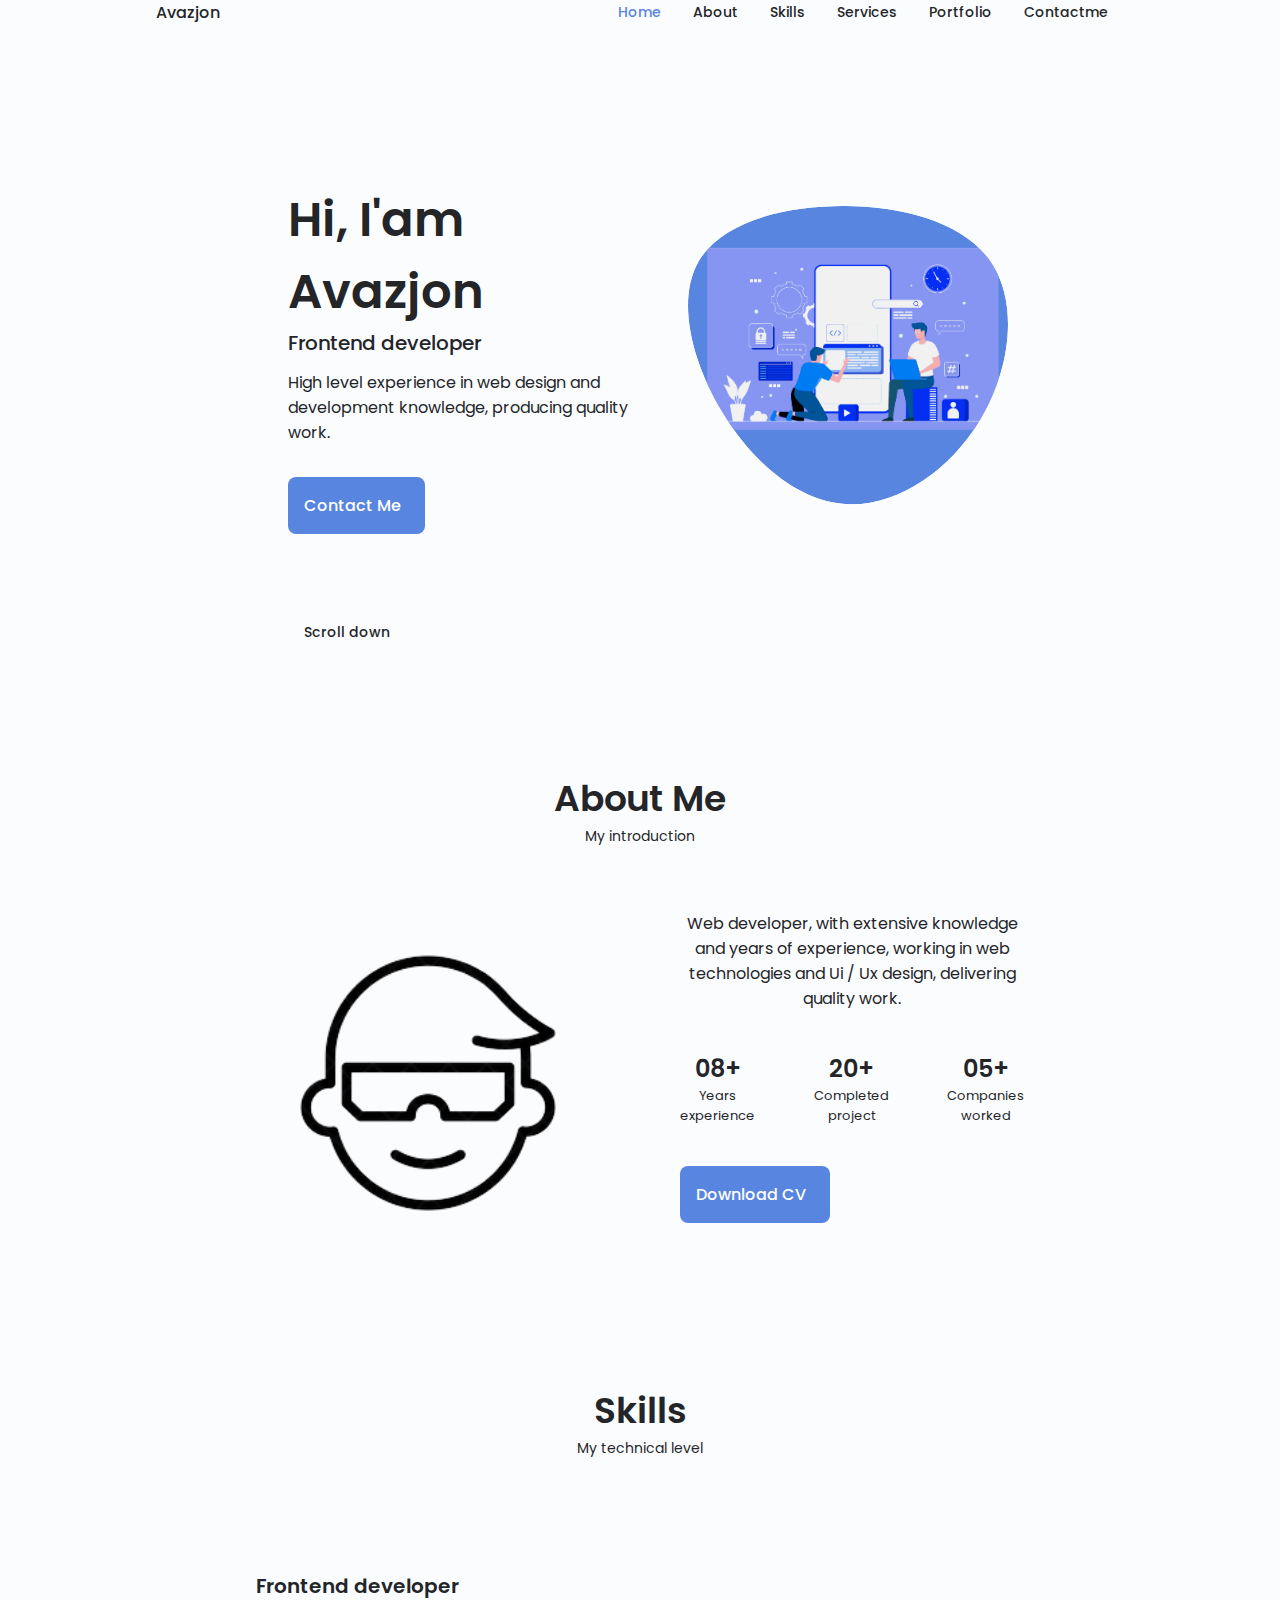
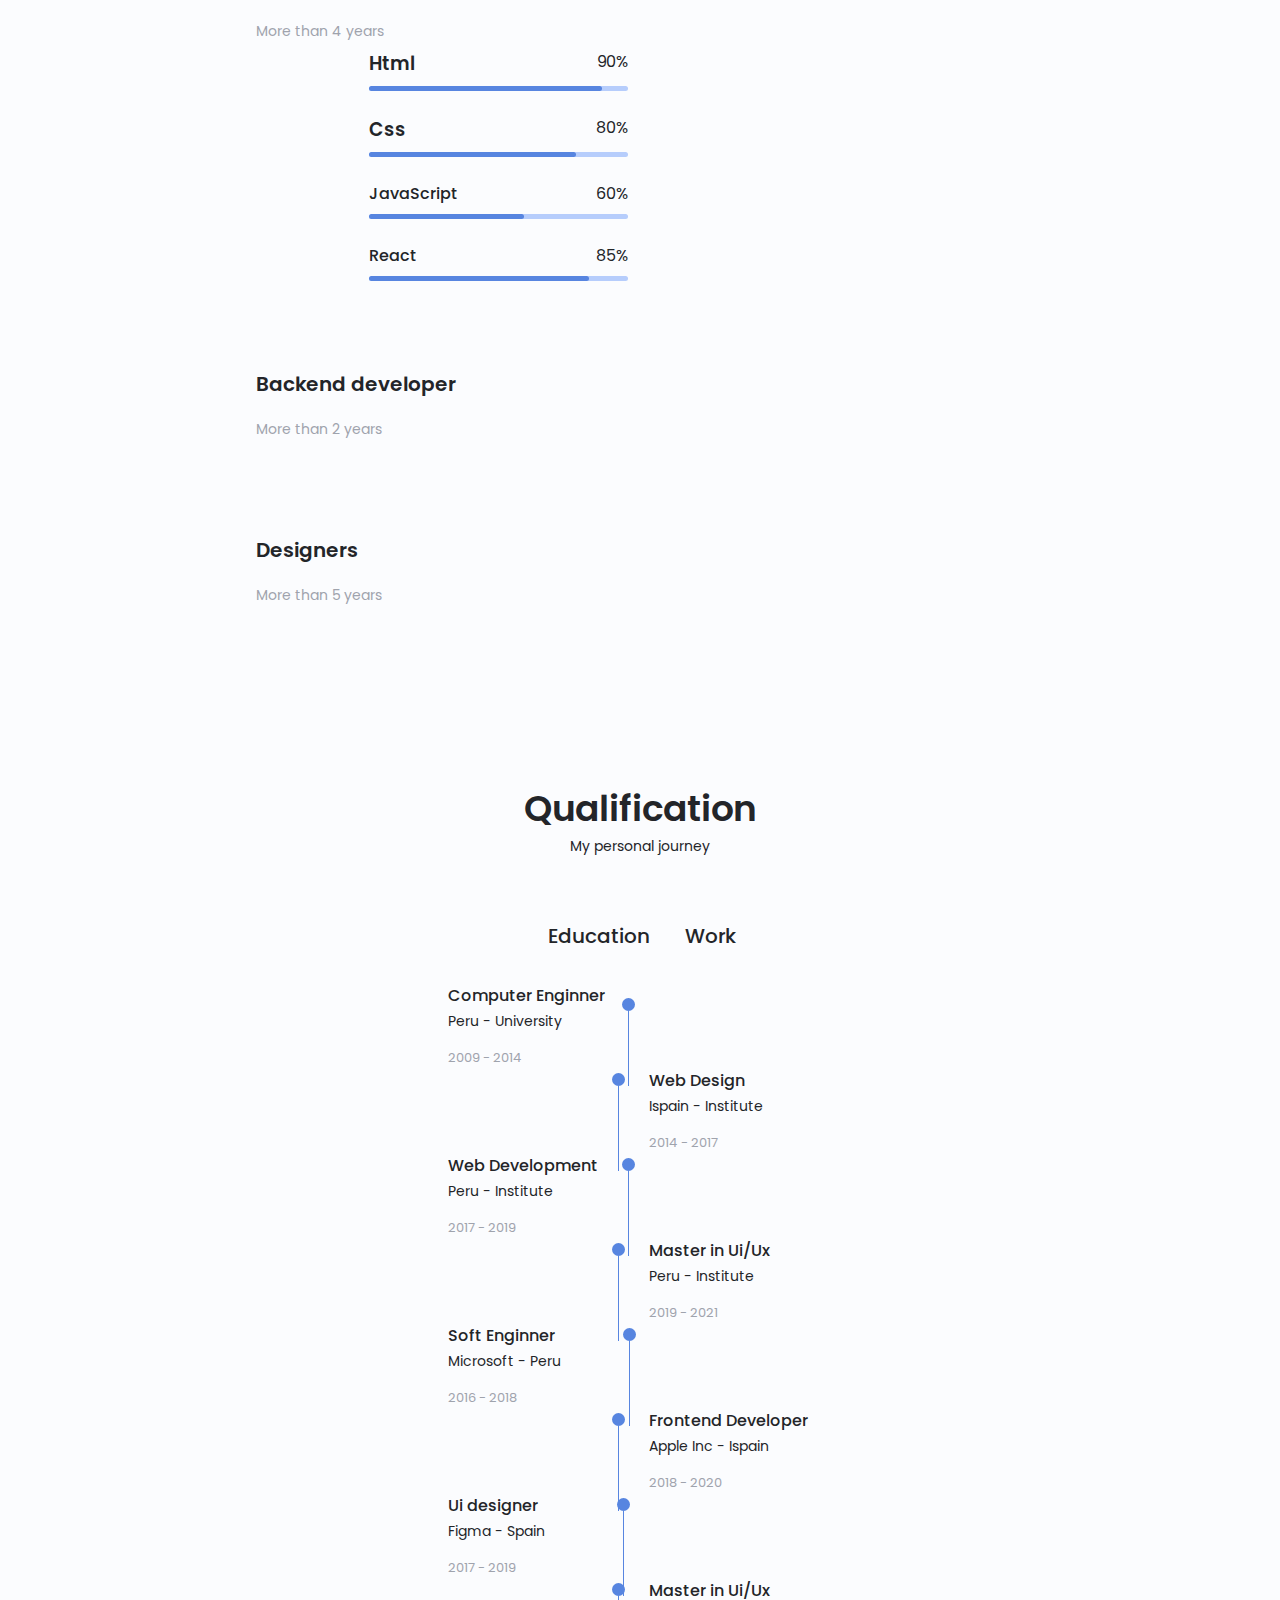
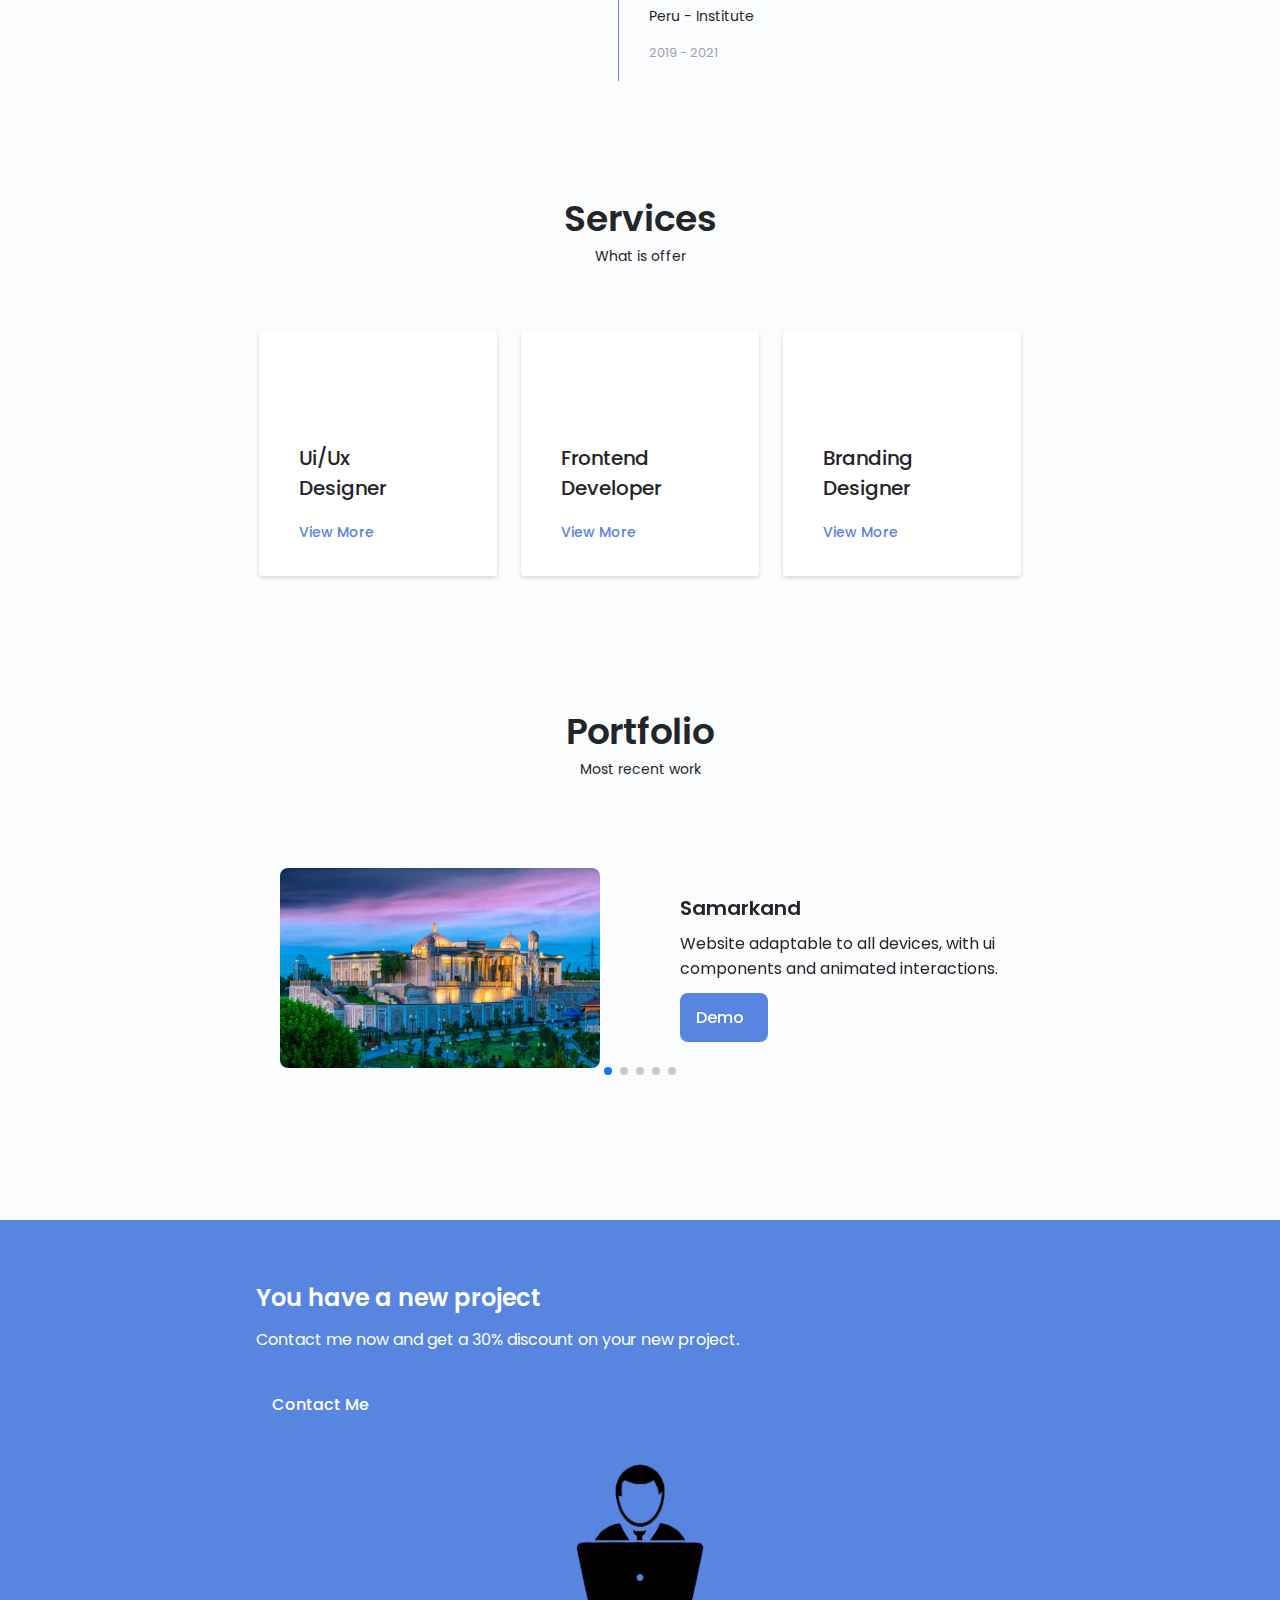
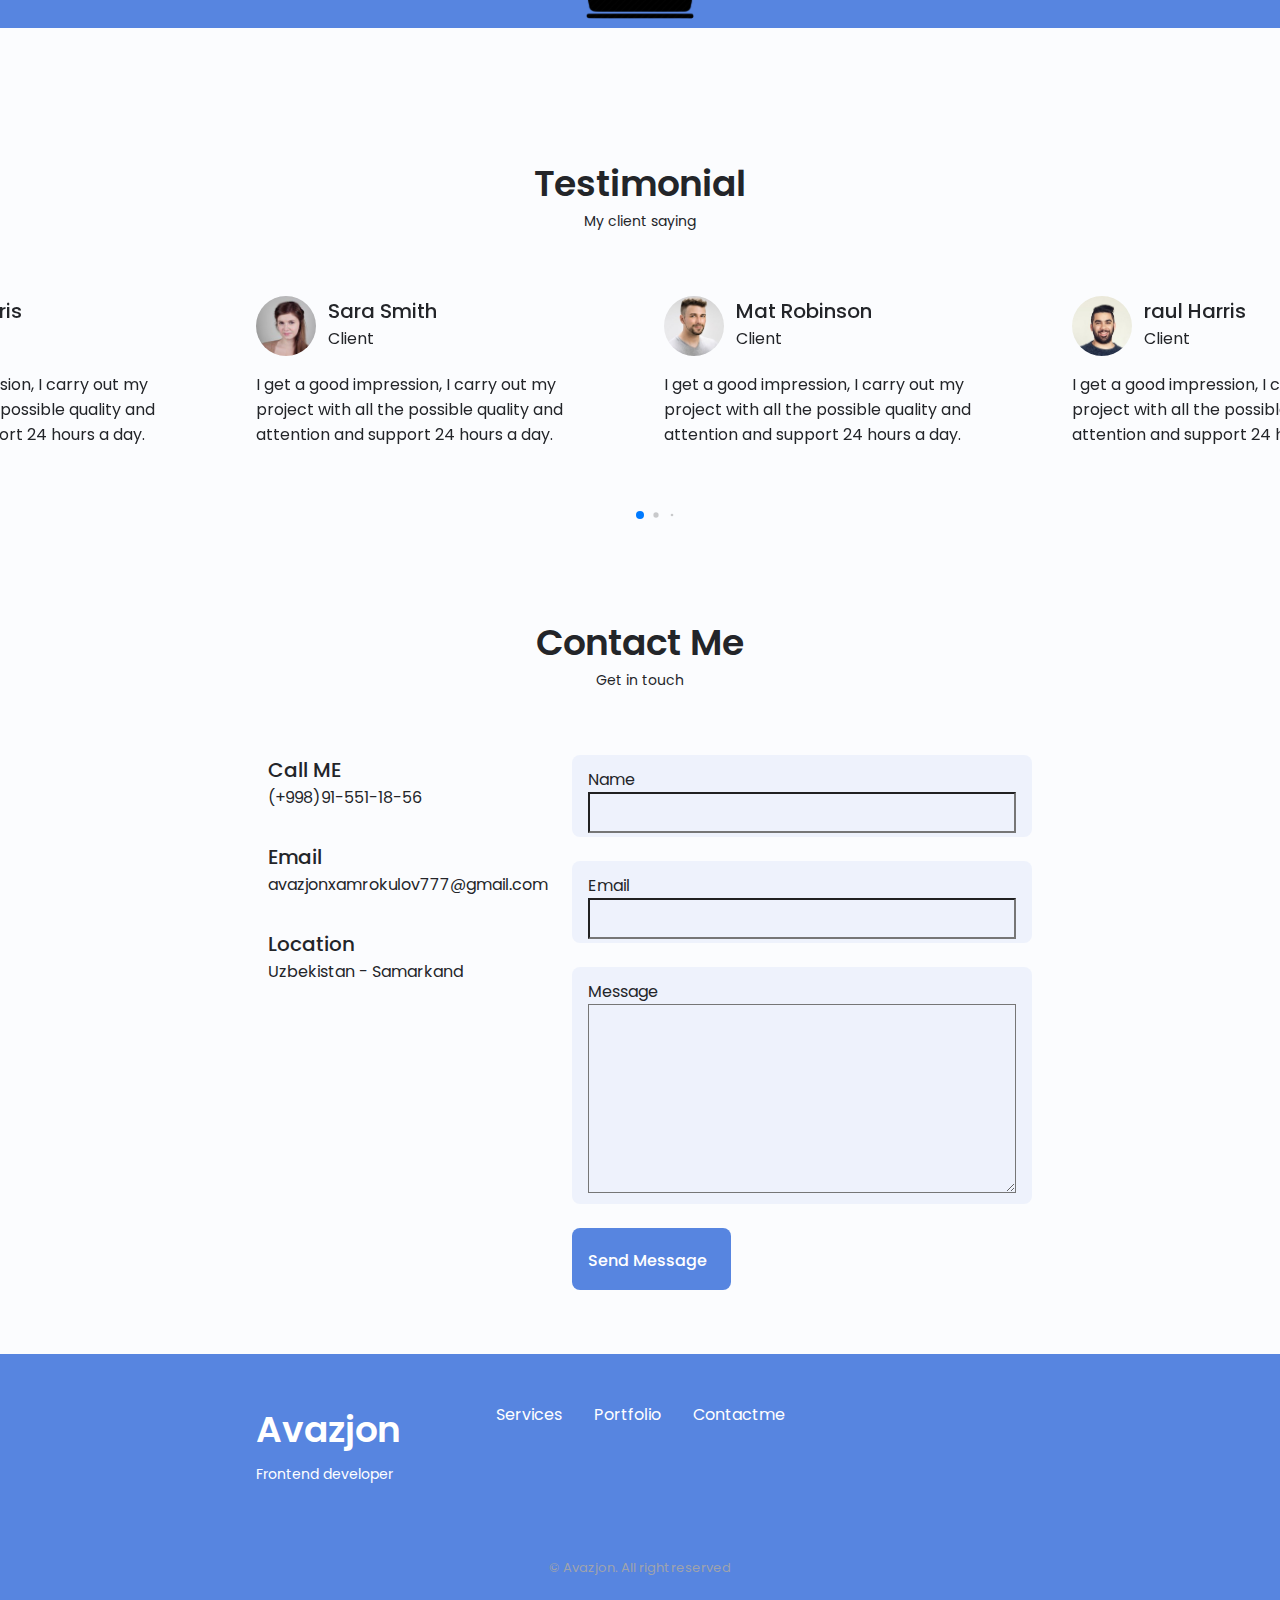
<file: a/index.html>
<!DOCTYPE html>
<html lang="en">

<head>
    <meta charset="UTF-8">
    <meta name="viewport" content="width=device-width, initial-scale=1.0">

    <!--==================== UNICONS ====================-->
    <link rel="stylesheet" href="https://unicons.iconscout.com/release/v4.0.0/css/line.css">


    <!--==================== SWIPER CSS ====================-->
    <link rel="stylesheet" href="./assets/css/swiper-bundle.min.css">

    <!--==================== CSS ====================-->
    <link rel="stylesheet" href="assets/css/styles.css">

    <title>Avazjon</title>
</head>

<body>
    <!--==================== HEADER ====================-->
    <header class="header" id="header">
        <nav class="nav container" id="nav">
            <a href="#" class="nav__logo">Avazjon</a>
            <div class="nav__menu" id="nav-menu">
                <ul class="nav__list grid">
                    <li class="nav__item">
                        <a href="#home" class="nav__link active-link">
                            <i class="uil uil-estate"></i>Home
                        </a>
                    </li>
                    <li class="nav__item">
                        <a href="#about" class="nav__link">
                            <i class="uil uil-user"></i>About
                        </a>
                    </li>
                    <li class="nav__item">
                        <a href="#skill" class="nav__link">
                            <i class="uil uil-file-alt"></i>Skills
                        </a>
                    </li>
                    <li class="nav__item">
                        <a href="#services" class="nav__link">
                            <i class="uil uil-briefcase-alt"></i>Services
                        </a>
                    </li>
                    <li class="nav__item">
                        <a href="#portfolio" class="nav__link">
                            <i class="uil uil-scenery"></i>Portfolio
                        </a>
                    </li>
                    <li class="nav__item">
                        <a href="#contact" class="nav__link">
                            <i class="uil uil-message"></i>Contactme
                        </a>
                    </li>
                </ul>
                <i class="uil uil-times nav__close" id="nav-close"></i>
            </div>
            <div class="nav__btns">
                <i class="uil uil-moon change-theme" id="theme-button"></i>
                <div class="nav__toggle" id="nav-toggle">
                    <i class="uil uil-apps"></i>
                </div>
            </div>
        </nav>
    </header>

    <!--==================== MAIN ====================-->
    <main class="main">
        <!--==================== HOME ====================-->
        <section class="home section" id="home">
            <div class="home__container container grid">
                <div class="home__content grid">
                    <div class="home__social">
                        <a href="https://www.linkedin.com/" target="_blank" class="home__social-icon">
                            <i class="uil uil-linkedin-alt"></i>
                        </a>

                        <a href="https://dribbble.com/" target="_blank" class="home__social-icon">
                            <i class="uil uil-dribbble"></i>
                        </a>

                        <a href="https://github.com/" target="_blank" class="home__social-icon">
                            <i class="uil uil-github-alt"></i>
                        </a>
                    </div>
                    <div class="home__img">
                        <svg class="home__blob" viewBox="0 0 200 187" xmlns="http://www.w3.org/2000/svg" xmlns:xlink="http://www.w3.org/1999/xlink">
                        <mask id="mask0" mask-type="alpha">
                            <path d="M190.312 36.4879C206.582 62.1187 201.309 102.826 182.328 134.186C163.346 165.547 
                            130.807 187.559 100.226 186.353C69.6454 185.297 41.0228 161.023 21.7403 129.362C2.45775 
                            97.8511 -7.48481 59.1033 6.67581 34.5279C20.9871 10.1032 59.7028 -0.149132 97.9666 
                            0.00163737C136.23 0.303176 174.193 10.857 190.312 36.4879Z"/>
                        </mask>
                        <g mask="url(#mask0)">
                            <path d="M190.312 36.4879C206.582 62.1187 201.309 102.826 182.328 134.186C163.346 
                            165.547 130.807 187.559 100.226 186.353C69.6454 185.297 41.0228 161.023 21.7403 
                            129.362C2.45775 97.8511 -7.48481 59.1033 6.67581 34.5279C20.9871 10.1032 59.7028 
                            -0.149132 97.9666 0.00163737C136.23 0.303176 174.193 10.857 190.312 36.4879Z"/>
                            <image class="home__blob-img" x="12" y="18" xlink:href="assets/img/developer.png"/>
                        </g>
                    </svg>
                    </div>
                    <div class="home__date">
                        <h1 class="home__title">Hi, I'am Avazjon</h1>
                        <h3 class="home__subtitle">Frontend developer</h3>
                        <p class="home__description">High level experience in web design and development knowledge, producing quality work.</p>
                        <a href="#contact" class="button button--flex">
                        Contact Me <i class="uil uil-message button__icon"></i>
                    </a>
                    </div>
                </div>
                <div class="home__scroll">
                    <a href="#about" class="home__scroll-button button--flex">
                        <i class="uil uil-mouse-alt home__scroll-mouse"></i>
                        <span class="home__scroll-name">Scroll down</span>
                        <i class="uil uil-arrow-down home__scroll-arrow"></i>
                    </a>
                </div>
            </div>
        </section>

        <!--==================== ABOUT ====================-->
        <section class="about section" id="about">
            <h2 class="section__title">About Me</h2>
            <span class="section__subtitle">My introduction</span>

            <div class="about__container container grid">
                <img src="assets/img/face.png" alt="" class="about__img">

                <div class="about__data">
                    <p class="about__description">Web developer, with extensive knowledge and years of experience, working in web technologies and Ui / Ux design, delivering quality work.</p>
                    <div class="about__info">
                        <div>
                            <span class="about__info-title">08+</span>
                            <span class="about__info-name">Years <br>experience </span>
                        </div>
                        <div>
                            <span class="about__info-title">20+</span>
                            <span class="about__info-name">Completed <br> project </span>
                        </div>
                        <div>
                            <span class="about__info-title">05+</span>
                            <span class="about__info-name">Companies <br> worked </span>
                        </div>
                    </div>
                    <div class="about__buttons">
                        <a download="" href="assets/pdf/Alexa-Cv.pdf" class="button button--flex">
                        Download CV<i class="uil uil-download-alt button__icon"></i>
                    </a>
                    </div>
                </div>
            </div>
        </section>

        <!--==================== SKILLS ====================-->
        <section class="skills section" id="skills">
            <h2 class="section__title">Skills</h2>
            <span class="section__subtitle">My technical level</span>



            <div class="skills__container container grid">
                <div>
                    <div class="skills__content skills__open">
                        <div class="skills__header">
                            <i class="uil uil-brackets-curly skills__icon"></i>

                            <div>
                                <h1 class="skills__title">Frontend developer</h1>
                                <span class="skills__subtitle">More than 4 years</span>

                                <i class="uil uil-angle-down skills__arrow"></i>
                            </div>

                            <div class="skills__list grid">
                                <div class="skills__data">
                                    <div class="skills__titles">
                                        <h3 class="skills__names">Html</h3>
                                        <p class="skills__number">90%</p>
                                    </div>
                                    <div class="skills__bar">
                                        <span class="skills__percentage skills__html"></span>
                                    </div>
                                </div>

                                <div class="skills__data">
                                    <div class="skills__titles">
                                        <h3 class="skills__names">Css</h3>
                                        <p class="skills__number">80%</p>
                                    </div>
                                    <div class="skills__bar">
                                        <span class="skills__percentage skills__css"></span>
                                    </div>
                                </div>
                                <div class="skills__data">
                                    <div class="skills__titles">
                                        <h3 class="skills__name">JavaScript</h3>
                                        <p class="skills__number">60%</p>
                                    </div>
                                    <div class="skills__bar">
                                        <span class="skills__percentage skills__js"></span>
                                    </div>
                                </div>
                                <div class="skills__data">
                                    <div class="skills__titles">
                                        <h3 class="skills__name">React</h3>
                                        <p class="skills__number">85%</p>
                                    </div>
                                    <div class="skills__bar">
                                        <span class="skills__percentage skills__react"></span>
                                    </div>
                                </div>
                            </div>
                        </div>
                    </div>
                    <div class="skills__content skills__close">
                        <div class="skills__header">
                            <i class="uil uil-server-network skills__icon"></i>

                            <div>
                                <h1 class="skills__title">Backend developer</h1>
                                <span class="skills__subtitle">More than 2 years</span>

                                <i class="uil uil-angle-down skills__arrow"></i>
                            </div>

                            <div class="skills__list grid">
                                <div class="skills__data">
                                    <div class="skills__titles">
                                        <h3 class="skills__name">PHP</h3>
                                        <p class="skills__number">80%</p>
                                    </div>
                                    <div class="skills__bar">
                                        <span class="skills__percentage skills__php "></span>
                                    </div>
                                </div>

                                <div class="skills__data">
                                    <div class="skills__titles">
                                        <h3 class="skills__name">Node Js</h3>
                                        <p class="skills__number">70%</p>
                                    </div>
                                    <div class="skills__bar">
                                        <span class="skills__percentage skills__node"></span>
                                    </div>
                                </div>
                                <div class="skills__data">
                                    <div class="skills__titles">
                                        <h3 class="skills__name">Firebase</h3>
                                        <p class="skills__number">90%</p>
                                    </div>
                                    <div class="skills__bar">
                                        <span class="skills__percentage skills__firebase"></span>
                                    </div>
                                </div>
                                <div class="skills__data">
                                    <div class="skills__titles">
                                        <h3 class="skills__name">Python</h3>
                                        <p class="skills__number">55%</p>
                                    </div>
                                    <div class="skills__bar">
                                        <span class="skills__percentage skills__python"></span>
                                    </div>
                                </div>
                            </div>
                        </div>
                    </div>
                    <div class="skills__content skills__close">
                        <div class="skills__header">
                            <i class="uil uil-swatchbook skills__icon"></i>

                            <div>
                                <h1 class="skills__title">Designers</h1>
                                <span class="skills__subtitle">More than 5 years</span>

                                <i class="uil uil-angle-down skills__arrow"></i>
                            </div>

                            <div class="skills__list skills__list2 grid">
                                <div class="skills__data">
                                    <div class="skills__titles">
                                        <h3 class="skills__name">Figma</h3>
                                        <p class="skills__number">90%</p>
                                    </div>
                                    <div class="skills__bar">
                                        <span class="skills__percentage skills__figma"></span>
                                    </div>
                                </div>

                                <div class="skills__data">
                                    <div class="skills__titles">
                                        <h3 class="skills__name">Sketch</h3>
                                        <p class="skills__number">85%</p>
                                    </div>
                                    <div class="skills__bar">
                                        <span class="skills__percentage skills__sketch"></span>
                                    </div>
                                </div>
                                <div class="skills__data">
                                    <div class="skills__titles">
                                        <h3 class="skills__name">Photoshop</h3>
                                        <p class="skills__number">85%</p>
                                    </div>
                                    <div class="skills__bar">
                                        <span class="skills__percentage skills__photoshop"></span>
                                    </div>
                                </div>

                            </div>
                        </div>
                    </div>
                </div>
            </div>
        </section>

        <!--==================== QUALIFICATION ====================-->
        <section class="qualification section">
            <h2 class="section__title">Qualification</h2>
            <span class="section__subtitle">My personal journey</span>

            <div class="qualification__container container">
                <div class="qualification__tabs">
                    <div class="qualification__button button--flex qualification__active" data-target="#education">
                        <i class="uil uil-graduation-cap qualification__icon"></i> Education
                    </div>
                    <div class="qualification__button button--flex" data-target="#work">
                        <i class="uil uil-briefcase-alt qualification__icon"></i> Work
                    </div>
                </div>

                <div class="qualification__section">
                    <div class="qualification__content">
                        <div class="qualification__data">
                            <div>
                                <h3 class="qualification__title ">Computer Enginner</h3>
                                <span class="qualification__subtitle">Peru - University</span>
                                <div class="qualification__calendar">
                                    <i class="uil uil-calendar-alt"></i> 2009 - 2014
                                </div>
                            </div>
                            <div class="data2">
                                <span class="qualification__rounder"></span>
                                <span class="qualification__line "></span>
                            </div>
                        </div>
                        <div class="qualification__data data">
                            <div></div>

                            <div>
                                <span class="qualification__rounder"></span>
                                <span class="qualification__line"></span>
                            </div>
                            <div>
                                <h3 class="qualification__title ">Web Design</h3>
                                <span class="qualification__subtitle">Ispain - Institute</span>
                                <div class="qualification__calendar">
                                    <i class="uil uil-calendar-alt"></i> 2014 - 2017
                                </div>
                            </div>

                        </div>
                        <div class="qualification__data">
                            <div>
                                <h3 class="qualification__title">Web Development</h3>
                                <span class="qualification__subtitle">Peru - Institute</span>
                                <div class="qualification__calendar">
                                    <i class="uil uil-calendar-alt"></i> 2017 - 2019
                                </div>
                            </div>
                            <div>
                                <span class="qualification__rounder"></span>
                                <span class="qualification__line"></span>
                            </div>
                        </div>
                        <div class="qualification__data data">
                            <div></div>
                            <div>
                                <span class="qualification__rounder"></span>
                                <span class="qualification__line"></span>

                            </div>

                            <div>
                                <h3 class="qualification__title ">Master in Ui/Ux</h3>
                                <span class="qualification__subtitle">Peru - Institute</span>
                                <div class="qualification__calendar">
                                    <i class="uil uil-calendar-alt"></i> 2019 - 2021
                                </div>
                            </div>

                        </div>
                    </div>
                    <div class="qualification__content">
                        <div class="qualification__data">
                            <div>
                                <h3 class="qualification__title">Soft Enginner</h3>
                                <span class="qualification__subtitle">Microsoft - Peru </span>
                                <div class="qualification__calendar">
                                    <i class="uil uil-calendar-alt"></i> 2016 - 2018
                                </div>
                            </div>
                            <div class="line2">
                                <span class="qualification__rounder"></span>
                                <span class="qualification__line"></span>
                            </div>
                        </div>
                        <div class="qualification__data data">
                            <div></div>

                            <div>
                                <span class="qualification__rounder"></span>
                                <span class="qualification__line"></span>
                            </div>
                            <div>
                                <h3 class="qualification__title ">Frontend Developer</h3>
                                <span class="qualification__subtitle">Apple Inc - Ispain</span>
                                <div class="qualification__calendar">
                                    <i class="uil uil-calendar-alt"></i> 2018 - 2020
                                </div>
                            </div>

                        </div>
                        <div class="qualification__data ">
                            <div>
                                <h3 class="qualification__title">Ui designer</h3>
                                <span class="qualification__subtitle">Figma - Spain</span>
                                <div class="qualification__calendar">
                                    <i class="uil uil-calendar-alt"></i> 2017 - 2019
                                </div>
                            </div>
                            <div class="line3">
                                <span class="qualification__rounder"></span>
                                <span class="qualification__line"></span>
                            </div>
                        </div>
                        <div class="qualification__data data">
                            <div></div>
                            <div>
                                <span class="qualification__rounder"></span>
                                <span class="qualification__line"></span>
                            </div>
                            <div>
                                <h3 class="qualification__title ">Master in Ui/Ux</h3>
                                <span class="qualification__subtitle">Peru - Institute</span>
                                <div class="qualification__calendar">
                                    <i class="uil uil-calendar-alt"></i> 2019 - 2021
                                </div>
                            </div>

                        </div>
                    </div>
                </div>
            </div>
        </section>

        <!--==================== SERVICES ====================-->
        <section class="services section" id="services">
            <h2 class="section__title">Services</h2>
            <span class="section__subtitle">What is offer</span>

            <div class="services__container container grid">
                <div class="services__content">
                    <div>
                        <i class="uil uil-web-grid services__icon"></i>
                        <h3 class="services__title">Ui/Ux <br> Designer</h3>

                        <span class="button button--flex button--small button--link services__button">
                        View More
                        <i class="uil uil-arrow-right button__icon"></i>
                    </span>

                        <div class="services__modal">
                            <div class="services__modal-content">
                                <h4 class="services__modal-title">Ui/Ux <br> Designer</h4>
                                <i class="uil uil-times services__modal-close"></i>

                                <ul class="services__modal-services grid">
                                    <li class="services__modal-services">
                                        <i class="uil uil-check-circle services__modal-icon"></i>
                                        <p>I develop the user interface </p>
                                    </li>
                                    <li class="services__modal-services">
                                        <i class="uil uil-check-circle services__modal-icon"></i>
                                        <p>Web page development.</p>
                                    </li>
                                    <li class="services__modal-services">
                                        <i class="uil uil-check-circle services__modal-icon"></i>
                                        <p>I create ux element interactions. </p>
                                    </li>
                                    <li class="services__modal-services">
                                        <i class="uil uil-check-circle services__modal-icon"></i>
                                        <p>I position your company brand.</p>
                                    </li>
                                </ul>
                            </div>
                        </div>
                    </div>
                </div>
                <div class="services__content">
                    <div>
                        <i class="uil uil-arrow services__icon"></i>
                        <h3 class="services__title">Frontend<br> Developer</h3>

                        <span class="button button--flex button--small button--link services__button">
                        View More
                        <i class="uil uil-arrow-right button__icon"></i>
                    </span>

                        <div class="services__modal">
                            <div class="services__modal-content">
                                <h4 class="services__modal-title">Frontend<br> Developer</h4>
                                <i class="uil uil-times services__modal-close"></i>

                                <ul class="services__modal-services grid">
                                    <li class="services__modal-services">
                                        <i class="uil uil-check-circle services__modal-icon"></i>
                                        <p>I develop the user interface </p>
                                    </li>
                                    <li class="services__modal-services">
                                        <i class="uil uil-check-circle services__modal-icon"></i>
                                        <p>Web page development.</p>
                                    </li>
                                    <li class="services__modal-services">
                                        <i class="uil uil-check-circle services__modal-icon"></i>
                                        <p>I create ux element interactions. </p>
                                    </li>
                                    <li class="services__modal-services">
                                        <i class="uil uil-check-circle services__modal-icon"></i>
                                        <p>I position your company brand.</p>
                                    </li>
                                </ul>
                            </div>
                        </div>
                    </div>
                </div>
                <div class="services__content">
                    <div>
                        <i class="uil uil-pen services__icon"></i>
                        <h3 class="services__title">Branding<br> Designer</h3>

                        <span class="button button--flex button--small button--link services__button">
                        View More
                        <i class="uil uil-arrow-right button__icon"></i>
                    </span>

                        <div class="services__modal">
                            <div class="services__modal-content">
                                <h4 class="services__modal-title">Branding<br> Designer</h4>
                                <i class="uil uil-times services__modal-close"></i>

                                <ul class="services__modal-services grid">
                                    <li class="services__modal-services">
                                        <i class="uil uil-check-circle services__modal-icon"></i>
                                        <p>I develop the user interface </p>
                                    </li>
                                    <li class="services__modal-services">
                                        <i class="uil uil-check-circle services__modal-icon"></i>
                                        <p>Web page development.</p>
                                    </li>
                                    <li class="services__modal-services">
                                        <i class="uil uil-check-circle services__modal-icon"></i>
                                        <p>I create ux element interactions. </p>
                                    </li>
                                    <li class="services__modal-services">
                                        <i class="uil uil-check-circle services__modal-icon"></i>
                                        <p>I position your company brand.</p>
                                    </li>
                                </ul>
                            </div>
                        </div>
                    </div>
                </div>
            </div>
        </section>

        <!--==================== PORTFOLIO ====================-->
        <section class="portfolio section" id="portfolio">
            <h2 class="section__title">Portfolio</h2>
            <span class="section__subtitle">Most recent work</span>
            <div class="portfolio__container container swiper-container">
                <div class=" swiper-wrapper">
                    <div class="portfolio__content grid swiper-slide">
                        <img src="assets/img/sam.jpg" class="portfolio__img" alt="">
                        <div class="portfolio__data">
                            <h3 class="portfolio__title">Samarkand</h3>
                            <p class="portfolio__description">Website adaptable to all devices, with ui components and animated interactions.</p>
                            <a href="./assets/portfolio/Samarkand/inner.html" class="button button--flex button--small portfolio__button">Demo
                                <i class="uil uil-arrow-right button__icon"></i>
                            </a>
                        </div>
                    </div>
                    <div class="portfolio__content grid swiper-slide">
                        <img src="assets/img/t.jpg" class="portfolio__img" alt="">
                        <div class="portfolio__data">
                            <h3 class="portfolio__title">Hotels</h3>
                            <p class="portfolio__description">Website adaptable to all devices, with ui components and animated interactions.</p>
                            <a href="./assets/portfolio/Hotels/index.html" class="button button--flex button--small portfolio__button">Demo
                                <i class="uil uil-arrow-right button__icon"></i>
                            </a>
                        </div>
                    </div>
                    <div class="portfolio__content grid swiper-slide">
                        <img src="assets/img/Rectangle 236.png" class="portfolio__img" alt="">
                        <div class="portfolio__data">
                            <h3 class="portfolio__title">For Destktop</h3>
                            <p class="portfolio__description">Website adaptable to all devices, with ui components and animated interactions.</p>
                            <a href="./assets/portfolio/topshiriq3/index.html" class="button button--flex button--small portfolio__button">Demo
                                <i class="uil uil-arrow-right button__icon"></i>
                            </a>
                        </div>
                    </div>
                    <div class="portfolio__content grid swiper-slide">
                        <img src="assets/img/Frame.png" class="portfolio__img" alt="">
                        <div class="portfolio__data">
                            <h3 class="portfolio__title">KANN</h3>
                            <p class="portfolio__description">Website adaptable to all devices, with ui components and animated interactions.</p>
                            <a href="./assets/portfolio/KANN/index.html" class="button button--flex button--small portfolio__button">Demo
                                <i class="uil uil-arrow-right button__icon"></i>
                            </a>
                        </div>
                    </div>
                    <div class="portfolio__content grid swiper-slide">
                        <img src="assets/img/b.png" class="portfolio__img" alt="">
                        <div class="portfolio__data">
                            <h3 class="portfolio__title">Shopping</h3>
                            <p class="portfolio__description">Website adaptable to all devices, with ui components and animated interactions.</p>
                            <a href="./assets/portfolio/Shopping/index.html" class="button button--flex button--small portfolio__button">Demo
                                <i class="uil uil-arrow-right button__icon"></i>
                            </a>
                        </div>
                    </div>
                </div>
                <div class="swiper-button-next">
                    <i class="uil uil-angle-right-b swiper-portfolio-icon"></i></div>
                <div class="swiper-button-prev">
                    <i class="uil uil-angle-left-b swiper-portfolio-icon"></i>
                </div>

                <div class="swiper-pagination"></div>
            </div>
        </section>

        <!--==================== PROJECT IN MIND ====================-->
        <section class="project section">
            <div class="project__bg">
                <div class="project_container container grid">
                    <div class="project__data">
                        <h2 class="project__title">You have a new project</h2>
                        <div class="project__description">Contact me now and get a 30% discount on your new project.</div>
                        <a href="#contact" class="button button--flex butoon--white">Contact Me
                            <i class="uil uil-message project__icon button__icon"></i>
                        </a>
                    </div>

                    <img src="assets/img/laptop.png" alt="" class="project__img">
                </div>
            </div>
        </section>

        <!--==================== TESTIMONIAL ====================-->
        <section class="testimonial section swiper-container">
            <h2 class="section__title">Testimonial</h2>
            <span class="section__subtitle">My client saying</span>
            <div class="testimonial__container container">
                <div class="swiper-wrapper">
                    <div class="testimonial__content swiper-slide">
                        <div class="testimonial__data">
                            <div class="testimonial__header">
                                <img src="assets/img/testimonial1.jpg" alt="" class="testimonial__img">
                                <div>
                                    <h3 class="testimonial__name">Sara Smith</h3>
                                    <span class="testimonial_client">Client</span>
                                </div>
                            </div>

                            <div>
                                <i class="uil uil-star testimonial__icon-star"></i>
                                <i class="uil uil-star testimonial__icon-star"></i>
                                <i class="uil uil-star testimonial__icon-star"></i>
                                <i class="uil uil-star testimonial__icon-star"></i>
                                <i class="uil uil-star testimonial__icon-star"></i>
                            </div>
                        </div>
                        <p class="testimonial__description">I get a good impression, I carry out my project with all the possible quality and attention and support 24 hours a day.</p>
                    </div>
                    <div class="testimonial__content swiper-slide">
                        <div class="testimonial__data">
                            <div class="testimonial__header">
                                <img src="assets/img/testimonial2.jpg" alt="" class="testimonial__img">
                                <div>
                                    <h3 class="testimonial__name">Mat Robinson</h3>
                                    <span class="testimonial_client">Client</span>
                                </div>
                            </div>

                            <div>
                                <i class="uil uil-star testimonial__icon-star"></i>
                                <i class="uil uil-star testimonial__icon-star"></i>
                                <i class="uil uil-star testimonial__icon-star"></i>
                                <i class="uil uil-star testimonial__icon-star"></i>
                                <i class="uil uil-star testimonial__icon-star"></i>
                            </div>
                        </div>
                        <p class="testimonial__description">I get a good impression, I carry out my project with all the possible quality and attention and support 24 hours a day.</p>
                    </div>
                    <div class="testimonial__content swiper-slide">
                        <div class="testimonial__data">
                            <div class="testimonial__header">
                                <img src="assets/img/testimonial3.jpg" alt="" class="testimonial__img">
                                <div>
                                    <h3 class="testimonial__name">raul Harris</h3>
                                    <span class="testimonial_client">Client</span>
                                </div>
                            </div>

                            <div>
                                <i class="uil uil-star testimonial__icon-star"></i>
                                <i class="uil uil-star testimonial__icon-star"></i>
                                <i class="uil uil-star testimonial__icon-star"></i>
                                <i class="uil uil-star testimonial__icon-star"></i>
                                <i class="uil uil-star testimonial__icon-star"></i>
                            </div>
                        </div>
                        <p class="testimonial__description">I get a good impression, I carry out my project with all the possible quality and attention and support 24 hours a day.</p>
                    </div>
                </div>
                <div class="swiper-pagination swiper-pagination-testimonial"></div>
            </div>
        </section>

        <!--==================== CONTACT ME ====================-->
        <section class="contact section" id="contact">
            <h2 class="section__title">Contact Me</h2>
            <span class="section__subtitle">Get in touch</span>
            <div class="contact__container container grid">
                <div>
                    <div class="contact__information">
                        <i class="uil uil-phone contact__icon"></i>

                        <div>
                            <h3 class="contact__title">Call ME</h3>
                            <div class="contact__subtitle">(+998)91-551-18-56</div>
                        </div>
                    </div>
                    <div class="contact__information">
                        <i class="uil uil-envelope contact__icon"></i>

                        <div>
                            <h3 class="contact__title">Email</h3>
                            <div class="contact__subtitle">avazjonxamrokulov777@gmail.com</div>
                        </div>
                    </div>
                    <div class="contact__information">
                        <i class="uil uil-map contact__icon"></i>

                        <div>
                            <h3 class="contact__title">Location</h3>
                            <div class="contact__subtitle">Uzbekistan - Samarkand</div>
                        </div>
                    </div>
                </div>
                <form action="" class="contact__form grid">
                    <div class="contact__inputs grid">
                        <div class="contact__content">
                            <label for="" class="coantact__label">Name</label>
                            <input type="text" class="contact__input">
                        </div>
                        <div class="contact__content">
                            <label for="" class="coantact__label">Email</label>
                            <input type="email" class="contact__input">
                        </div>
                    </div>
                    <div class="contact__content">
                        <label for="" class="coantact__label">Message</label> <textarea name="" id="" cols="0" rows="7" class="contact__input"></textarea>
                    </div>

                    <div>
                        <a href="#" class="button butoon--flex">
                            Send Message 
                            <i class="uil uil-message button__icon"></i>
                        </a>
                    </div>
                </form>
            </div>
        </section>
    </main>

    <!--==================== FOOTER ====================-->
    <footer class="footer">
        <div class="footer__bg">
            <div class="footer__container container grid">
                <div>
                    <h1 class="footer__title">Avazjon</h1>
                    <span class="footer__subtitle">Frontend developer</span>
                </div>

                <ul class="footer__links">
                    <li>
                        <a href="#services" class="footer__link">Services</a>
                    </li>
                    <li>
                        <a href="#portfolio" class="footer__link">Portfolio</a>
                    </li>
                    <li>
                        <a href="#contact" class="footer__link">Contactme</a>
                    </li>
                </ul>
                <div class="footer__socials">
                    <a href="https://www.facebook.com/" target="_blank" class="footer__social">
                        <i class="uil uil-facebook-f"></i>
                    </a>

                    <a href="https://www.instagram.com/" target="_blank" class="footer__social">
                        <i class="uil uil-instagram "></i>
                    </a>

                    <a href="https://www.telegram.org/" target="_blank" class="footer__social">
                        <i class="uil uil-telegram-alt"></i>
                    </a>
                </div>
            </div>
            <div class="footer__copy">&#169; Avazjon. All right reserved</div>
        </div>
    </footer>

    <!--==================== SCROLL TOP ====================-->
    <a href="#" class="scrollup" id="scroll-up">
        <i class="uil uil-arrow-up scrollp__icon"></i>
    </a>

    <!--==================== SWIPER JS ====================-->
    <script src="./assets/js/swiper-bundle.min.js"></script>

    <!--==================== MAIN JS ====================-->
    <script src="assets/js/main.js"></script>
</body>

</html>
</file>
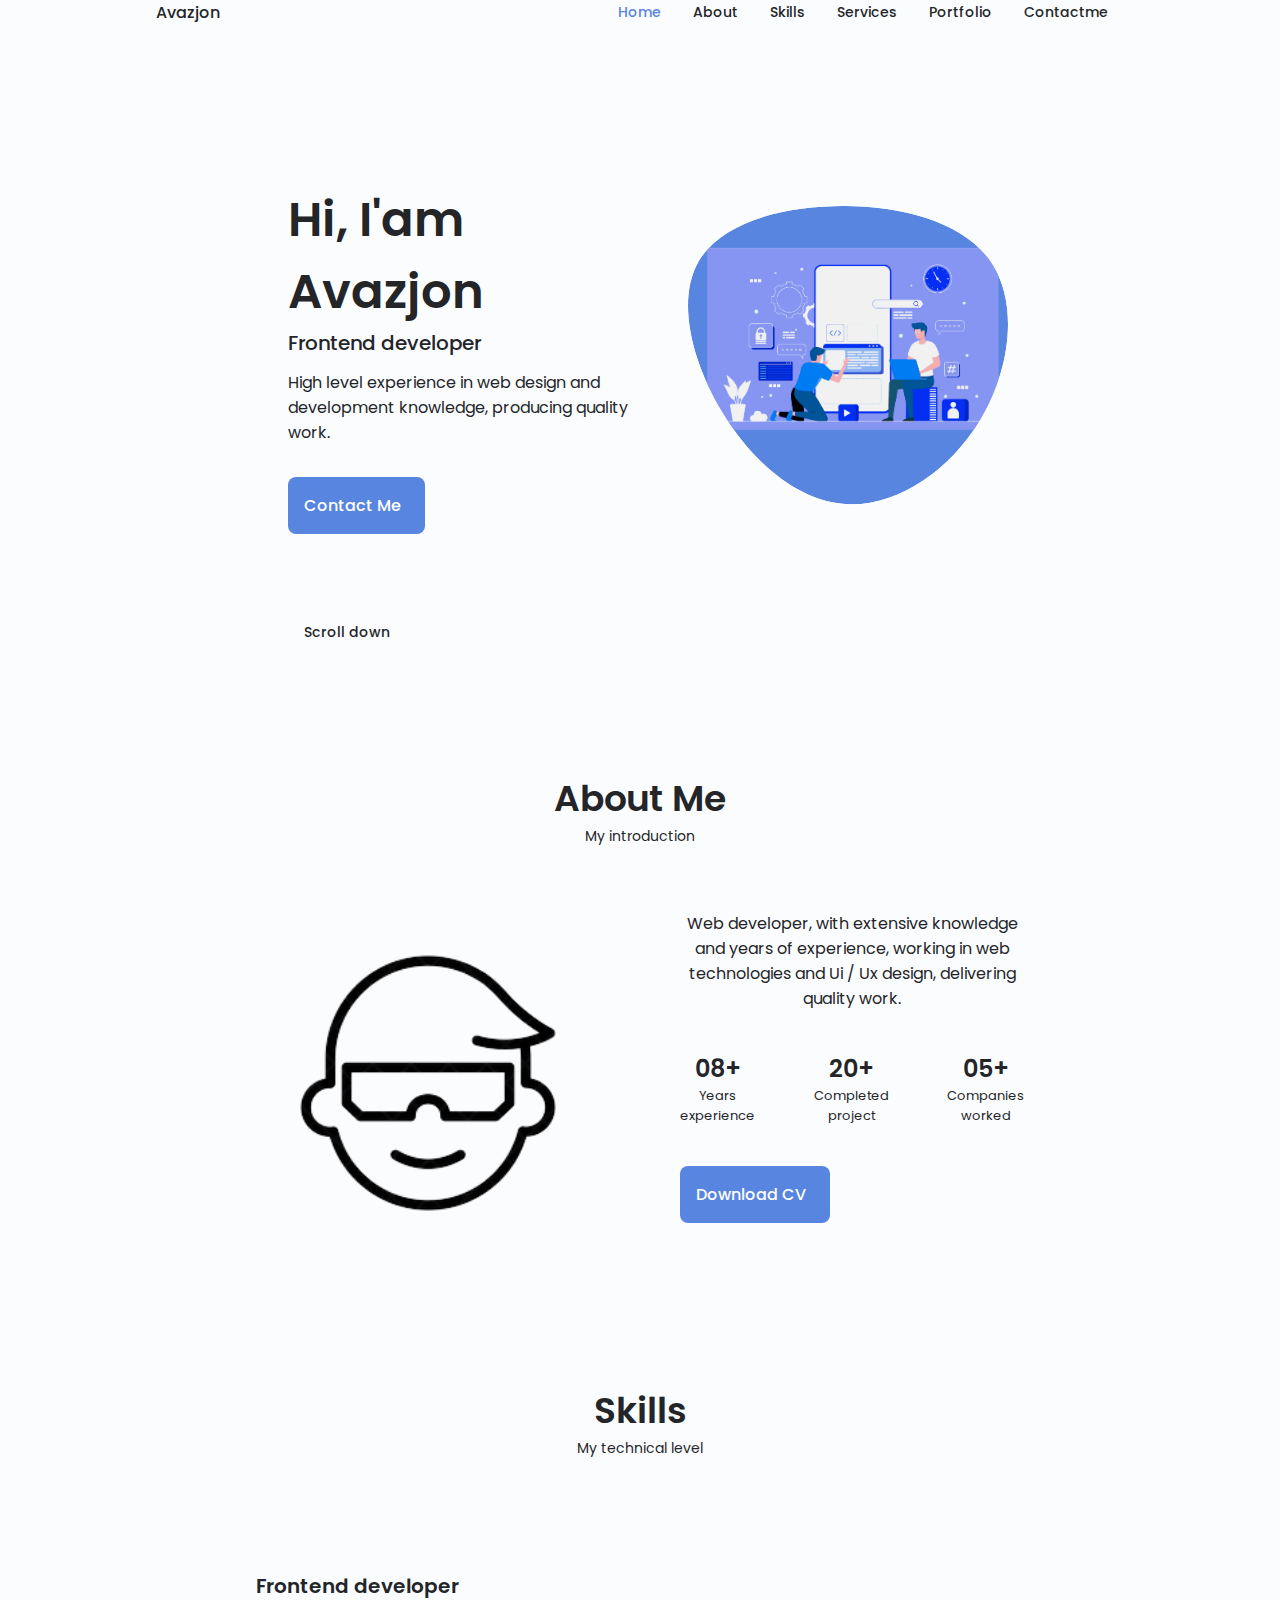
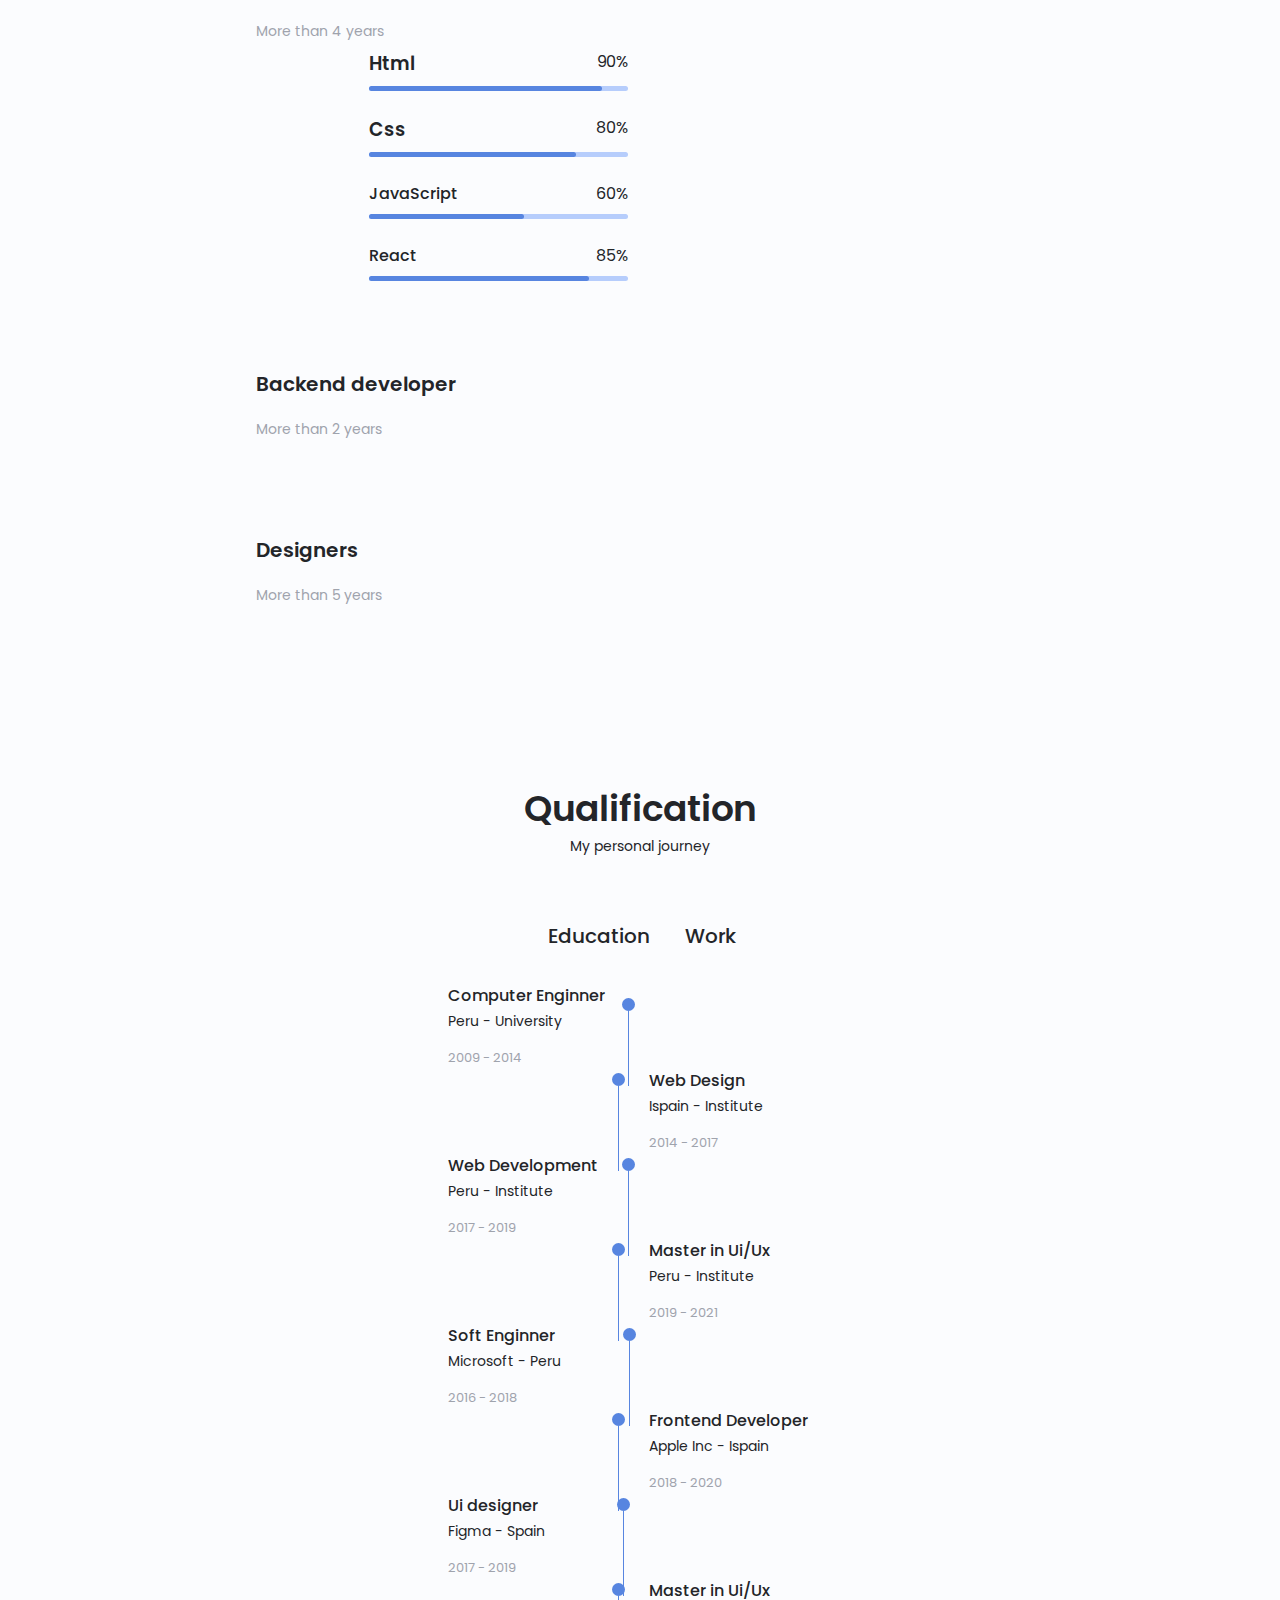
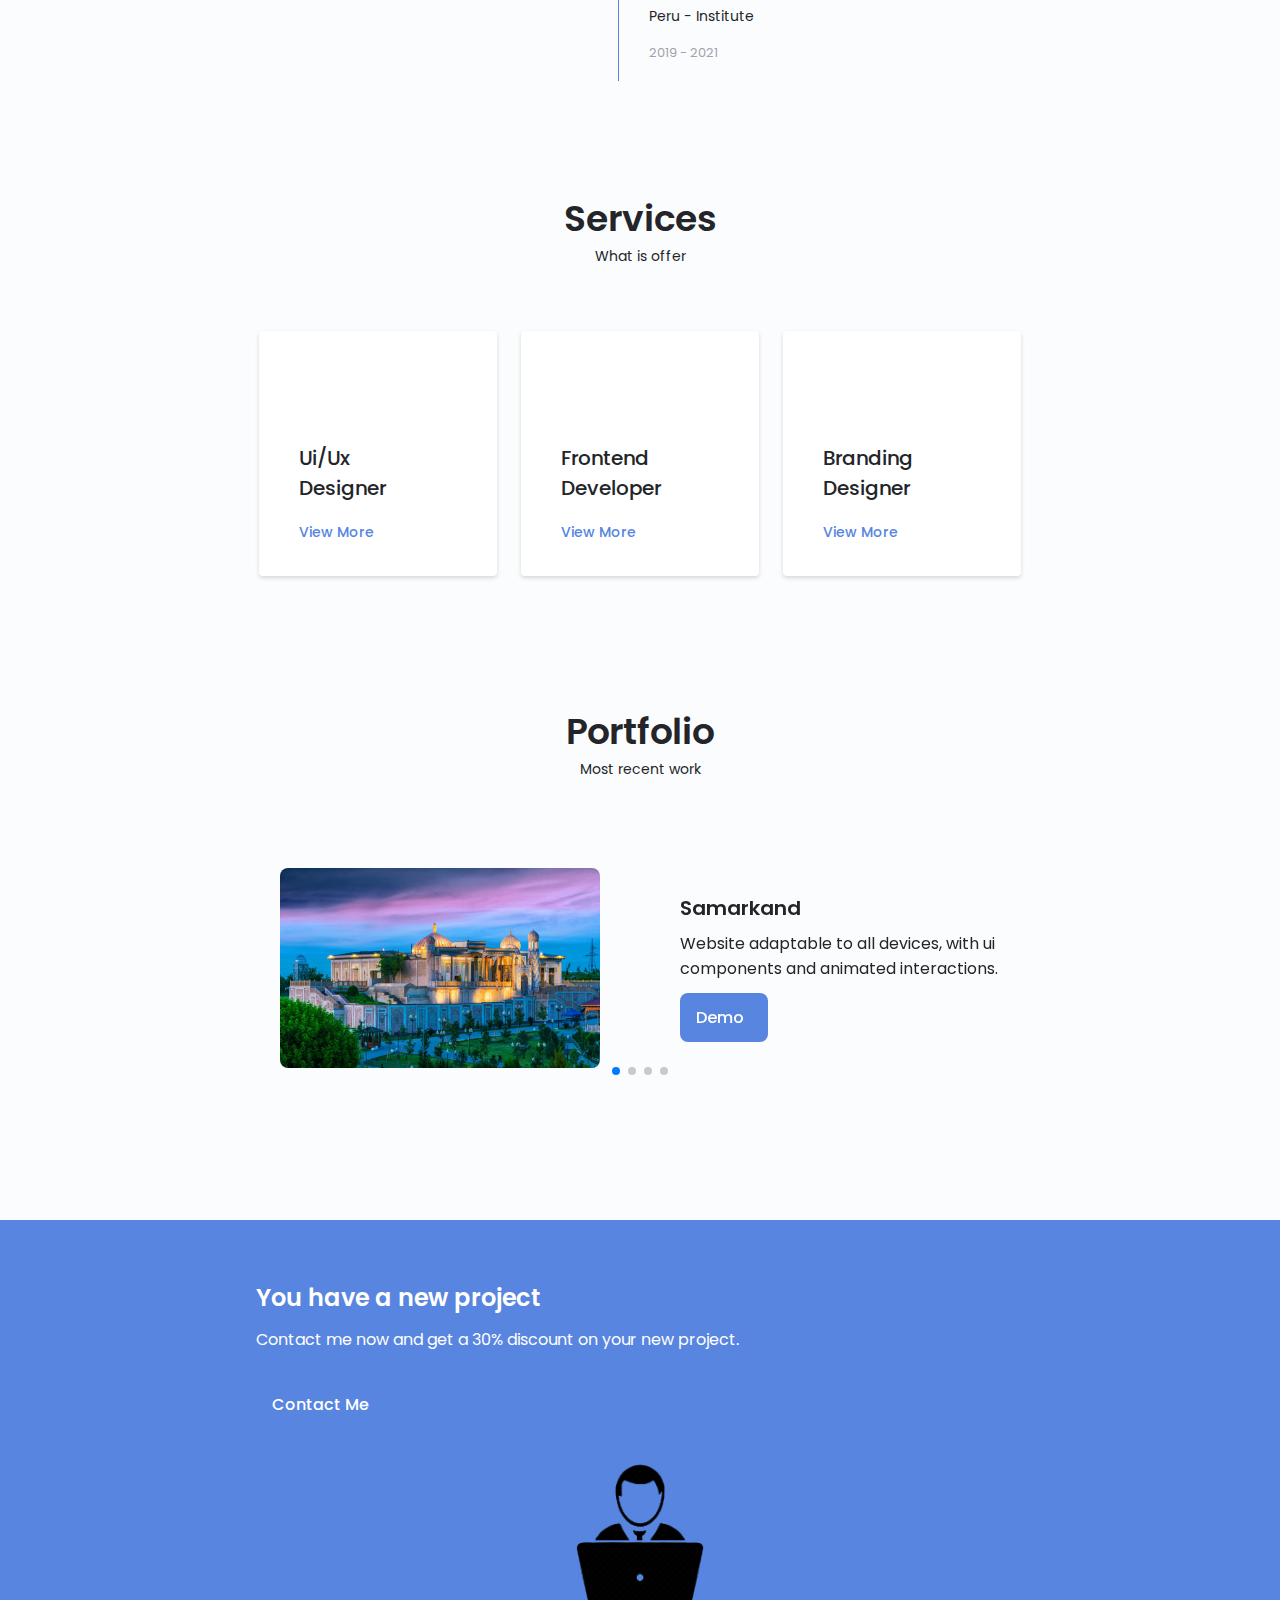
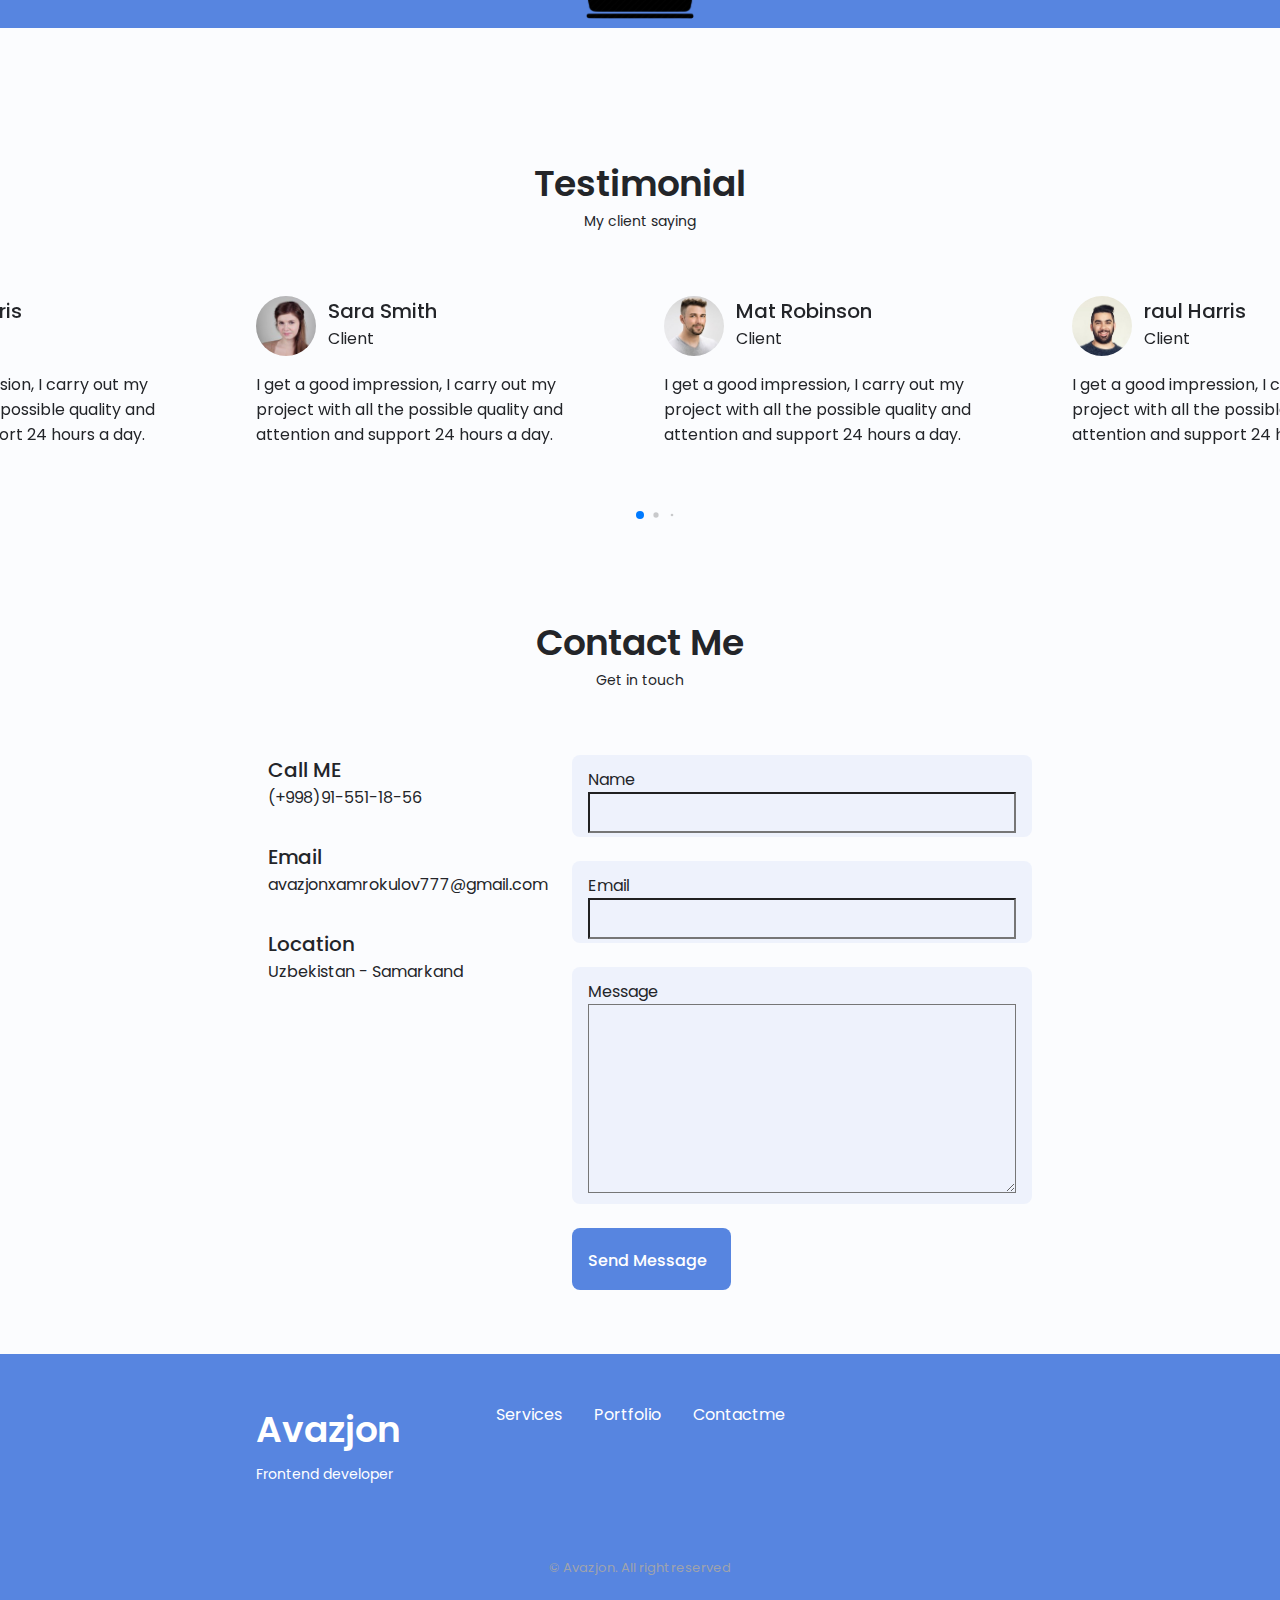
<file: portfolio/a/index.html>
<!DOCTYPE html>
<html lang="en">

<head>
    <meta charset="UTF-8">
    <meta name="viewport" content="width=device-width, initial-scale=1.0">

    <!--==================== UNICONS ====================-->
    <link rel="stylesheet" href="https://unicons.iconscout.com/release/v4.0.0/css/line.css">


    <!--==================== SWIPER CSS ====================-->
    <link rel="stylesheet" href="./assets/css/swiper-bundle.min.css">

    <!--==================== CSS ====================-->
    <link rel="stylesheet" href="assets/css/styles.css">

    <title>Avazjon</title>
</head>

<body>
    <!--==================== HEADER ====================-->
    <header class="header" id="header">
        <nav class="nav container" id="nav">
            <a href="#" class="nav__logo">Avazjon</a>
            <div class="nav__menu" id="nav-menu">
                <ul class="nav__list grid">
                    <li class="nav__item">
                        <a href="#home" class="nav__link active-link">
                            <i class="uil uil-estate"></i>Home
                        </a>
                    </li>
                    <li class="nav__item">
                        <a href="#about" class="nav__link">
                            <i class="uil uil-user"></i>About
                        </a>
                    </li>
                    <li class="nav__item">
                        <a href="#skill" class="nav__link">
                            <i class="uil uil-file-alt"></i>Skills
                        </a>
                    </li>
                    <li class="nav__item">
                        <a href="#services" class="nav__link">
                            <i class="uil uil-briefcase-alt"></i>Services
                        </a>
                    </li>
                    <li class="nav__item">
                        <a href="#portfolio" class="nav__link">
                            <i class="uil uil-scenery"></i>Portfolio
                        </a>
                    </li>
                    <li class="nav__item">
                        <a href="#contact" class="nav__link">
                            <i class="uil uil-message"></i>Contactme
                        </a>
                    </li>
                </ul>
                <i class="uil uil-times nav__close" id="nav-close"></i>
            </div>
            <div class="nav__btns">
                <i class="uil uil-moon change-theme" id="theme-button"></i>
                <div class="nav__toggle" id="nav-toggle">
                    <i class="uil uil-apps"></i>
                </div>
            </div>
        </nav>
    </header>

    <!--==================== MAIN ====================-->
    <main class="main">
        <!--==================== HOME ====================-->
        <section class="home section" id="home">
            <div class="home__container container grid">
                <div class="home__content grid">
                    <div class="home__social">
                        <a href="https://www.linkedin.com/" target="_blank" class="home__social-icon">
                            <i class="uil uil-linkedin-alt"></i>
                        </a>

                        <a href="https://dribbble.com/" target="_blank" class="home__social-icon">
                            <i class="uil uil-dribbble"></i>
                        </a>

                        <a href="https://github.com/" target="_blank" class="home__social-icon">
                            <i class="uil uil-github-alt"></i>
                        </a>
                    </div>
                    <div class="home__img">
                        <svg class="home__blob" viewBox="0 0 200 187" xmlns="http://www.w3.org/2000/svg" xmlns:xlink="http://www.w3.org/1999/xlink">
                        <mask id="mask0" mask-type="alpha">
                            <path d="M190.312 36.4879C206.582 62.1187 201.309 102.826 182.328 134.186C163.346 165.547 
                            130.807 187.559 100.226 186.353C69.6454 185.297 41.0228 161.023 21.7403 129.362C2.45775 
                            97.8511 -7.48481 59.1033 6.67581 34.5279C20.9871 10.1032 59.7028 -0.149132 97.9666 
                            0.00163737C136.23 0.303176 174.193 10.857 190.312 36.4879Z"/>
                        </mask>
                        <g mask="url(#mask0)">
                            <path d="M190.312 36.4879C206.582 62.1187 201.309 102.826 182.328 134.186C163.346 
                            165.547 130.807 187.559 100.226 186.353C69.6454 185.297 41.0228 161.023 21.7403 
                            129.362C2.45775 97.8511 -7.48481 59.1033 6.67581 34.5279C20.9871 10.1032 59.7028 
                            -0.149132 97.9666 0.00163737C136.23 0.303176 174.193 10.857 190.312 36.4879Z"/>
                            <image class="home__blob-img" x="12" y="18" xlink:href="assets/img/developer.png"/>
                        </g>
                    </svg>
                    </div>
                    <div class="home__date">
                        <h1 class="home__title">Hi, I'am Avazjon</h1>
                        <h3 class="home__subtitle">Frontend developer</h3>
                        <p class="home__description">High level experience in web design and development knowledge, producing quality work.</p>
                        <a href="#contact" class="button button--flex">
                        Contact Me <i class="uil uil-message button__icon"></i>
                    </a>
                    </div>
                </div>
                <div class="home__scroll">
                    <a href="#about" class="home__scroll-button button--flex">
                        <i class="uil uil-mouse-alt home__scroll-mouse"></i>
                        <span class="home__scroll-name">Scroll down</span>
                        <i class="uil uil-arrow-down home__scroll-arrow"></i>
                    </a>
                </div>
            </div>
        </section>

        <!--==================== ABOUT ====================-->
        <section class="about section" id="about">
            <h2 class="section__title">About Me</h2>
            <span class="section__subtitle">My introduction</span>

            <div class="about__container container grid">
                <img src="assets/img/face.png" alt="" class="about__img">

                <div class="about__data">
                    <p class="about__description">Web developer, with extensive knowledge and years of experience, working in web technologies and Ui / Ux design, delivering quality work.</p>
                    <div class="about__info">
                        <div>
                            <span class="about__info-title">08+</span>
                            <span class="about__info-name">Years <br>experience </span>
                        </div>
                        <div>
                            <span class="about__info-title">20+</span>
                            <span class="about__info-name">Completed <br> project </span>
                        </div>
                        <div>
                            <span class="about__info-title">05+</span>
                            <span class="about__info-name">Companies <br> worked </span>
                        </div>
                    </div>
                    <div class="about__buttons">
                        <a download="" href="assets/pdf/Alexa-Cv.pdf" class="button button--flex">
                        Download CV<i class="uil uil-download-alt button__icon"></i>
                    </a>
                    </div>
                </div>
            </div>
        </section>

        <!--==================== SKILLS ====================-->
        <section class="skills section" id="skills">
            <h2 class="section__title">Skills</h2>
            <span class="section__subtitle">My technical level</span>



            <div class="skills__container container grid">
                <div>
                    <div class="skills__content skills__open">
                        <div class="skills__header">
                            <i class="uil uil-brackets-curly skills__icon"></i>

                            <div>
                                <h1 class="skills__title">Frontend developer</h1>
                                <span class="skills__subtitle">More than 4 years</span>

                                <i class="uil uil-angle-down skills__arrow"></i>
                            </div>

                            <div class="skills__list grid">
                                <div class="skills__data">
                                    <div class="skills__titles">
                                        <h3 class="skills__names">Html</h3>
                                        <p class="skills__number">90%</p>
                                    </div>
                                    <div class="skills__bar">
                                        <span class="skills__percentage skills__html"></span>
                                    </div>
                                </div>

                                <div class="skills__data">
                                    <div class="skills__titles">
                                        <h3 class="skills__names">Css</h3>
                                        <p class="skills__number">80%</p>
                                    </div>
                                    <div class="skills__bar">
                                        <span class="skills__percentage skills__css"></span>
                                    </div>
                                </div>
                                <div class="skills__data">
                                    <div class="skills__titles">
                                        <h3 class="skills__name">JavaScript</h3>
                                        <p class="skills__number">60%</p>
                                    </div>
                                    <div class="skills__bar">
                                        <span class="skills__percentage skills__js"></span>
                                    </div>
                                </div>
                                <div class="skills__data">
                                    <div class="skills__titles">
                                        <h3 class="skills__name">React</h3>
                                        <p class="skills__number">85%</p>
                                    </div>
                                    <div class="skills__bar">
                                        <span class="skills__percentage skills__react"></span>
                                    </div>
                                </div>
                            </div>
                        </div>
                    </div>
                    <div class="skills__content skills__close">
                        <div class="skills__header">
                            <i class="uil uil-server-network skills__icon"></i>

                            <div>
                                <h1 class="skills__title">Backend developer</h1>
                                <span class="skills__subtitle">More than 2 years</span>

                                <i class="uil uil-angle-down skills__arrow"></i>
                            </div>

                            <div class="skills__list grid">
                                <div class="skills__data">
                                    <div class="skills__titles">
                                        <h3 class="skills__name">PHP</h3>
                                        <p class="skills__number">80%</p>
                                    </div>
                                    <div class="skills__bar">
                                        <span class="skills__percentage skills__php "></span>
                                    </div>
                                </div>

                                <div class="skills__data">
                                    <div class="skills__titles">
                                        <h3 class="skills__name">Node Js</h3>
                                        <p class="skills__number">70%</p>
                                    </div>
                                    <div class="skills__bar">
                                        <span class="skills__percentage skills__node"></span>
                                    </div>
                                </div>
                                <div class="skills__data">
                                    <div class="skills__titles">
                                        <h3 class="skills__name">Firebase</h3>
                                        <p class="skills__number">90%</p>
                                    </div>
                                    <div class="skills__bar">
                                        <span class="skills__percentage skills__firebase"></span>
                                    </div>
                                </div>
                                <div class="skills__data">
                                    <div class="skills__titles">
                                        <h3 class="skills__name">Python</h3>
                                        <p class="skills__number">55%</p>
                                    </div>
                                    <div class="skills__bar">
                                        <span class="skills__percentage skills__python"></span>
                                    </div>
                                </div>
                            </div>
                        </div>
                    </div>
                    <div class="skills__content skills__close">
                        <div class="skills__header">
                            <i class="uil uil-swatchbook skills__icon"></i>

                            <div>
                                <h1 class="skills__title">Designers</h1>
                                <span class="skills__subtitle">More than 5 years</span>

                                <i class="uil uil-angle-down skills__arrow"></i>
                            </div>

                            <div class="skills__list skills__list2 grid">
                                <div class="skills__data">
                                    <div class="skills__titles">
                                        <h3 class="skills__name">Figma</h3>
                                        <p class="skills__number">90%</p>
                                    </div>
                                    <div class="skills__bar">
                                        <span class="skills__percentage skills__figma"></span>
                                    </div>
                                </div>

                                <div class="skills__data">
                                    <div class="skills__titles">
                                        <h3 class="skills__name">Sketch</h3>
                                        <p class="skills__number">85%</p>
                                    </div>
                                    <div class="skills__bar">
                                        <span class="skills__percentage skills__sketch"></span>
                                    </div>
                                </div>
                                <div class="skills__data">
                                    <div class="skills__titles">
                                        <h3 class="skills__name">Photoshop</h3>
                                        <p class="skills__number">85%</p>
                                    </div>
                                    <div class="skills__bar">
                                        <span class="skills__percentage skills__photoshop"></span>
                                    </div>
                                </div>

                            </div>
                        </div>
                    </div>
                </div>
            </div>
        </section>

        <!--==================== QUALIFICATION ====================-->
        <section class="qualification section">
            <h2 class="section__title">Qualification</h2>
            <span class="section__subtitle">My personal journey</span>

            <div class="qualification__container container">
                <div class="qualification__tabs">
                    <div class="qualification__button button--flex qualification__active" data-target="#education">
                        <i class="uil uil-graduation-cap qualification__icon"></i> Education
                    </div>
                    <div class="qualification__button button--flex" data-target="#work">
                        <i class="uil uil-briefcase-alt qualification__icon"></i> Work
                    </div>
                </div>

                <div class="qualification__section">
                    <div class="qualification__content">
                        <div class="qualification__data">
                            <div>
                                <h3 class="qualification__title ">Computer Enginner</h3>
                                <span class="qualification__subtitle">Peru - University</span>
                                <div class="qualification__calendar">
                                    <i class="uil uil-calendar-alt"></i> 2009 - 2014
                                </div>
                            </div>
                            <div class="data2">
                                <span class="qualification__rounder"></span>
                                <span class="qualification__line "></span>
                            </div>
                        </div>
                        <div class="qualification__data data">
                            <div></div>

                            <div>
                                <span class="qualification__rounder"></span>
                                <span class="qualification__line"></span>
                            </div>
                            <div>
                                <h3 class="qualification__title ">Web Design</h3>
                                <span class="qualification__subtitle">Ispain - Institute</span>
                                <div class="qualification__calendar">
                                    <i class="uil uil-calendar-alt"></i> 2014 - 2017
                                </div>
                            </div>

                        </div>
                        <div class="qualification__data">
                            <div>
                                <h3 class="qualification__title">Web Development</h3>
                                <span class="qualification__subtitle">Peru - Institute</span>
                                <div class="qualification__calendar">
                                    <i class="uil uil-calendar-alt"></i> 2017 - 2019
                                </div>
                            </div>
                            <div>
                                <span class="qualification__rounder"></span>
                                <span class="qualification__line"></span>
                            </div>
                        </div>
                        <div class="qualification__data data">
                            <div></div>
                            <div>
                                <span class="qualification__rounder"></span>
                                <span class="qualification__line"></span>

                            </div>

                            <div>
                                <h3 class="qualification__title ">Master in Ui/Ux</h3>
                                <span class="qualification__subtitle">Peru - Institute</span>
                                <div class="qualification__calendar">
                                    <i class="uil uil-calendar-alt"></i> 2019 - 2021
                                </div>
                            </div>

                        </div>
                    </div>
                    <div class="qualification__content">
                        <div class="qualification__data">
                            <div>
                                <h3 class="qualification__title">Soft Enginner</h3>
                                <span class="qualification__subtitle">Microsoft - Peru </span>
                                <div class="qualification__calendar">
                                    <i class="uil uil-calendar-alt"></i> 2016 - 2018
                                </div>
                            </div>
                            <div class="line2">
                                <span class="qualification__rounder"></span>
                                <span class="qualification__line"></span>
                            </div>
                        </div>
                        <div class="qualification__data data">
                            <div></div>

                            <div>
                                <span class="qualification__rounder"></span>
                                <span class="qualification__line"></span>
                            </div>
                            <div>
                                <h3 class="qualification__title ">Frontend Developer</h3>
                                <span class="qualification__subtitle">Apple Inc - Ispain</span>
                                <div class="qualification__calendar">
                                    <i class="uil uil-calendar-alt"></i> 2018 - 2020
                                </div>
                            </div>

                        </div>
                        <div class="qualification__data ">
                            <div>
                                <h3 class="qualification__title">Ui designer</h3>
                                <span class="qualification__subtitle">Figma - Spain</span>
                                <div class="qualification__calendar">
                                    <i class="uil uil-calendar-alt"></i> 2017 - 2019
                                </div>
                            </div>
                            <div class="line3">
                                <span class="qualification__rounder"></span>
                                <span class="qualification__line"></span>
                            </div>
                        </div>
                        <div class="qualification__data data">
                            <div></div>
                            <div>
                                <span class="qualification__rounder"></span>
                                <span class="qualification__line"></span>
                            </div>
                            <div>
                                <h3 class="qualification__title ">Master in Ui/Ux</h3>
                                <span class="qualification__subtitle">Peru - Institute</span>
                                <div class="qualification__calendar">
                                    <i class="uil uil-calendar-alt"></i> 2019 - 2021
                                </div>
                            </div>

                        </div>
                    </div>
                </div>
            </div>
        </section>

        <!--==================== SERVICES ====================-->
        <section class="services section" id="services">
            <h2 class="section__title">Services</h2>
            <span class="section__subtitle">What is offer</span>

            <div class="services__container container grid">
                <div class="services__content">
                    <div>
                        <i class="uil uil-web-grid services__icon"></i>
                        <h3 class="services__title">Ui/Ux <br> Designer</h3>

                        <span class="button button--flex button--small button--link services__button">
                        View More
                        <i class="uil uil-arrow-right button__icon"></i>
                    </span>

                        <div class="services__modal">
                            <div class="services__modal-content">
                                <h4 class="services__modal-title">Ui/Ux <br> Designer</h4>
                                <i class="uil uil-times services__modal-close"></i>

                                <ul class="services__modal-services grid">
                                    <li class="services__modal-services">
                                        <i class="uil uil-check-circle services__modal-icon"></i>
                                        <p>I develop the user interface </p>
                                    </li>
                                    <li class="services__modal-services">
                                        <i class="uil uil-check-circle services__modal-icon"></i>
                                        <p>Web page development.</p>
                                    </li>
                                    <li class="services__modal-services">
                                        <i class="uil uil-check-circle services__modal-icon"></i>
                                        <p>I create ux element interactions. </p>
                                    </li>
                                    <li class="services__modal-services">
                                        <i class="uil uil-check-circle services__modal-icon"></i>
                                        <p>I position your company brand.</p>
                                    </li>
                                </ul>
                            </div>
                        </div>
                    </div>
                </div>
                <div class="services__content">
                    <div>
                        <i class="uil uil-arrow services__icon"></i>
                        <h3 class="services__title">Frontend<br> Developer</h3>

                        <span class="button button--flex button--small button--link services__button">
                        View More
                        <i class="uil uil-arrow-right button__icon"></i>
                    </span>

                        <div class="services__modal">
                            <div class="services__modal-content">
                                <h4 class="services__modal-title">Frontend<br> Developer</h4>
                                <i class="uil uil-times services__modal-close"></i>

                                <ul class="services__modal-services grid">
                                    <li class="services__modal-services">
                                        <i class="uil uil-check-circle services__modal-icon"></i>
                                        <p>I develop the user interface </p>
                                    </li>
                                    <li class="services__modal-services">
                                        <i class="uil uil-check-circle services__modal-icon"></i>
                                        <p>Web page development.</p>
                                    </li>
                                    <li class="services__modal-services">
                                        <i class="uil uil-check-circle services__modal-icon"></i>
                                        <p>I create ux element interactions. </p>
                                    </li>
                                    <li class="services__modal-services">
                                        <i class="uil uil-check-circle services__modal-icon"></i>
                                        <p>I position your company brand.</p>
                                    </li>
                                </ul>
                            </div>
                        </div>
                    </div>
                </div>
                <div class="services__content">
                    <div>
                        <i class="uil uil-pen services__icon"></i>
                        <h3 class="services__title">Branding<br> Designer</h3>

                        <span class="button button--flex button--small button--link services__button">
                        View More
                        <i class="uil uil-arrow-right button__icon"></i>
                    </span>

                        <div class="services__modal">
                            <div class="services__modal-content">
                                <h4 class="services__modal-title">Branding<br> Designer</h4>
                                <i class="uil uil-times services__modal-close"></i>

                                <ul class="services__modal-services grid">
                                    <li class="services__modal-services">
                                        <i class="uil uil-check-circle services__modal-icon"></i>
                                        <p>I develop the user interface </p>
                                    </li>
                                    <li class="services__modal-services">
                                        <i class="uil uil-check-circle services__modal-icon"></i>
                                        <p>Web page development.</p>
                                    </li>
                                    <li class="services__modal-services">
                                        <i class="uil uil-check-circle services__modal-icon"></i>
                                        <p>I create ux element interactions. </p>
                                    </li>
                                    <li class="services__modal-services">
                                        <i class="uil uil-check-circle services__modal-icon"></i>
                                        <p>I position your company brand.</p>
                                    </li>
                                </ul>
                            </div>
                        </div>
                    </div>
                </div>
            </div>
        </section>

        <!--==================== PORTFOLIO ====================-->
        <section class="portfolio section" id="portfolio">
            <h2 class="section__title">Portfolio</h2>
            <span class="section__subtitle">Most recent work</span>
            <div class="portfolio__container container swiper-container">
                <div class=" swiper-wrapper">
                    <div class="portfolio__content grid swiper-slide">
                        <img src="assets/img/sam.jpg" class="portfolio__img" alt="">
                        <div class="portfolio__data">
                            <h3 class="portfolio__title">Samarkand</h3>
                            <p class="portfolio__description">Website adaptable to all devices, with ui components and animated interactions.</p>
                            <a href="./assets/portfolio/Samarkand/inner.html" class="button button--flex button--small portfolio__button">Demo
                                <i class="uil uil-arrow-right button__icon"></i>
                            </a>
                        </div>
                    </div>
                    <div class="portfolio__content grid swiper-slide">
                        <img src="assets/img/t.jpg" class="portfolio__img" alt="">
                        <div class="portfolio__data">
                            <h3 class="portfolio__title">Hotels</h3>
                            <p class="portfolio__description">Website adaptable to all devices, with ui components and animated interactions.</p>
                            <a href="./assets/portfolio/Hotels/index.html" class="button button--flex button--small portfolio__button">Demo
                                <i class="uil uil-arrow-right button__icon"></i>
                            </a>
                        </div>
                    </div>
                    <!-- <div class="portfolio__content grid swiper-slide">
                        <img src="assets/img/Снимок экрана (32).png" class="portfolio__img" alt="">
                        <div class="portfolio__data">
                            <h3 class="portfolio__title">Coffe house</h3>
                            <p class="portfolio__description">Website adaptable to all devices, with ui components and animated interactions.</p>
                            <a href="./portfolio/animations/index.html" class="button button--flex button--small portfolio__button">Demo
                                <i class="uil uil-arrow-right button__icon"></i>
                            </a>
                        </div>
                    </div> -->
                    <div class="portfolio__content grid swiper-slide">
                        <img src="assets/img/Frame.png" class="portfolio__img" alt="">
                        <div class="portfolio__data">
                            <h3 class="portfolio__title">KANN</h3>
                            <p class="portfolio__description">Website adaptable to all devices, with ui components and animated interactions.</p>
                            <a href="./assets/portfolio/KANN/index.html" class="button button--flex button--small portfolio__button">Demo
                                <i class="uil uil-arrow-right button__icon"></i>
                            </a>
                        </div>
                    </div>
                    <div class="portfolio__content grid swiper-slide">
                        <img src="assets/img/b.png" class="portfolio__img" alt="">
                        <div class="portfolio__data">
                            <h3 class="portfolio__title">Shopping</h3>
                            <p class="portfolio__description">Website adaptable to all devices, with ui components and animated interactions.</p>
                            <a href="./assets/portfolio/Shopping/index.html" class="button button--flex button--small portfolio__button">Demo
                                <i class="uil uil-arrow-right button__icon"></i>
                            </a>
                        </div>
                    </div>
                </div>
                <div class="swiper-button-next">
                    <i class="uil uil-angle-right-b swiper-portfolio-icon"></i></div>
                <div class="swiper-button-prev">
                    <i class="uil uil-angle-left-b swiper-portfolio-icon"></i>
                </div>

                <div class="swiper-pagination"></div>
            </div>
        </section>

        <!--==================== PROJECT IN MIND ====================-->
        <section class="project section">
            <div class="project__bg">
                <div class="project_container container grid">
                    <div class="project__data">
                        <h2 class="project__title">You have a new project</h2>
                        <div class="project__description">Contact me now and get a 30% discount on your new project.</div>
                        <a href="#contact" class="button button--flex butoon--white">Contact Me
                            <i class="uil uil-message project__icon button__icon"></i>
                        </a>
                    </div>

                    <img src="assets/img/laptop.png" alt="" class="project__img">
                </div>
            </div>
        </section>

        <!--==================== TESTIMONIAL ====================-->
        <section class="testimonial section swiper-container">
            <h2 class="section__title">Testimonial</h2>
            <span class="section__subtitle">My client saying</span>
            <div class="testimonial__container container">
                <div class="swiper-wrapper">
                    <div class="testimonial__content swiper-slide">
                        <div class="testimonial__data">
                            <div class="testimonial__header">
                                <img src="assets/img/testimonial1.jpg" alt="" class="testimonial__img">
                                <div>
                                    <h3 class="testimonial__name">Sara Smith</h3>
                                    <span class="testimonial_client">Client</span>
                                </div>
                            </div>

                            <div>
                                <i class="uil uil-star testimonial__icon-star"></i>
                                <i class="uil uil-star testimonial__icon-star"></i>
                                <i class="uil uil-star testimonial__icon-star"></i>
                                <i class="uil uil-star testimonial__icon-star"></i>
                                <i class="uil uil-star testimonial__icon-star"></i>
                            </div>
                        </div>
                        <p class="testimonial__description">I get a good impression, I carry out my project with all the possible quality and attention and support 24 hours a day.</p>
                    </div>
                    <div class="testimonial__content swiper-slide">
                        <div class="testimonial__data">
                            <div class="testimonial__header">
                                <img src="assets/img/testimonial2.jpg" alt="" class="testimonial__img">
                                <div>
                                    <h3 class="testimonial__name">Mat Robinson</h3>
                                    <span class="testimonial_client">Client</span>
                                </div>
                            </div>

                            <div>
                                <i class="uil uil-star testimonial__icon-star"></i>
                                <i class="uil uil-star testimonial__icon-star"></i>
                                <i class="uil uil-star testimonial__icon-star"></i>
                                <i class="uil uil-star testimonial__icon-star"></i>
                                <i class="uil uil-star testimonial__icon-star"></i>
                            </div>
                        </div>
                        <p class="testimonial__description">I get a good impression, I carry out my project with all the possible quality and attention and support 24 hours a day.</p>
                    </div>
                    <div class="testimonial__content swiper-slide">
                        <div class="testimonial__data">
                            <div class="testimonial__header">
                                <img src="assets/img/testimonial3.jpg" alt="" class="testimonial__img">
                                <div>
                                    <h3 class="testimonial__name">raul Harris</h3>
                                    <span class="testimonial_client">Client</span>
                                </div>
                            </div>

                            <div>
                                <i class="uil uil-star testimonial__icon-star"></i>
                                <i class="uil uil-star testimonial__icon-star"></i>
                                <i class="uil uil-star testimonial__icon-star"></i>
                                <i class="uil uil-star testimonial__icon-star"></i>
                                <i class="uil uil-star testimonial__icon-star"></i>
                            </div>
                        </div>
                        <p class="testimonial__description">I get a good impression, I carry out my project with all the possible quality and attention and support 24 hours a day.</p>
                    </div>
                </div>
                <div class="swiper-pagination swiper-pagination-testimonial"></div>
            </div>
        </section>

        <!--==================== CONTACT ME ====================-->
        <section class="contact section" id="contact">
            <h2 class="section__title">Contact Me</h2>
            <span class="section__subtitle">Get in touch</span>
            <div class="contact__container container grid">
                <div>
                    <div class="contact__information">
                        <i class="uil uil-phone contact__icon"></i>

                        <div>
                            <h3 class="contact__title">Call ME</h3>
                            <div class="contact__subtitle">(+998)91-551-18-56</div>
                        </div>
                    </div>
                    <div class="contact__information">
                        <i class="uil uil-envelope contact__icon"></i>

                        <div>
                            <h3 class="contact__title">Email</h3>
                            <div class="contact__subtitle">avazjonxamrokulov777@gmail.com</div>
                        </div>
                    </div>
                    <div class="contact__information">
                        <i class="uil uil-map contact__icon"></i>

                        <div>
                            <h3 class="contact__title">Location</h3>
                            <div class="contact__subtitle">Uzbekistan - Samarkand</div>
                        </div>
                    </div>
                </div>
                <form action="" class="contact__form grid">
                    <div class="contact__inputs grid">
                        <div class="contact__content">
                            <label for="" class="coantact__label">Name</label>
                            <input type="text" class="contact__input">
                        </div>
                        <div class="contact__content">
                            <label for="" class="coantact__label">Email</label>
                            <input type="email" class="contact__input">
                        </div>
                    </div>
                    <div class="contact__content">
                        <label for="" class="coantact__label">Message</label> <textarea name="" id="" cols="0" rows="7" class="contact__input"></textarea>
                    </div>

                    <div>
                        <a href="#" class="button butoon--flex">
                            Send Message 
                            <i class="uil uil-message button__icon"></i>
                        </a>
                    </div>
                </form>
            </div>
        </section>
    </main>

    <!--==================== FOOTER ====================-->
    <footer class="footer">
        <div class="footer__bg">
            <div class="footer__container container grid">
                <div>
                    <h1 class="footer__title">Avazjon</h1>
                    <span class="footer__subtitle">Frontend developer</span>
                </div>

                <ul class="footer__links">
                    <li>
                        <a href="#services" class="footer__link">Services</a>
                    </li>
                    <li>
                        <a href="#portfolio" class="footer__link">Portfolio</a>
                    </li>
                    <li>
                        <a href="#contact" class="footer__link">Contactme</a>
                    </li>
                </ul>
                <div class="footer__socials">
                    <a href="https://www.facebook.com/" target="_blank" class="footer__social">
                        <i class="uil uil-facebook-f"></i>
                    </a>

                    <a href="https://www.instagram.com/" target="_blank" class="footer__social">
                        <i class="uil uil-instagram "></i>
                    </a>

                    <a href="https://www.telegram.org/" target="_blank" class="footer__social">
                        <i class="uil uil-telegram-alt"></i>
                    </a>
                </div>
            </div>
            <div class="footer__copy">&#169; Avazjon. All right reserved</div>
        </div>
    </footer>

    <!--==================== SCROLL TOP ====================-->
    <a href="#" class="scrollup" id="scroll-up">
        <i class="uil uil-arrow-up scrollp__icon"></i>
    </a>

    <!--==================== SWIPER JS ====================-->
    <script src="./assets/js/swiper-bundle.min.js"></script>

    <!--==================== MAIN JS ====================-->
    <script src="assets/js/main.js"></script>
</body>

</html>
</file>
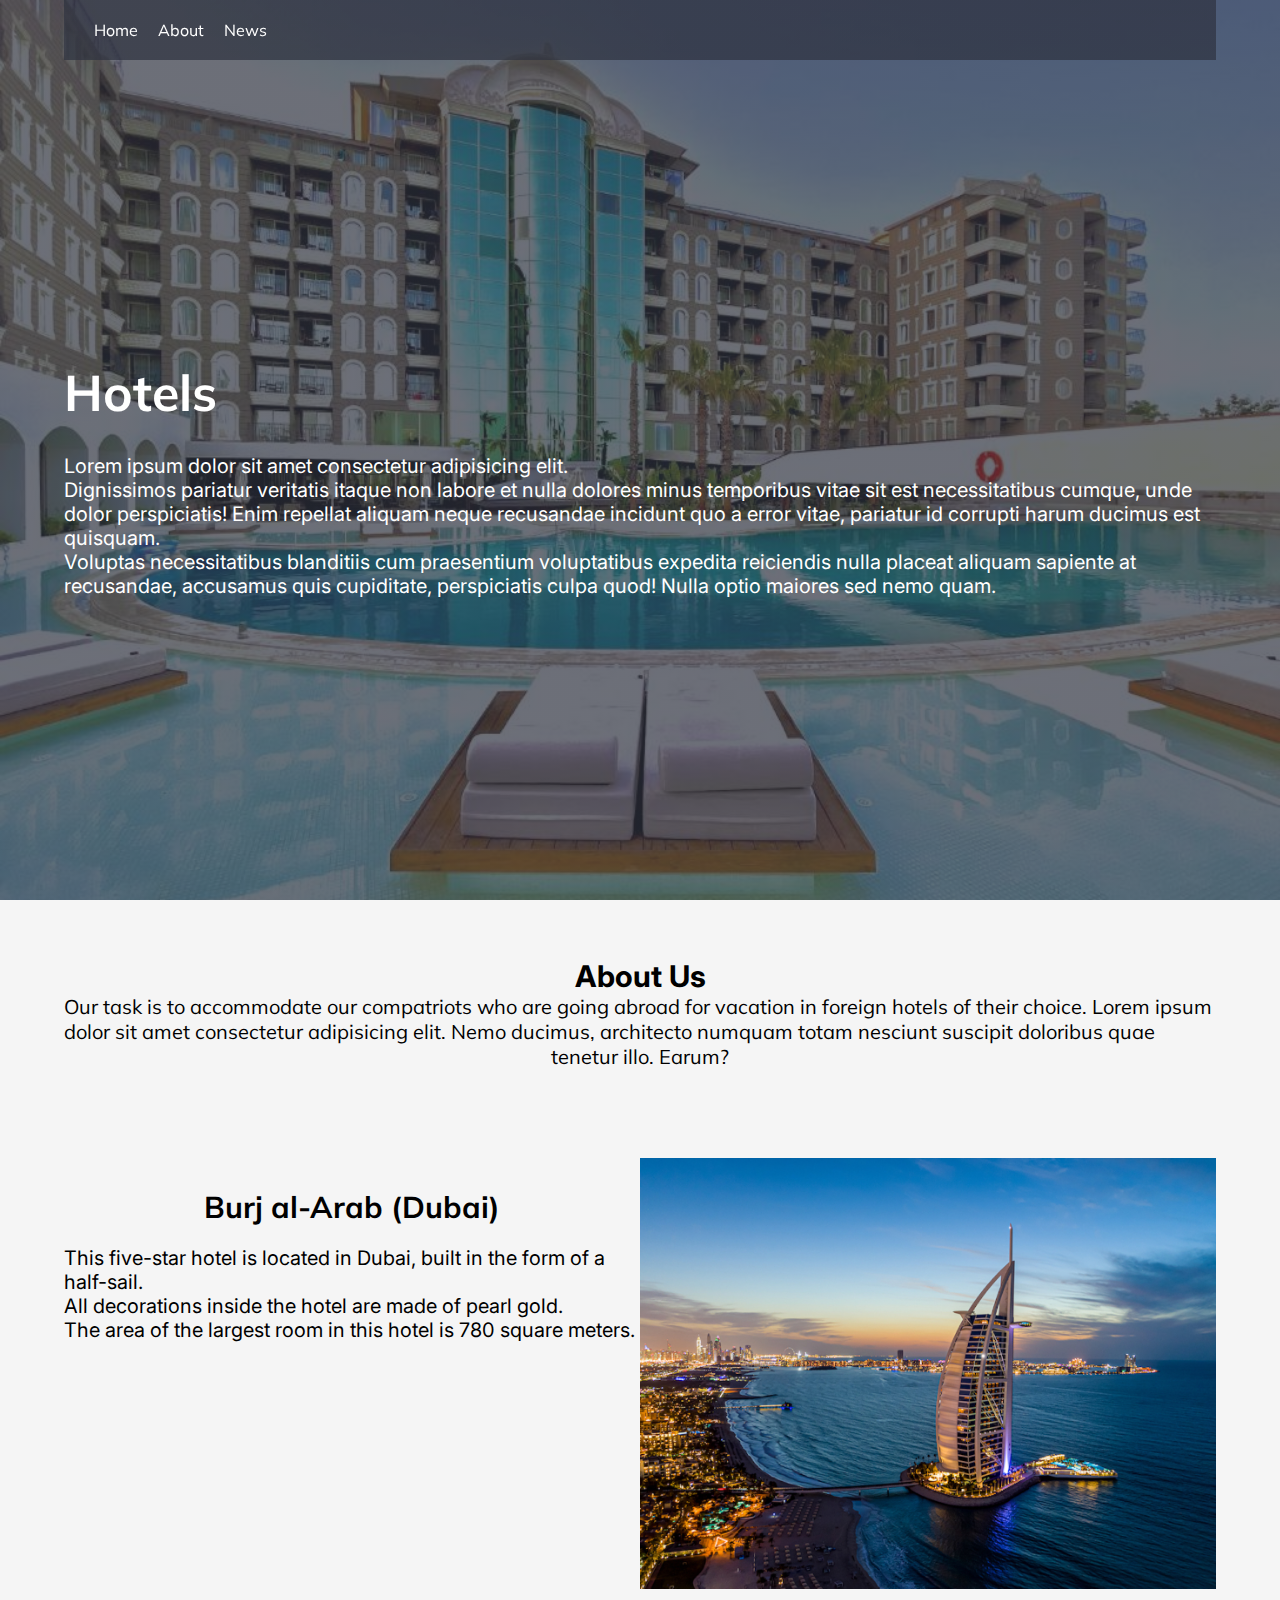
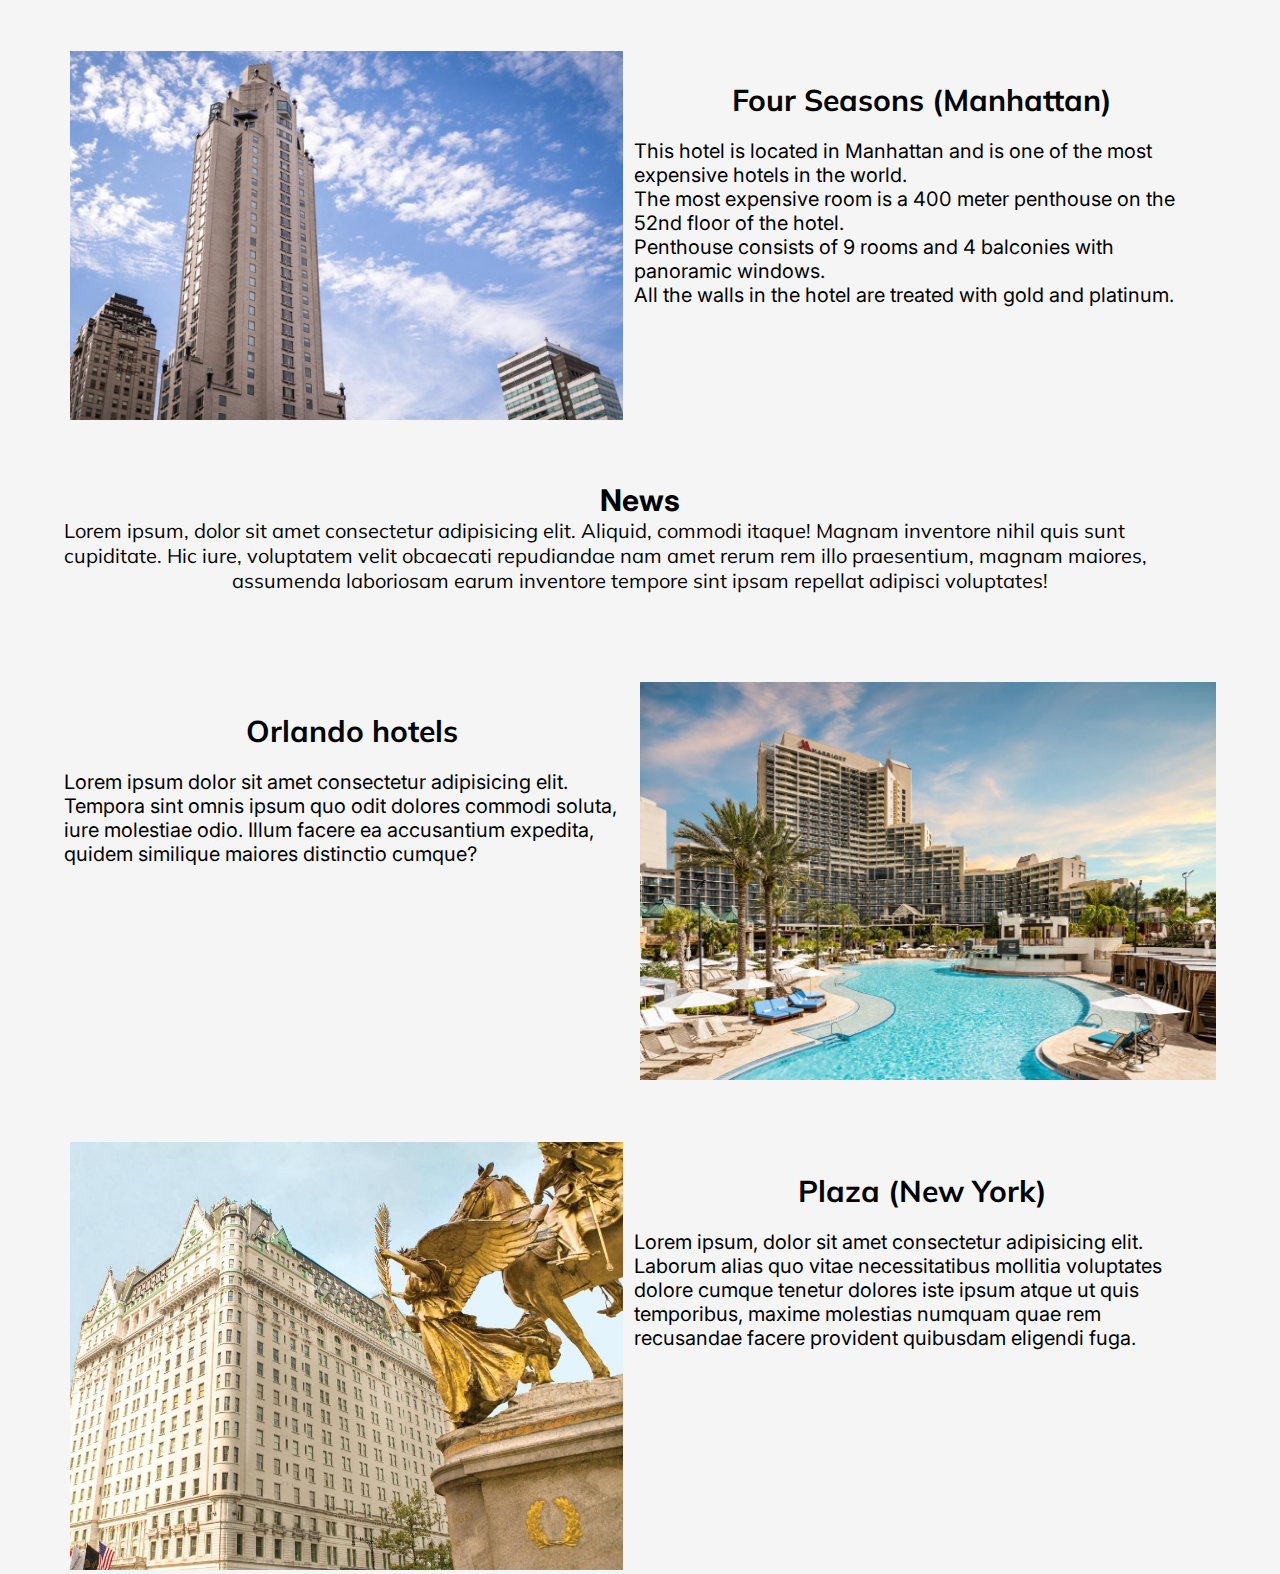
<file: portfolio/Hotels/index.html>
<!DOCTYPE html>
<html lang="en">

<head>
    <meta charset="UTF-8">
    <meta http-equiv="X-UA-Compatible" content="IE=edge">
    <meta name="viewport" content="width=device-width, initial-scale=1.0">
    <title>Hotels</title>
    <link rel="stylesheet" href="css/style.css">
</head>

<body>

    <nav>
        <div class="container">
            <i onclick="open_btn()">=</i>
            <ul id="nav">
                <i onclick="close_btn()">x</i>
                <li>
                    <a href="#home">Home</a>
                </li>
                <li>
                    <a href="#about">About</a>
                </li>
                <li>
                    <a href="#news">News</a>
                </li>
            </ul>
        </div>
    </nav>

    <header id="home" class="c1">
        <div class="container">
            <h1 class="b1 tb">Hotels</h1>
            <p class="a1 rb">
                Lorem ipsum dolor sit amet consectetur adipisicing elit. <br> Dignissimos pariatur veritatis itaque non labore et nulla dolores minus temporibus vitae sit est necessitatibus cumque, unde dolor perspiciatis! Enim repellat aliquam neque
                recusandae incidunt quo a error vitae, pariatur id corrupti harum ducimus est quisquam. <br> Voluptas necessitatibus blanditiis cum praesentium voluptatibus expedita reiciendis nulla placeat aliquam sapiente at recusandae, accusamus quis
                cupiditate, perspiciatis culpa quod! Nulla optio maiores sed nemo quam.
            </p>
        </div>
    </header>

    <section id="about">
        <div class="container">
            <div class="box1">
                <h1 class="b2 tb">About Us</h1>
                <p class="a2 rb">
                    Our task is to accommodate our compatriots who are going abroad for vacation in foreign hotels of their choice. Lorem ipsum dolor sit amet consectetur adipisicing elit. Nemo ducimus, architecto numquam totam nesciunt suscipit doloribus quae tenetur illo.
                    Earum?
                </p>
            </div>
            <div class="box23">
                <div class="box2">
                    <h1 class="b3 tb">Burj al-Arab (Dubai)</h1>
                    <p class="a3 rb">
                        This five-star hotel is located in Dubai, built in the form of a half-sail. <br> All decorations inside the hotel are made of pearl gold. <br> The area of the largest room in this hotel is 780 square meters.
                    </p>
                </div>
                <div class="box3">
                    <img src="img/Al_Arab.jpg" class="img2">
                </div>
            </div>
            <div class="box234">
                <div class="box4">
                    <img src="img/four.jpg" class="img2">
                </div>
                <div class="box2">
                    <h1 class="b3 tb">Four Seasons (Manhattan)</h1>
                    <p class="a3 rb">
                        This hotel is located in Manhattan and is one of the most expensive hotels in the world. <br> The most expensive room is a 400 meter penthouse on the 52nd floor of the hotel. <br> Penthouse consists of 9 rooms and 4 balconies with
                        panoramic windows. <br> All the walls in the hotel are treated with gold and platinum.
                    </p>
                </div>
            </div>
        </div>
    </section>

    <section id="news">
        <div class="container">
            <div class="box1">
                <h1 class="b2 tb">News</h1>
                <p class="a2 rb">
                    Lorem ipsum, dolor sit amet consectetur adipisicing elit. Aliquid, commodi itaque! Magnam inventore nihil quis sunt cupiditate. Hic iure, voluptatem velit obcaecati repudiandae nam amet rerum rem illo praesentium, magnam maiores, assumenda laboriosam
                    earum inventore tempore sint ipsam repellat adipisci voluptates!
                </p>
            </div>
            <div class="box23">
                <div class="box2">
                    <h1 class="b3 tb">Orlando hotels</h1>
                    <p class="a3 rb">
                        Lorem ipsum dolor sit amet consectetur adipisicing elit. Tempora sint omnis ipsum quo odit dolores commodi soluta, iure molestiae odio. Illum facere ea accusantium expedita, quidem similique maiores distinctio cumque?
                    </p>
                </div>
                <div class="box3">
                    <img src="img/orlando.jpg" class="img2">
                </div>
            </div>
            <div class="box234">
                <div class="box4">
                    <img src="img/plaza.jpg" class="img2">
                </div>
                <div class="box2">
                    <h1 class="b3 tb">Plaza (New York)</h1>
                    <p class="a3 rb">
                        Lorem ipsum, dolor sit amet consectetur adipisicing elit. Laborum alias quo vitae necessitatibus mollitia voluptates dolore cumque tenetur dolores iste ipsum atque ut quis temporibus, maxime molestias numquam quae rem recusandae facere provident quibusdam
                        eligendi fuga.
                    </p>
                </div>
            </div>
        </div>
    </section>


    <script src="js/script.js"></script>

</body>

</html>
</file>
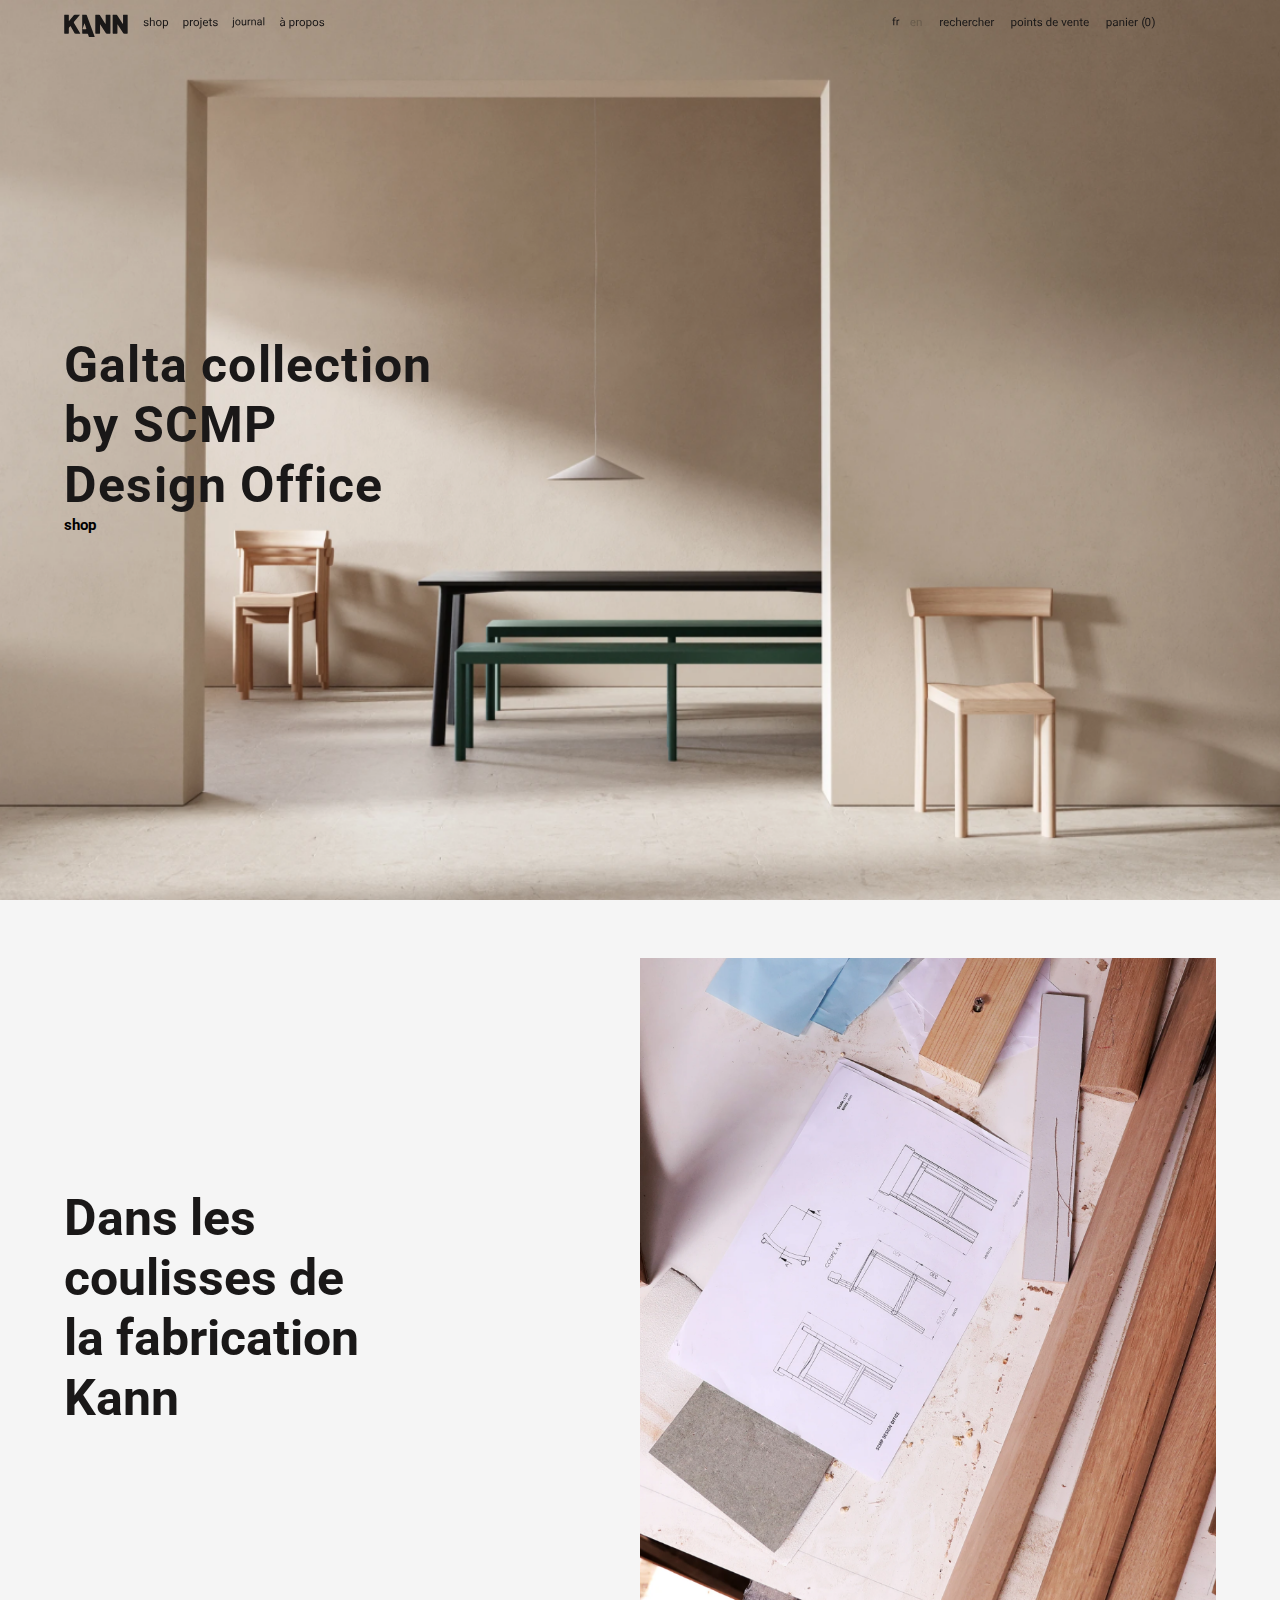
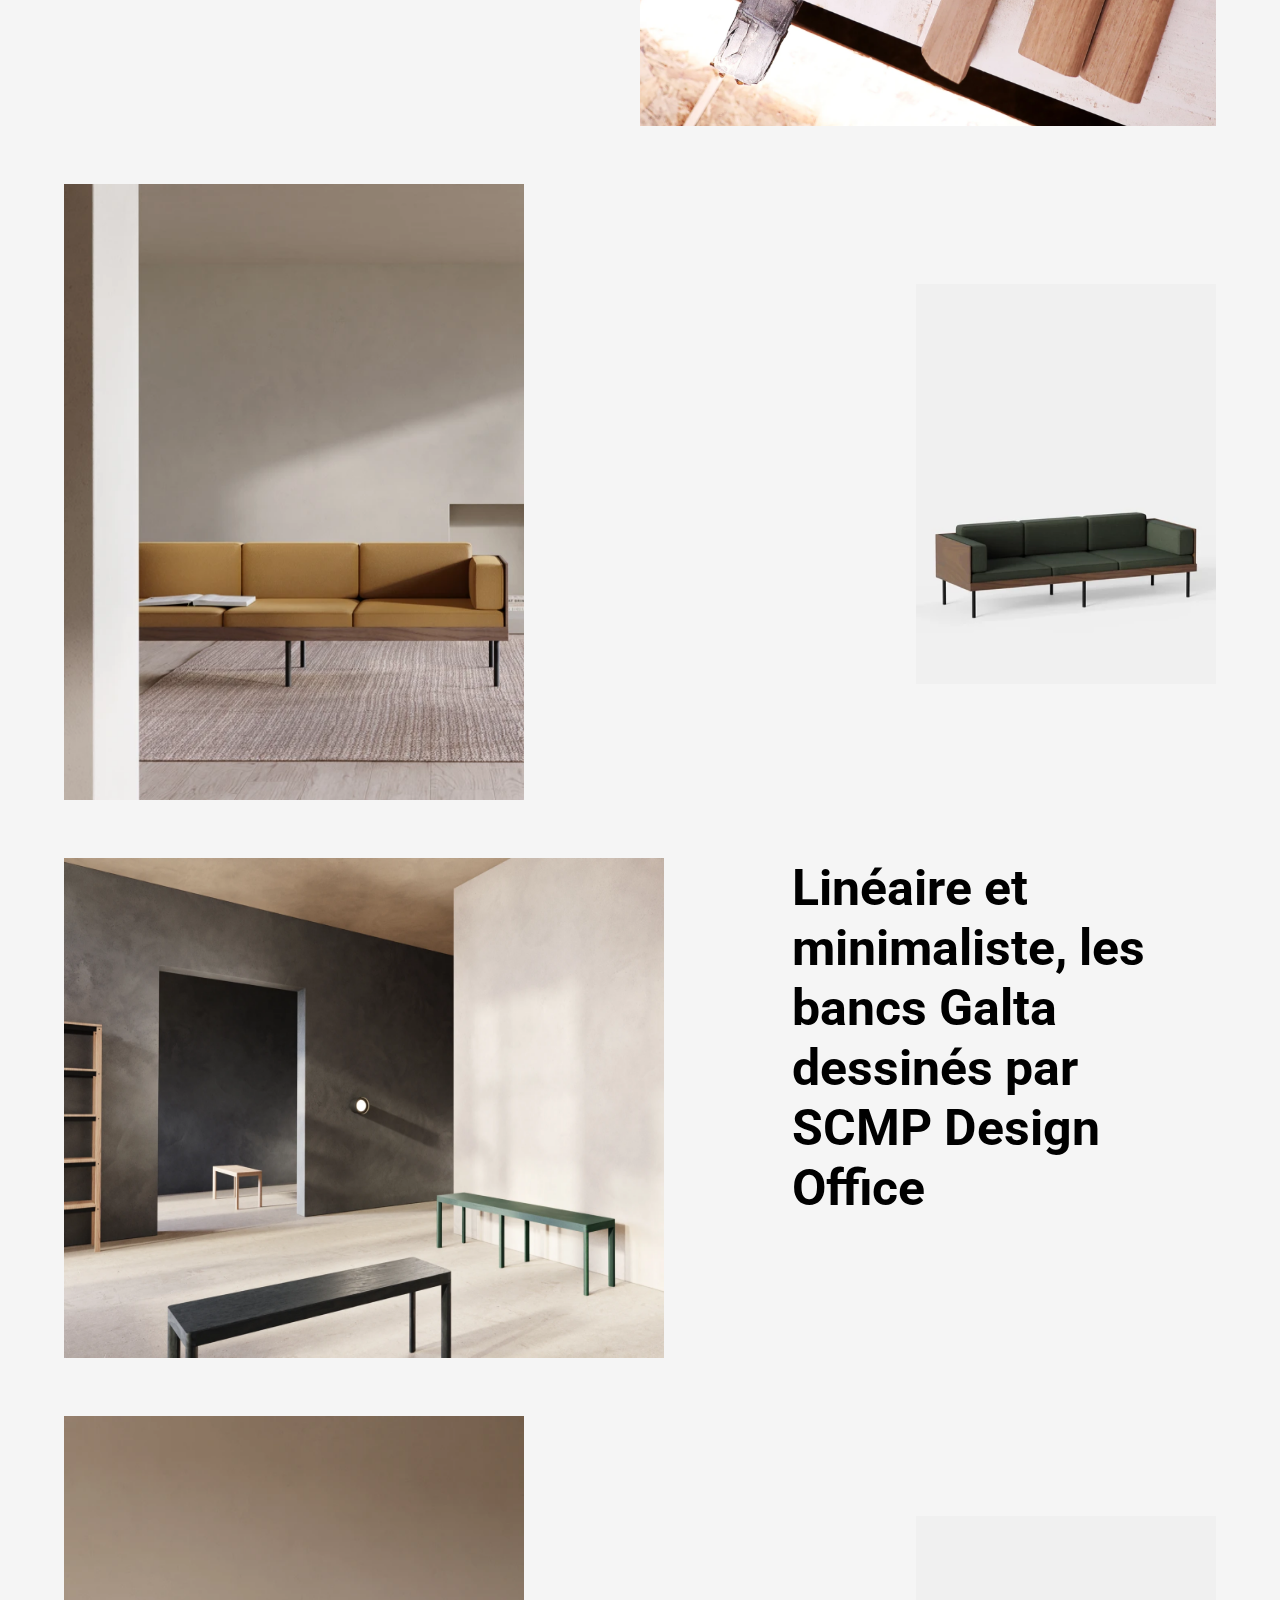
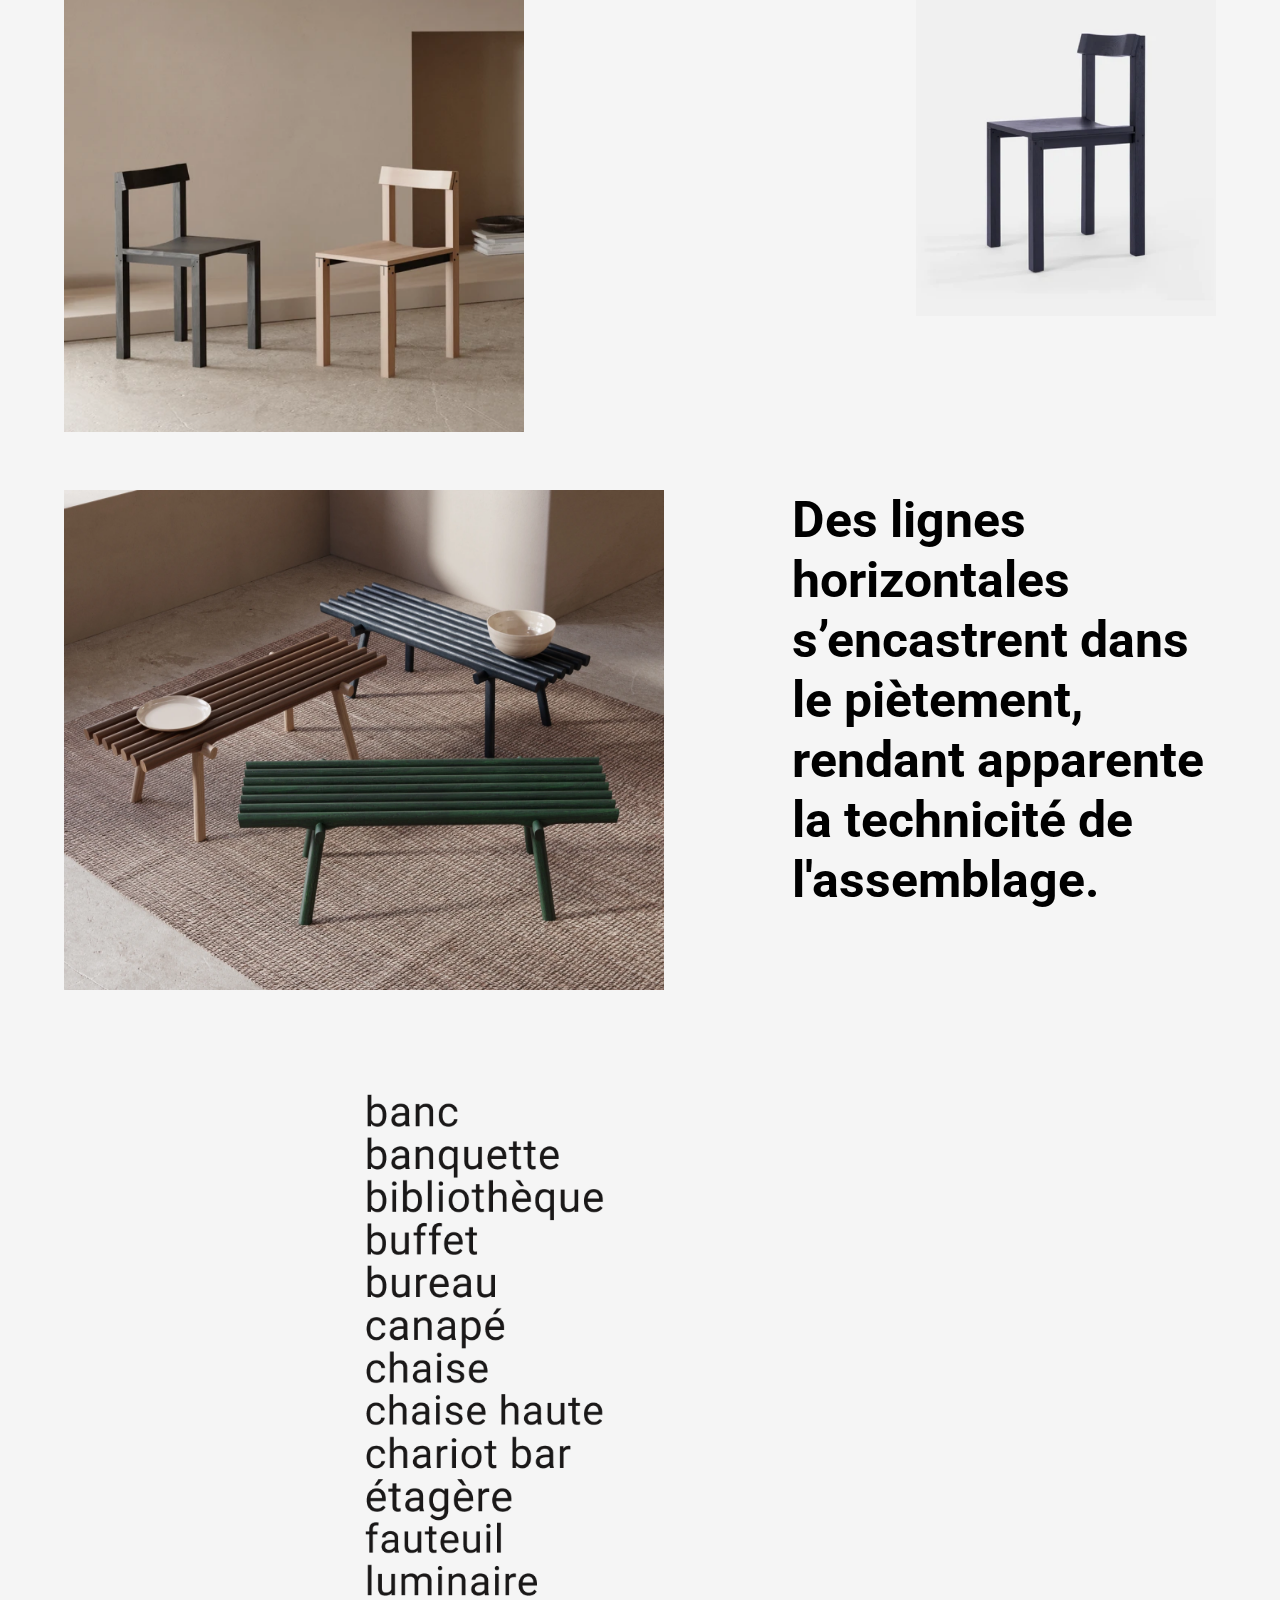
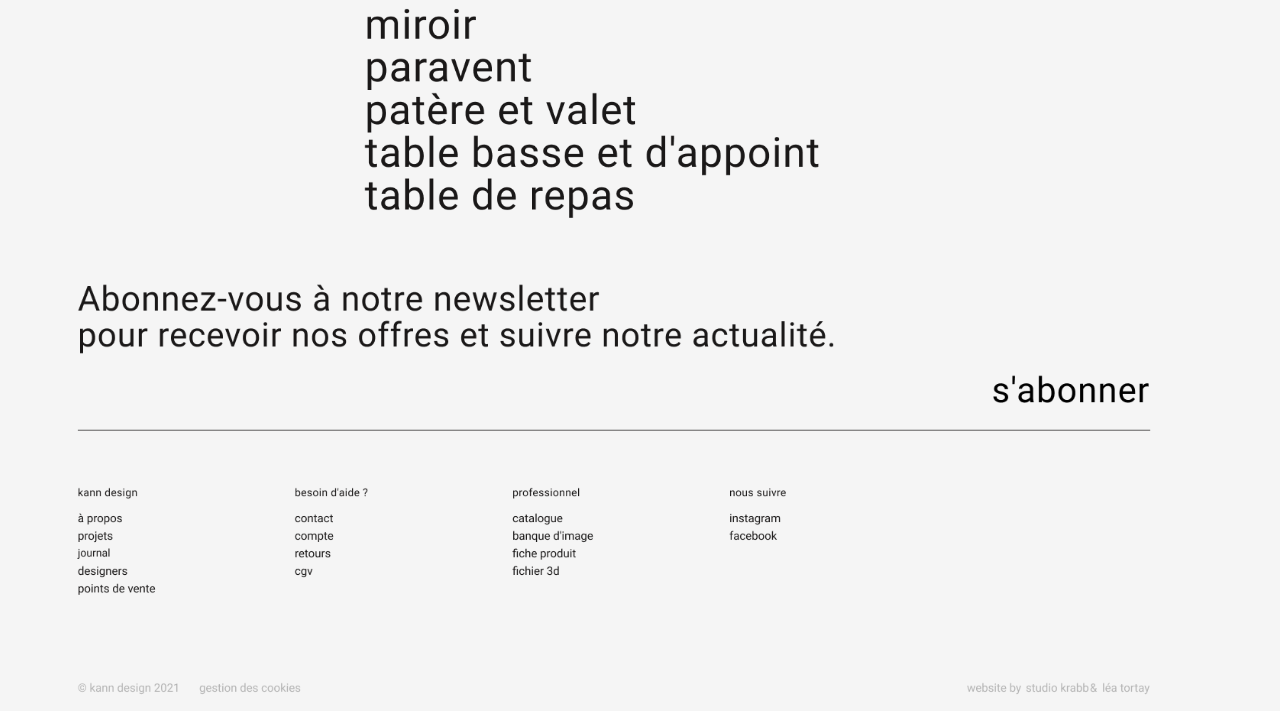
<file: portfolio/KANN/index.html>
<!DOCTYPE html>
<html lang="en">

<head>
    <meta charset="UTF-8">
    <meta http-equiv="X-UA-Compatible" content="IE=edge">
    <meta name="viewport" content="width=device-width, initial-scale=1.0">
    <title>KANN</title>
    <link rel="stylesheet" href="css/style.css">
</head>

<body>

    <nav>
        <div class="container">
            <img src="img/Frame.svg" class="mgi">
        </div>
    </nav>

    <header class="c1">
        <div class="container">
            <h1 class="b1">Galta collection by SCMP Design Office</h1>
            <p class="a1">shop</p>
        </div>
    </header>

    <section>
        <div class="container">
            <div class="box1">
                <h1 class="b2">Dans les coulisses de la fabrication Kann</h1>
                <img src="img/img2.png" class="img2">
            </div>
            <div class="box1">
                <img src="img/img3.png" class="img3">
                <img src="img/img4.png" class="img4">
            </div>
            <div class="box1">
                <img src="img/img5.png" class="img5">
                <h1 class="b3">Linéaire et minimaliste, les bancs Galta dessinés par SCMP Design Office</h1>
            </div>
            <div class="box1">
                <img src="img/img6.png" class="img6">
                <img src="img/img7.png" class="img7">
            </div>
            <div class="box1">
                <img src="img/img8.png" class="img5">
                <h1 class="b3">Des lignes horizontales s’encastrent dans le piètement, rendant apparente la technicité de l'assemblage.</h1>
            </div>
        </div>
    </section>

    <footer>
        <div class="container">
            <img src="img/r.png" class="img10">
            <img src="img/f.png" class="img8">
        </div>
    </footer>

</body>

</html>
</file>
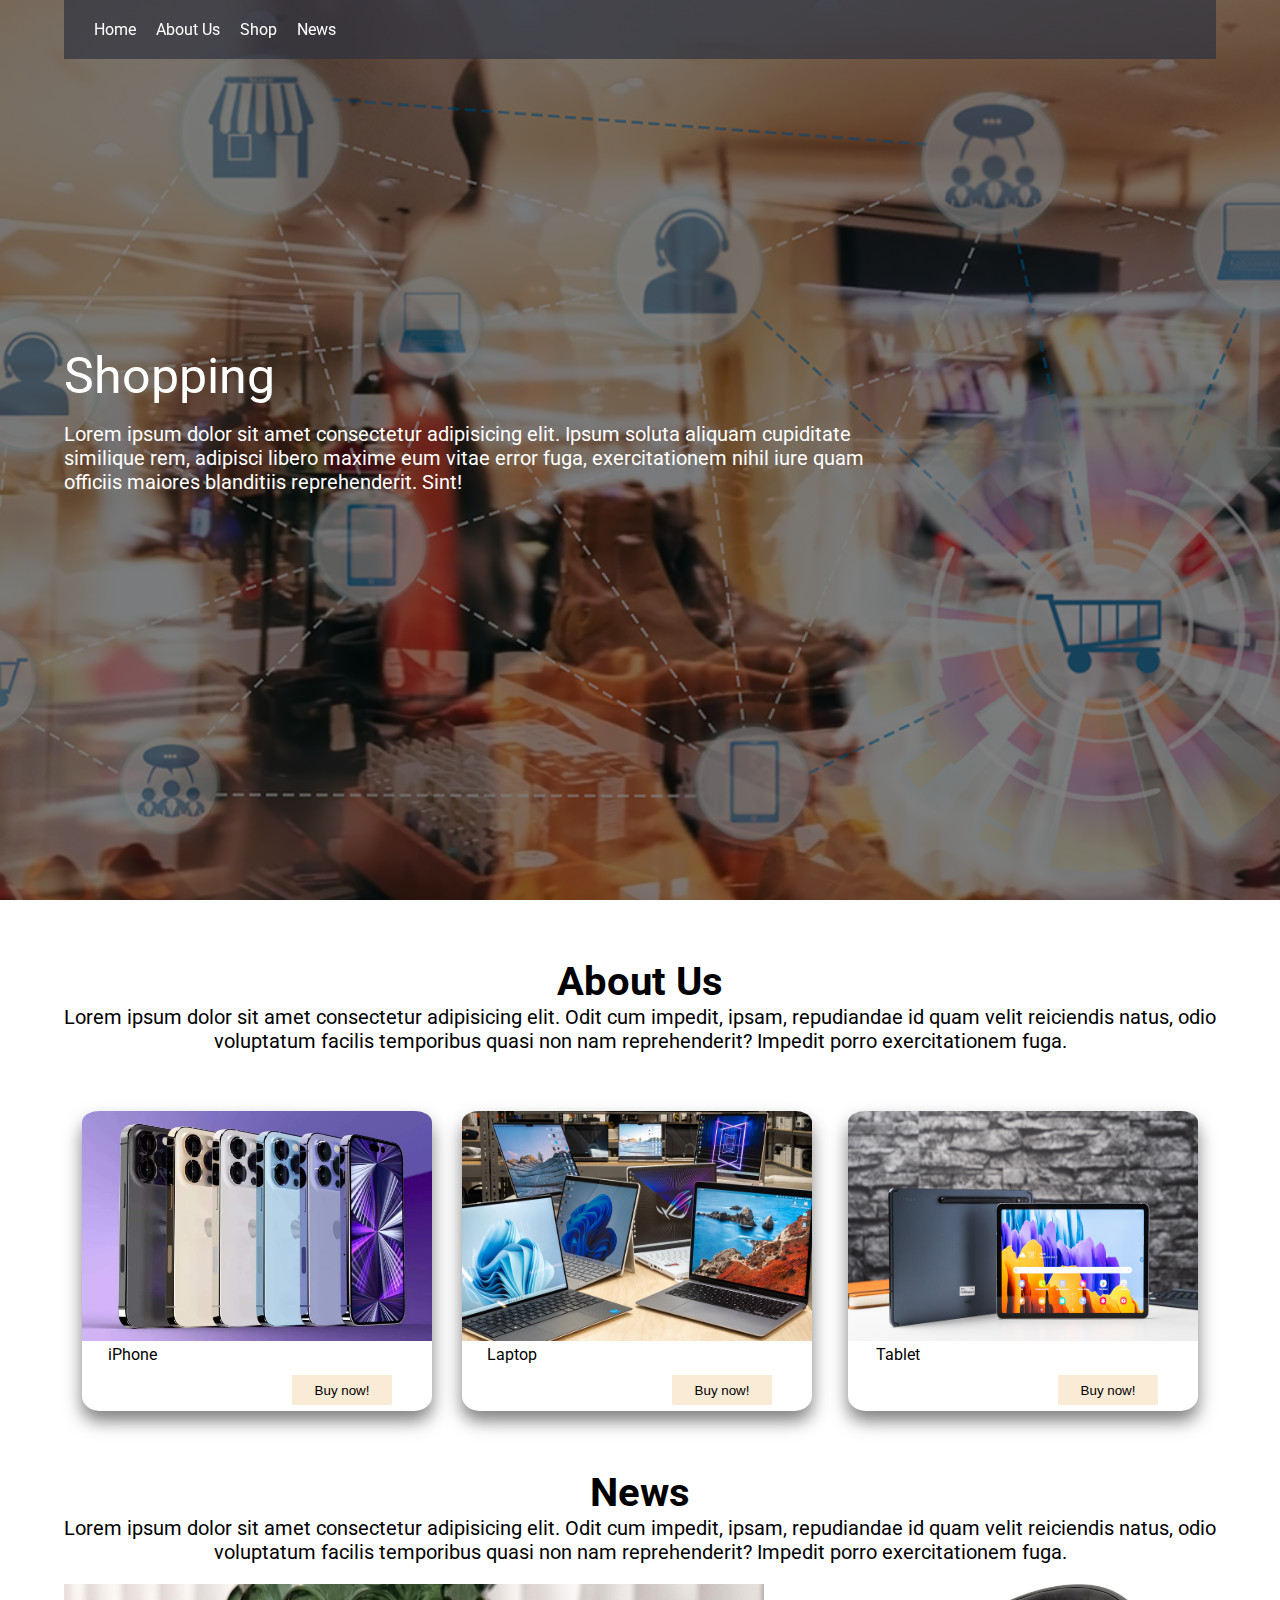
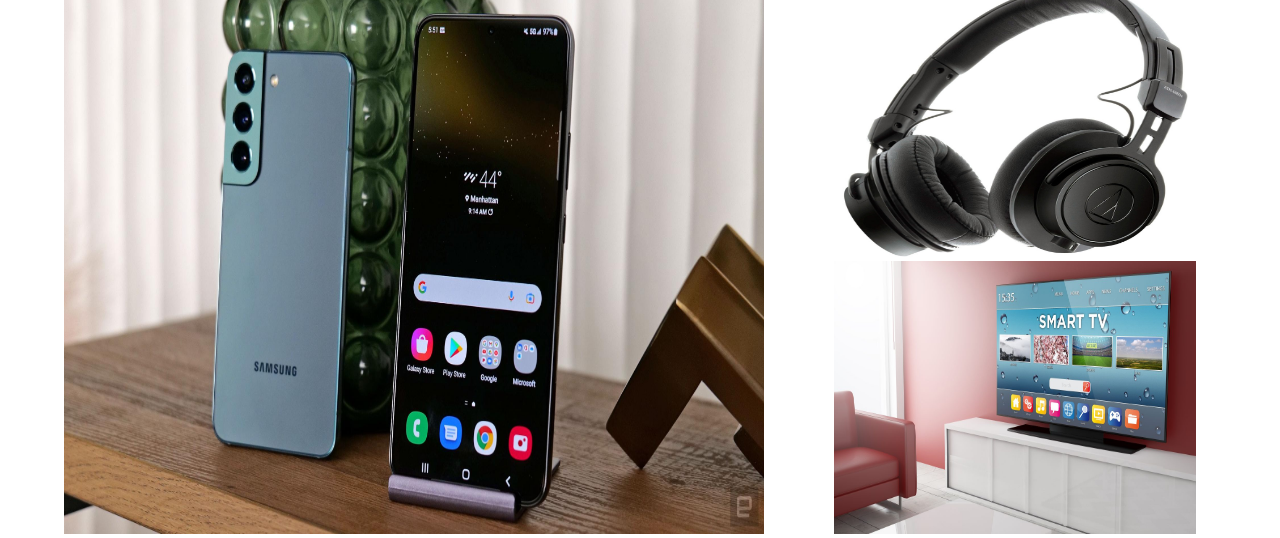
<file: portfolio/Shopping/index.html>
<!DOCTYPE html>
<html lang="en">

<head>
    <meta charset="UTF-8">
    <meta http-equiv="X-UA-Compatible" content="IE=edge">
    <meta name="viewport" content="width=device-width, initial-scale=1.0">
    <title>Shopping</title>
    <link rel="stylesheet" href="css/style.css">
</head>

<body>

    <nav>
        <div class="container">
            <i onclick="open_btn()">=</i>
            <ul id="nav">
                <i onclick="close_btn()">x</i>
                <li>
                    <a href="#home">Home</a>
                </li>
                <li>
                    <a href="#about">About Us</a>
                </li>
                <li>
                    <a href="#shop">Shop</a>
                </li>
                <li>
                    <a href="#news">News</a>
                </li>
            </ul>
        </div>
    </nav>

    <header id="home" class="c1">
        <div class="container">
            <div class="box">
                <h1 class="b1">Shopping</h1>
                <p class="a1">
                    Lorem ipsum dolor sit amet consectetur adipisicing elit. Ipsum soluta aliquam cupiditate similique rem, adipisci libero maxime eum vitae error fuga, exercitationem nihil iure quam officiis maiores blanditiis reprehenderit. Sint!
                </p>
            </div>
        </div>
    </header>

    <section id="about">
        <div class="container">
            <h1 class="b2">About Us</h1>
            <p class="a2">
                Lorem ipsum dolor sit amet consectetur adipisicing elit. Odit cum impedit, ipsam, repudiandae id quam velit reiciendis natus, odio voluptatum facilis temporibus quasi non nam reprehenderit? Impedit porro exercitationem fuga.
            </p>
        </div>
    </section>

    <section id="shop">
        <div class="container">
            <div class="box1">
                <div class="box081">
                    <div class="box2">
                        <img src="img/iPhone.jpg" class="img7">
                        <p class="a3">iPhone</p>
                        <button class="button">Buy now!</button>
                    </div>
                    <div class="box7">
                        <img src="img/laptop.jpg" class="img7">
                        <p class="a3">Laptop</p>
                        <button class="button">Buy now!</button>
                    </div>
                </div>
                <div class="box8">
                    <img src="img/tablet.jpg" class="img7">
                    <p class="a3">Tablet</p>
                    <button class="button">Buy now!</button>
                </div>
            </div>
        </div>
    </section>

    <section id="news">
        <div class="container">
            <h1 class="b2">News</h1>
            <p class="a2">
                Lorem ipsum dolor sit amet consectetur adipisicing elit. Odit cum impedit, ipsam, repudiandae id quam velit reiciendis natus, odio voluptatum facilis temporibus quasi non nam reprehenderit? Impedit porro exercitationem fuga.
            </p>
            <div class="box4">
                <div class="box6">
                    <img src="img/samsung.jpg" class="img00">
                </div>
                <div class="box5">
                    <img src="img/Audio-Technica.jpg" class="img007">
                    <img src="img/tv.jpg" class="img007">
                </div>
            </div>
        </div>
    </section>


    <script src="js/script.js"></script>

</body>

</html>
</file>
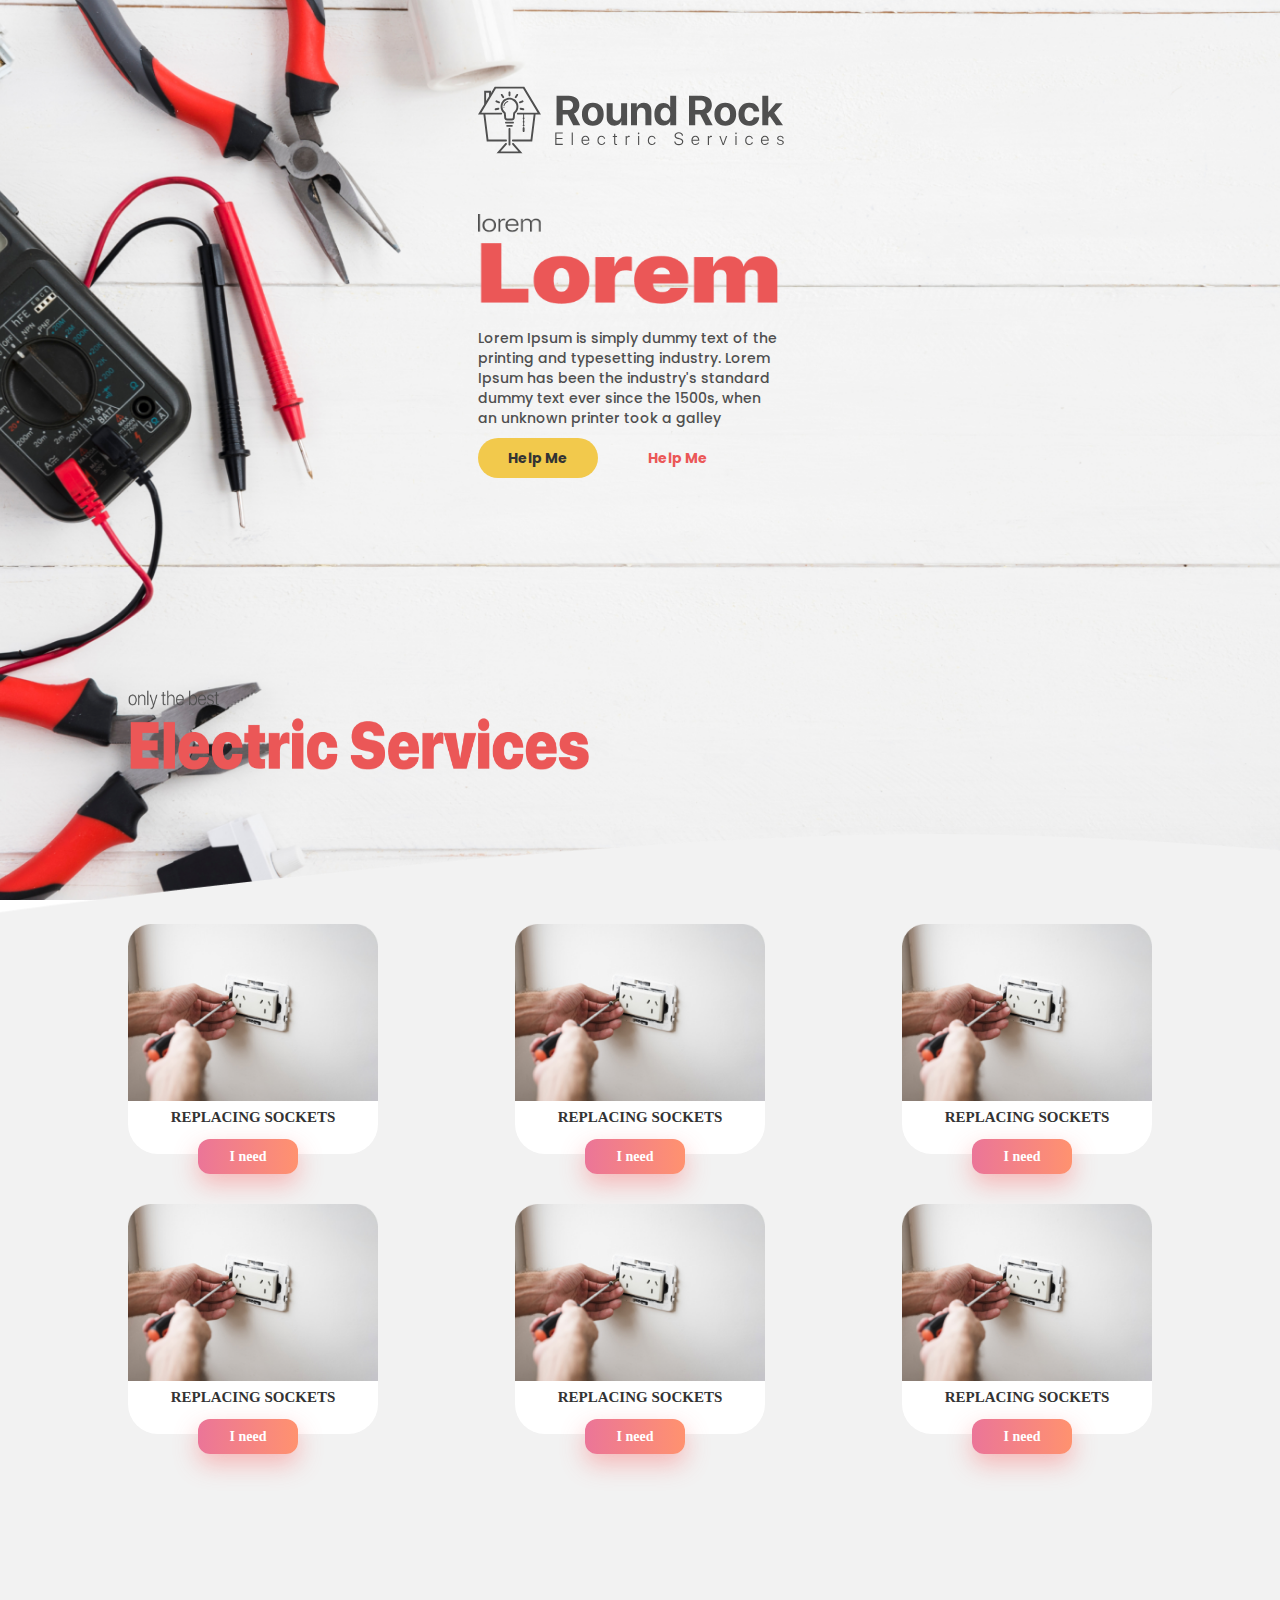
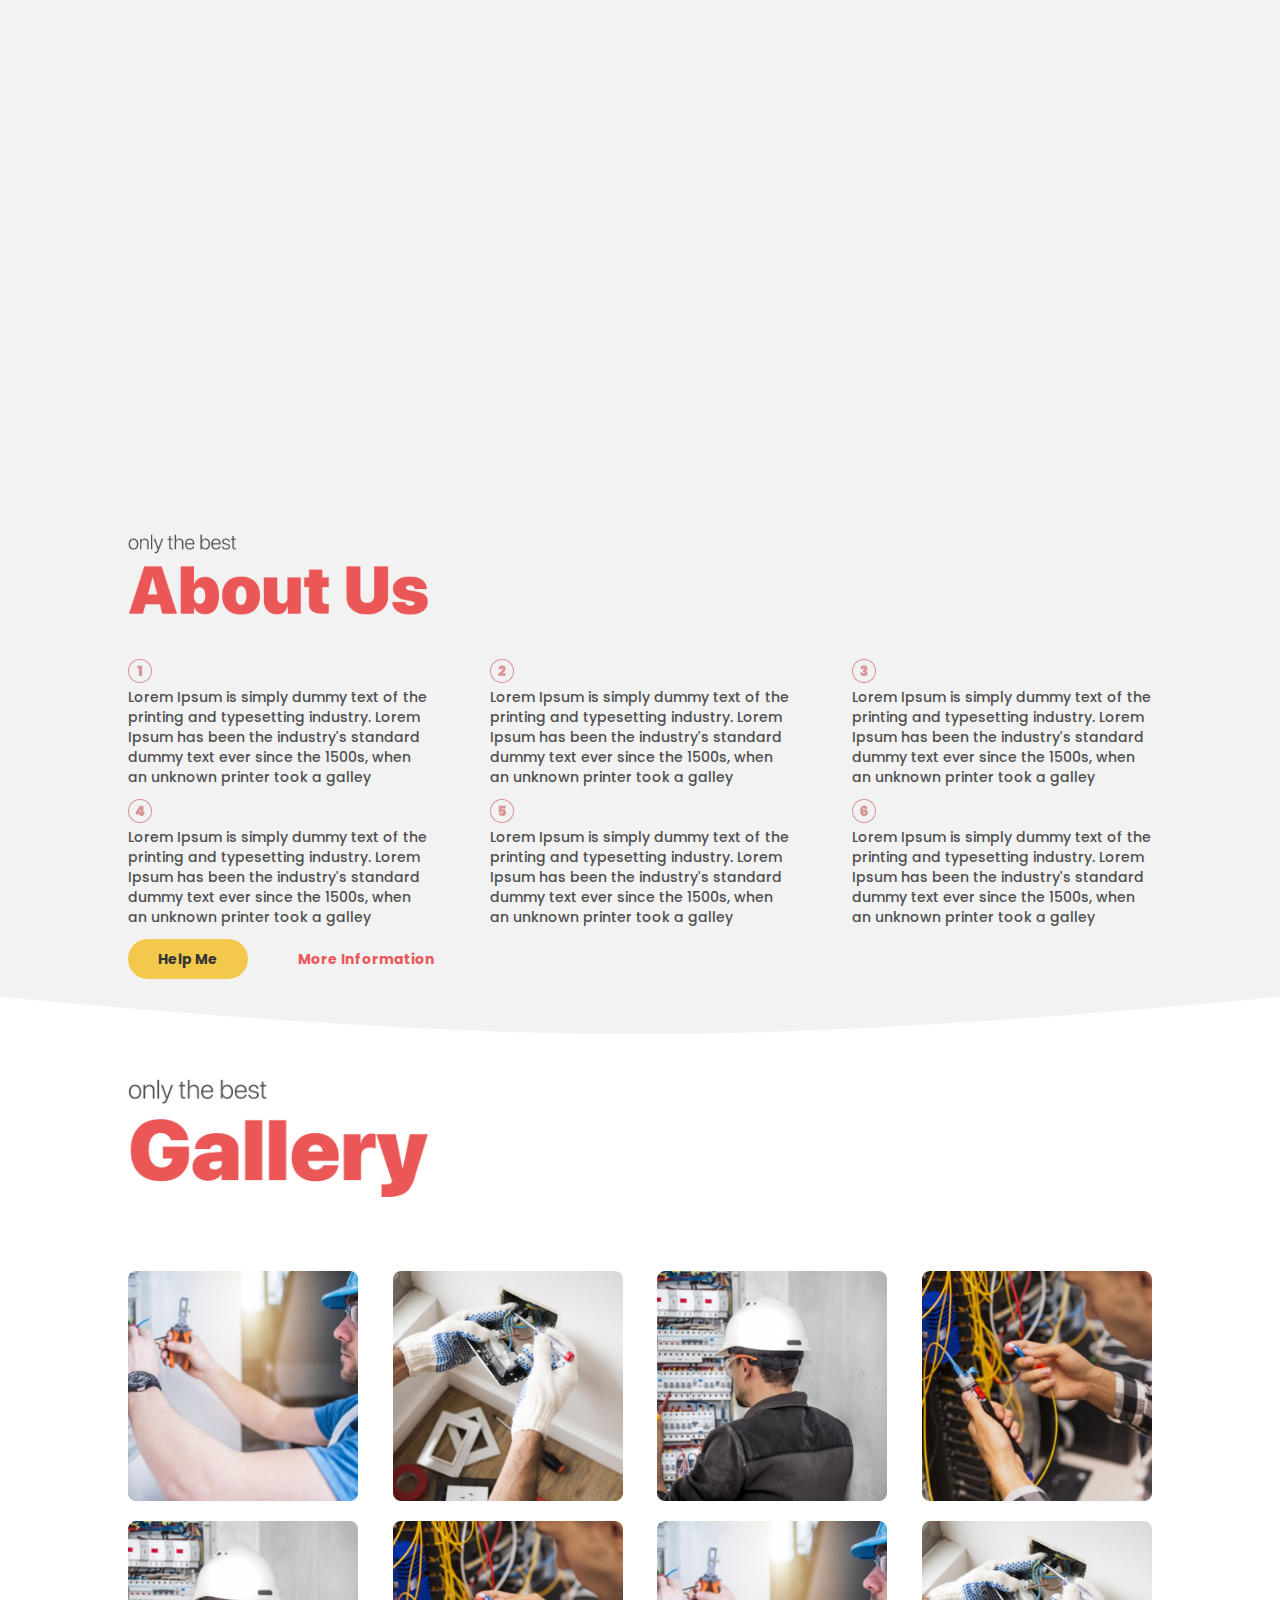
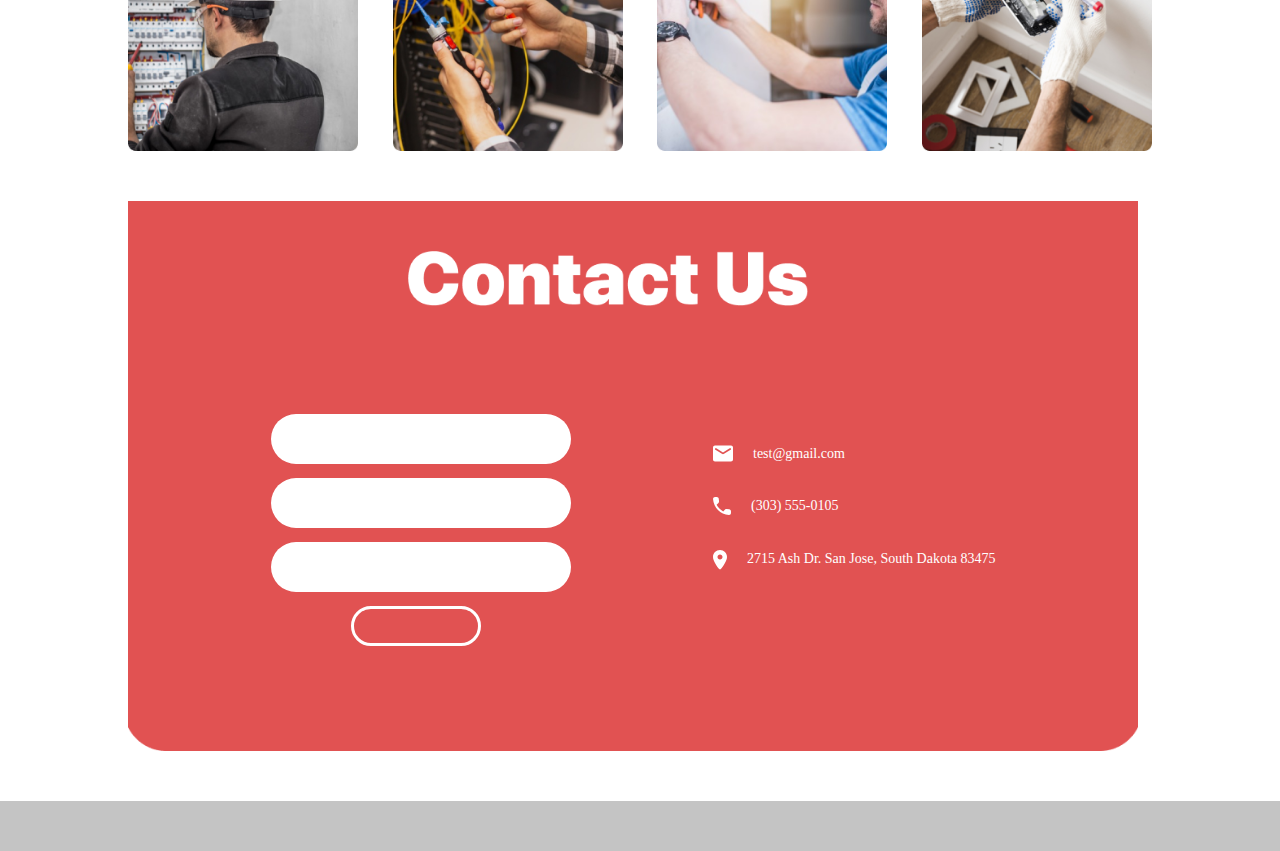
<file: a/assets/portfolio/topshiriq3/index.html>
<!DOCTYPE html>
<html lang="en">

<head>
    <meta charset="UTF-8">
    <meta http-equiv="X-UA-Compatible" content="IE=edge">
    <meta name="viewport" content="width=device-width, initial-scale=1.0">
    <title>Round Rock</title>
    <link rel="stylesheet" type="text/css" href="css/style.css">
</head>

<body>

    <header>
        <div class="container">
            <div class="box1">
                <div class="box">
                    <img src="img/Group 567.svg" class="r236">
                </div>
                <div class="box2">
                    <img src="img/lorem Lorem.png" class="lo">
                    <p class="lor">
                        Lorem Ipsum is simply dummy text of the printing and typesetting industry. Lorem Ipsum has been the industry's standard dummy text ever since the 1500s, when an unknown printer took a galley
                    </p>
                    <div class="btn">
                        <button class="bnt">Help Me</button>
                        <p class="ntb">Help Me</p>
                    </div>
                </div>
            </div>
        </div>
    </header>

    <section>
        <div class="container">
            <img src="img/only the best Electric Services.png" class="electric">
            <div class="box01">
                <div class="box47">
                    <div class="box33">
                        <img src="img/Без имени-1 1.png" class="be">
                        <h1 class="rep">Replacing sockets</h1>
                        <button class="i need">I need</button>
                    </div>
                    <div class="box33">
                        <img src="img/Без имени-1 1.png" class="be">
                        <h1 class="rep">Replacing sockets</h1>
                        <button class="i need">I need</button>
                    </div>
                    <div class="box33">
                        <img src="img/Без имени-1 1.png" class="be">
                        <h1 class="rep">Replacing sockets</h1>
                        <button class="i need">I need</button>
                    </div>
                </div>
                <div class="box48">
                    <div class="box33">
                        <img src="img/Без имени-1 1.png" class="be">
                        <h1 class="rep">Replacing sockets</h1>
                        <button class="i need">I need</button>
                    </div>
                    <div class="box33">
                        <img src="img/Без имени-1 1.png" class="be">
                        <h1 class="rep">Replacing sockets</h1>
                        <button class="i need">I need</button>
                    </div>
                    <div class="box33">
                        <img src="img/Без имени-1 1.png" class="be">
                        <h1 class="rep">Replacing sockets</h1>
                        <button class="i need">I need</button>
                    </div>
                </div>
            </div>
        </div>
        <div class="box77"></div>
    </section>

    <section>
        <div class="db"></div>
        <div class="container">
            <div class="qutqaruv">
                <img src="img/only the best About Us.png" class="about">
                <div class="box005">
                    <div class="box123">
                        <img src="img/Group 12.png" class="b1">
                        <p class="rol">
                            Lorem Ipsum is simply dummy text of the printing and typesetting industry. Lorem Ipsum has been the industry's standard dummy text ever since the 1500s, when an unknown printer took a galley
                        </p>
                    </div>
                    <div class="box123">
                        <img src="img/Group 13.png" class="b1">
                        <p class="rol">
                            Lorem Ipsum is simply dummy text of the printing and typesetting industry. Lorem Ipsum has been the industry's standard dummy text ever since the 1500s, when an unknown printer took a galley
                        </p>
                    </div>
                    <div class="box123">
                        <img src="img/Group 16.png" class="b1">
                        <p class="rol">
                            Lorem Ipsum is simply dummy text of the printing and typesetting industry. Lorem Ipsum has been the industry's standard dummy text ever since the 1500s, when an unknown printer took a galley
                        </p>
                    </div>
                </div>
                <div class="box004">
                    <div class="box123">
                        <img src="img/Group 14.png" class="b1">
                        <p class="rol">
                            Lorem Ipsum is simply dummy text of the printing and typesetting industry. Lorem Ipsum has been the industry's standard dummy text ever since the 1500s, when an unknown printer took a galley
                        </p>
                    </div>
                    <div class="box123">
                        <img src="img/Group 15.png" class="b1">
                        <p class="rol">
                            Lorem Ipsum is simply dummy text of the printing and typesetting industry. Lorem Ipsum has been the industry's standard dummy text ever since the 1500s, when an unknown printer took a galley
                        </p>
                    </div>
                    <div class="box123">
                        <img src="img/Group 17.png" class="b1">
                        <p class="rol">
                            Lorem Ipsum is simply dummy text of the printing and typesetting industry. Lorem Ipsum has been the industry's standard dummy text ever since the 1500s, when an unknown printer took a galley
                        </p>
                    </div>
                </div>
                <div class="btn">
                    <button class="ra">Help Me</button>
                    <p class="ar">More Information</p>
                </div>
            </div>
        </div>
    </section>

    <section>
        <div class="container">
            <img src="img/only the best Gallery.png" class="gallery">
            <div class="qutqaruv2">
                <div class="box007">
                    <img src="img/Rectangle 239.png" class="img88">
                    <img src="img/Rectangle 240.png" class="img88">
                    <img src="img/Rectangle 241.png" class="img88">
                    <img src="img/Rectangle 242.png" class="img88">
                </div>
                <div class="box008">
                    <img src="img/Rectangle 243.png" class="img88">
                    <img src="img/Rectangle 244.png" class="img88">
                    <img src="img/Rectangle 245.png" class="img88">
                    <img src="img/Rectangle 246.png" class="img88">
                </div>
            </div>
        </div>
    </section>

    <footer>
        <div class="container">
            <div class="box000">
                <img src="img/Contact Us.png" class="contact">
                <div class="bo">
                    <div class="veb">
                        <div class="rz">
                            <input type="number">
                        </div>
                        <div class="rr">
                            <input type="email">
                        </div>
                        <div class="rr">
                            <input type="password">
                        </div>
                        <button class="last-button"></button>
                    </div>
                    <div class="vb">
                        <div class="nb">
                            <img src="img/Vector.svg" class="v">
                            <p class="d-text">test@gmail.com</p>
                        </div>
                        <div class="nb">
                            <img src="img/Vector (1).svg" class="v">
                            <p class="d-text">(303) 555-0105</p>
                        </div>
                        <div class="nb">
                            <img src="img/Vector (2).svg" class="v">
                            <p class="d-text">2715 Ash Dr. San Jose, South Dakota 83475</p>
                        </div>
                    </div>
                </div>
            </div>
        </div>
        <div class="last"></div>
    </footer>

</body>

</html>
</file>
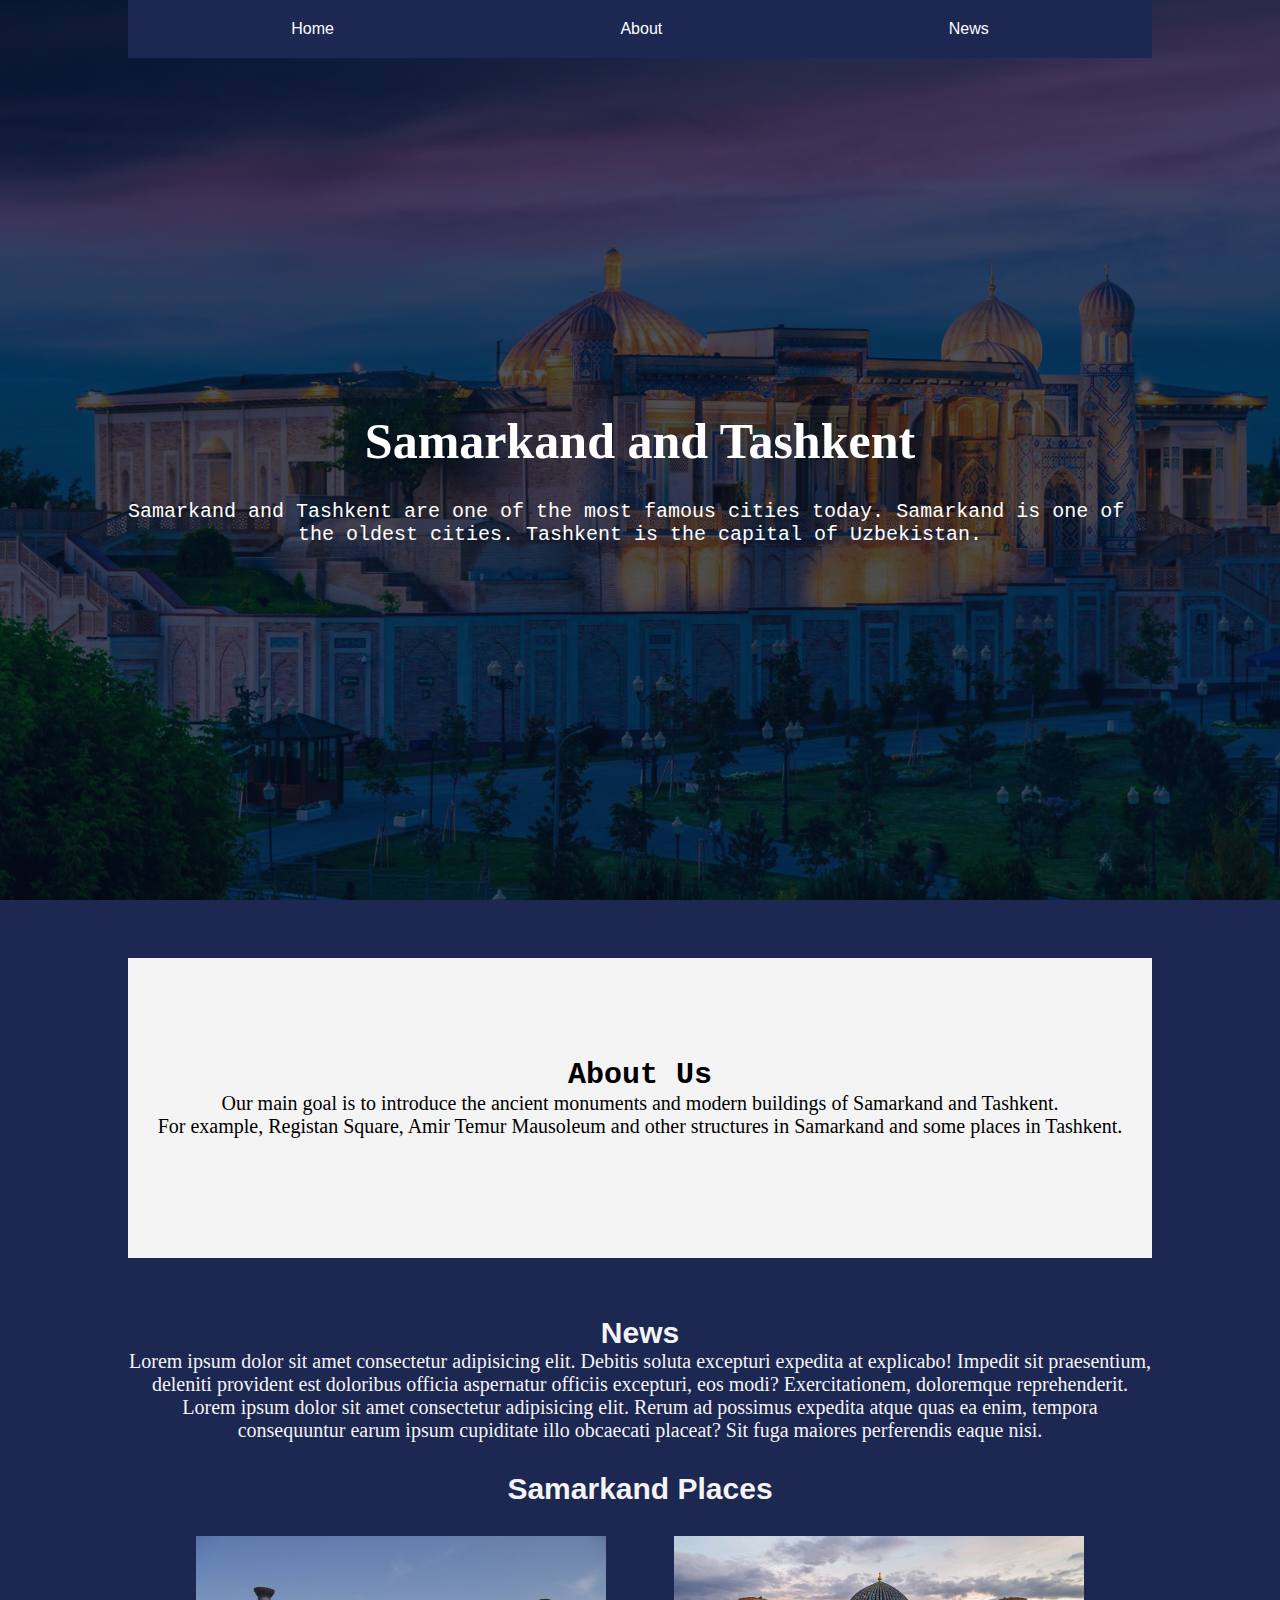
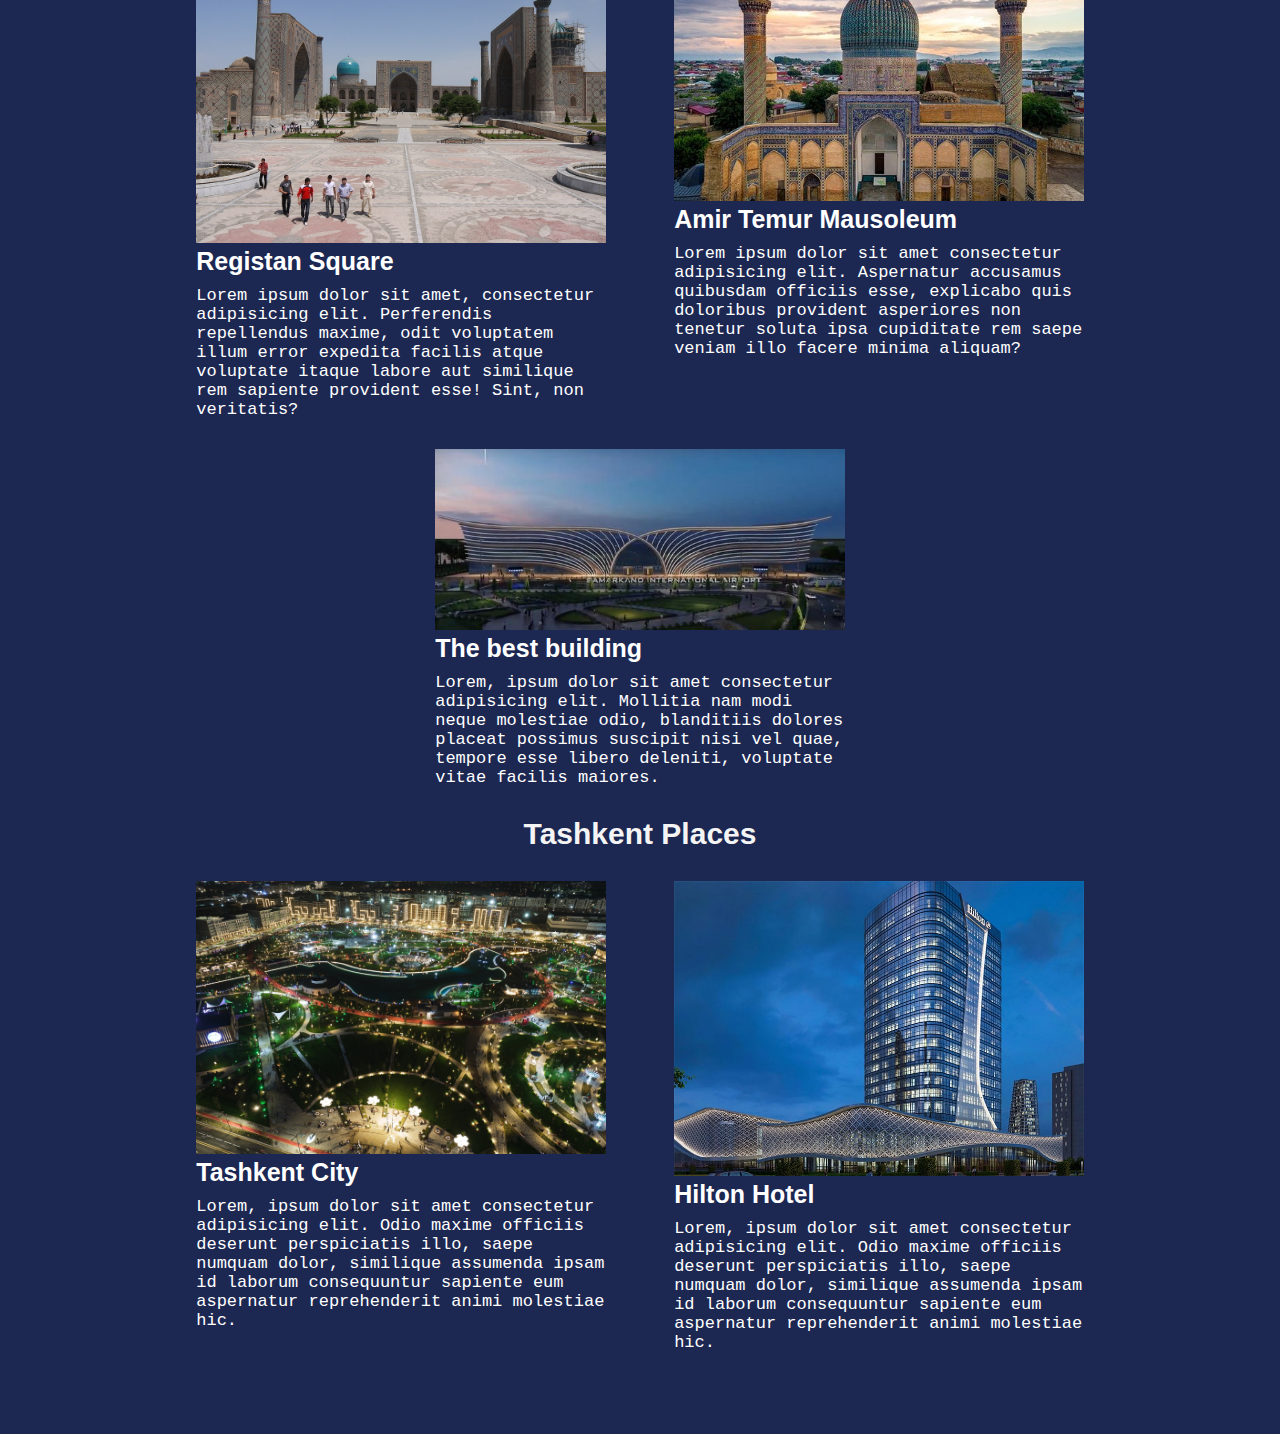
<file: portfolio/Samarkand/inner.html>
<!DOCTYPE html>
<html lang="en">

<head>
    <meta charset="UTF-8">
    <meta http-equiv="X-UA-Compatible" content="IE=edge">
    <meta name="viewport" content="width=device-width, initial-scale=1.0">
    <title>Samarkand</title>
    <link rel="stylesheet" href="css/style.css">
</head>

<body>

    <nav>
        <div class="container">
            <i onclick="open_btn()">=</i>
            <ul id="nav">
                <i onclick="close_btn()">x</i>
                <li>
                    <a href="#home">Home</a>
                </li>
                <li>
                    <a href="#about">About</a>
                </li>
                <li>
                    <a href="#news">News</a>
                </li>
            </ul>
        </div>
    </nav>

    <header id="home" class="c1">
        <div class="container">
            <h1 class="b1">Samarkand and Tashkent</h1>
            <p class="a1">Samarkand and Tashkent are one of the most famous cities today. Samarkand is one of the oldest cities. Tashkent is the capital of Uzbekistan.</p>
        </div>
    </header>

    <section id="about">
        <div class="container">
            <div class="box1">
                <h1 class="b2">About Us</h1>
                <p class="a2">Our main goal is to introduce the ancient monuments and modern buildings of Samarkand and Tashkent. <br> For example, Registan Square, Amir Temur Mausoleum and other structures in Samarkand and some places in Tashkent.</p>
            </div>
        </div>
    </section>

    <section id="news">
        <div class="container">
            <h1 class="b3">News</h1>
            <p class="a3">Lorem ipsum dolor sit amet consectetur adipisicing elit. Debitis soluta excepturi expedita at explicabo! Impedit sit praesentium, deleniti provident est doloribus officia aspernatur officiis excepturi, eos modi? Exercitationem, doloremque
                reprehenderit. Lorem ipsum dolor sit amet consectetur adipisicing elit. Rerum ad possimus expedita atque quas ea enim, tempora consequuntur earum ipsum cupiditate illo obcaecati placeat? Sit fuga maiores perferendis eaque nisi.
            </p>
            <h1 class="bb">Samarkand Places</h1>
            <div class="boxs">
                <div class="s_box">
                    <img src="img/registan.jpg">
                    <h2 class="s">Registan Square</h2>
                    <p class="t">
                        Lorem ipsum dolor sit amet, consectetur adipisicing elit. Perferendis repellendus maxime, odit voluptatem illum error expedita facilis atque voluptate itaque labore aut similique rem sapiente provident esse! Sint, non veritatis?
                    </p>
                </div>
                <div class="s_box">
                    <img src="img/caption.jpg">
                    <h2 class="s">Amir Temur Mausoleum</h2>
                    <p class="t">
                        Lorem ipsum dolor sit amet consectetur adipisicing elit. Aspernatur accusamus quibusdam officiis esse, explicabo quis doloribus provident asperiores non tenetur soluta ipsa cupiditate rem saepe veniam illo facere minima aliquam?
                    </p>
                </div>
                <div class="s_box">
                    <img src="img/airport.jpg">
                    <h2 class="s">The best building</h2>
                    <p class="t">
                        Lorem, ipsum dolor sit amet consectetur adipisicing elit. Mollitia nam modi neque molestiae odio, blanditiis dolores placeat possimus suscipit nisi vel quae, tempore esse libero deleniti, voluptate vitae facilis maiores.
                    </p>
                </div>
            </div>
            <h1 class="bb">Tashkent Places</h1>
            <div class="boxs">
                <div class="s_box ss">
                    <img src="img/tashkent.jpg">
                    <h1 class="s">Tashkent City</h1>
                    <p class="t">
                        Lorem, ipsum dolor sit amet consectetur adipisicing elit. Odio maxime officiis deserunt perspiciatis illo, saepe numquam dolor, similique assumenda ipsam id laborum consequuntur sapiente eum aspernatur reprehenderit animi molestiae hic.
                    </p>
                </div>
                <div class="s_box ss">
                    <img src="img/hilton.jpg">
                    <h1 class="s">Hilton Hotel</h1>
                    <p class="t">
                        Lorem, ipsum dolor sit amet consectetur adipisicing elit. Odio maxime officiis deserunt perspiciatis illo, saepe numquam dolor, similique assumenda ipsam id laborum consequuntur sapiente eum aspernatur reprehenderit animi molestiae hic.
                    </p>
                </div>
            </div>
        </div>
    </section>

    <script src="js/script.js"></script>

</body>

</html>
</file>
<file: a/assets/css/styles.css>
/*==================== GOOGLE FONTS ====================*/

@import url("https://fonts.googleapis.com/css2?family=Poppins:wght@400;500;600&display=swap");

/*==================== VARIABLES CSS ====================*/

:root {
    --header-height: 3rem;
    /*========== Colors ==========*/
    /* Change favorite color */
    --hue-color: 220;
    /*Purple 250 - Green 142 - Blue 230 - Pink 340*/
    /* HSL color mode */
    --first-color: hsl(var(--hue-color), 69%, 61%);
    --first-color-second: hsl(var(--hue-color), 69%, 61%);
    --first-color-alt: hsl(var(--hue-color), 57%, 53%);
    --first-color-lighter: hsl(var(--hue-color), 92%, 85%);
    --title-color: hsl(var(--hue-color), 8%, 15%);
    --text-color: hsl(var(--hue-color), 8%, 45%);
    --text-color-light: hsl(var(--hue-color), 8%, 65%);
    --input-color: hsl(var(--hue-color), 70%, 96%);
    --body-color: hsl(var(--hue-color), 60%, 99%);
    --container-color: #fff;
    --scroll-bar-color: hsl(var(--hue-color), 12%, 90%);
    --scroll-thumb-color: hsl(var(--hue-color), 12%, 80%);
    /*========== Font and typography ==========*/
    --body-font: 'Poppins', sans-serif;
    /* .5rem = 8px, 1rem = 16px, 1.5rem = 24px ... */
    --big-font-size: 2rem;
    --h1-font-size: 1.5rem;
    --h2-font-size: 1.25rem;
    --h3-font-size: 1.125rem;
    --normal-font-size: .938rem;
    --small-font-size: .813rem;
    --smaller-font-size: .75rem;
    /*========== Font weight ==========*/
    --font-medium: 500;
    --font-semi-bold: 600;
    /*========== Margenes Bottom ==========*/
    /* .25rem = 4px, .5rem = 8px, .75rem = 12px ... */
    --mb-0-25: .25rem;
    --mb-0-5: .5rem;
    --mb-0-75: .75rem;
    --mb-1: 1rem;
    --mb-1-5: 1.5rem;
    --mb-2: 2rem;
    --mb-2-5: 2.5rem;
    --mb-3: 3rem;
    /*========== z index ==========*/
    --z-tooltip: 10;
    --z-fixed: 100;
    --z-modal: 1000;
}


/* Font size for large devices */

@media screen and (min-width: 968px) {
     :root {
        --big-font-size: 3rem;
        --h1-font-size: 2.25rem;
        --h2-font-size: 1.5rem;
        --h3-font-size: 1.25rem;
        --normal-font-size: 1rem;
        --small-font-size: .875rem;
        --smaller-font-size: .813rem;
    }
}


/*========== Variables Dark theme ==========*/

body.dark-theme {
    --first-color-second: hsl(var(--hue-color), 30%, 8%);
    --title-color: hsl(var(--hue-color), 8%, 95%);
    --text-color: hsl(var(--hue-color), 8%, 75%);
    --input-color: hsl(var(--hue-color), 29%, 16%);
    --body-color: hsl(var(--hue-color), 28%, 12%);
    --container-color: hsl(var(--hue-color), 29%, 16%);
    --scroll-bar-color: hsl(var(--hue-color), 12%, 48%);
    --scroll-thumb-color: hsl(var(--hue-color), 12%, 36%);
}


/* --first-color-second: hsl(var(--hue-color),
20%,
8%);
--title-color: hsl(var(--hue-color),
8%,
95%);
--text-color: hsl(var(--hue-color),
8%,
75%);
--input-color: hsl(var(--hue-color),
29%,
16%);
--body-color: hsl(var(--hue-color),
28%,
12%);
--container-color: hsl(var(--hue-color),
29%,
16%);
--scroll-bar-color: hsl(var(--hue-color),
12%,
48%);
--scroll-thumb-color: hsl(var(--hue-color),
12%,
36%); */


/*========== Button Dark/Light ==========*/

.nav__btns {
    display: flex;
    align-items: center;
}

.change-theme {
    font-size: 1.25rem;
    color: var(--title-color);
    margin-right: var(--mb-1);
    cursor: pointer;
}

.change-theme:hover {
    color: var(--first-color);
}


/*==================== BASE ====================*/

* {
    box-sizing: border-box;
    padding: 0;
    margin: 0;
}

html {
    scroll-behavior: smooth;
}

body {
    margin: 0 0 var(--header-height) 0;
    font-family: var(--body-font);
    font-size: var(--normal-font-size);
    background-color: var(--body-color);
    color: var(--title-color);
    transition: all 0.3s;
}

h1,
h2,
h3,
h4 {
    color: var(--title-color);
    font-weight: var(--font-semi-bold);
}

ul {
    list-style: none;
}

a {
    text-decoration: none;
}

img {
    max-width: 100%;
    height: auto;
}


/*==================== REUSABLE CSS CLASSES ====================*/

.section {
    padding: 2rem 0 4rem;
}

.section__title {
    font-size: var(--h1-font-size);
    color: var(--title-color);
}

.section__subtitle {
    display: block;
    font-size: var(--small-font-size);
    margin-bottom: var(--mb-3);
}

.section__title,
.section__subtitle {
    text-align: center;
}


/*==================== LAYOUT ====================*/

.container {
    max-width: 768px;
    margin-left: var(--mb-1-5);
    margin-right: var(--mb-1-5);
}

.grid {
    display: grid;
    gap: 1.5rem;
}

.header {
    width: 100%;
    position: fixed;
    bottom: 0;
    left: 0;
    z-index: var(--z-fixed);
    background-color: var(--body-color);
}


/*==================== NAV ====================*/

.nav {
    max-width: 968px;
    height: var(--header-height);
    display: flex;
    justify-content: space-between;
    align-items: center;
}

.nav__logo,
.nav__toggle {
    color: var(--title-color);
    font-weight: var(--font-medium);
}

.nav__logo:hover {
    color: var(--first-color);
}

.nav__toggle {
    font-size: 1.1rem;
    cursor: pointer;
}

.nav__toggle:hover {
    color: var(--first-color);
}

@media screen and (max-width: 767px) {
    .nav__menu {
        position: fixed;
        bottom: -100%;
        left: 0;
        width: 100%;
        background-color: var(--body-color);
        padding: 2rem 1.5rem 4rem;
        box-shadow: 0 -1 4px rgba(0, 0, 0, .15);
        border-radius: 1.5rem 1.5rem 0 0;
        transition: .3s;
    }
}

.nav__list {
    grid-template-columns: repeat(3, 1fr);
    gap: 2rem;
}

.nav__link {
    display: flex;
    flex-direction: column;
    align-items: center;
    font-size: var(--small-font-size);
    color: var(--title-color);
    font-weight: var(--font-medium);
}

.nav__link:hover {
    color: var(--first-color);
}

.nav__icon {
    font-size: 1.2rem;
}

.nav__close {
    position: absolute;
    right: 1.3rem;
    bottom: .5rem;
    font-size: 1.5rem;
    cursor: pointer;
    color: var(--first-color);
}

.nav__close:hover {
    color: var(--first-color-alt);
}


/* show menu */

.show-menu {
    bottom: 0;
}


/* Active link */

.active-link {
    color: var(--first-color);
}


/* Change background header */

.scroll-header {
    box-shadow: 0 -1px 4px rgba(0, 0, 0, .15);
}


/*==================== HOME ====================*/

.home__container {
    gap: 1rem;
}

.home__content {
    grid-template-columns: .5fr 3fr;
    padding-top: 3.5rem;
    align-items: center;
}

.home__social {
    display: grid;
    grid-template-columns: max-content;
    row-gap: 1rem;
}

.home__social-icon {
    font-size: 1.25rem;
    color: var(--first-color);
}

.home__social-icon:hover {
    color: var(--first-color-alt);
}

.home__blob {
    width: 200px;
    fill: var(--first-color);
}

.home__blob-img {
    width: 182px;
    height: 130px;
}

.home__date {
    grid-column: 1/3;
}

.home__title {
    font-size: var(--big-font-size);
}

.home__subtitle {
    font-size: var(--h3-font-size);
    color: var(--title-color);
    font-weight: var(--font-medium);
    margin-bottom: var(--mb-0-75);
}

.home__description {
    color: var(--title-color);
    margin-bottom: var(--mb-2);
}

.home__scroll {
    display: none;
}

.home__scroll-button {
    color: var(--first-color);
    transition: .3s;
}

.home__scroll-button:hover {
    transform: translateY(0.25rem);
}

.home__scroll-mouse {
    font-style: 2rem;
}

.home__scroll-name {
    font-size: var(--small-font-size);
    color: var(--title-color);
    font-weight: var(--font-medium);
    margin-right: var(--mb-0-25);
}

.home__scroll-arrow {
    font-size: 1.25rem;
}


/*==================== BUTTONS ====================*/

.button {
    display: inline-block;
    background-color: var(--first-color);
    color: #fff;
    padding: 1rem;
    border-radius: .5rem;
    font-weight: var(--font-medium);
}

.button--white {
    background-color: #fff;
    color: var(--first-color);
}

.button--white:hover {
    background-color: #fff;
}

.button:hover {
    background-color: var(--first-color-alt);
}

.button__icon {
    font-size: 1.25rem;
    margin-left: var(--mb-0-5);
    transition: .3s;
}

.button--flex {
    display: inline-flex;
    align-items: center;
}


/*==================== ABOUT ====================*/

.about__img {
    width: 200px;
    border-radius: .5ram;
    justify-self: center;
    align-self: center;
}

.about__description {
    text-align: center;
    margin-bottom: var(--mb-2-5);
}

.about__info {
    display: flex;
    justify-content: space-evenly;
    margin-bottom: var(--mb-2-5);
}

.about__info-title {
    font-size: var(--h2-font-size);
    font-weight: var(--font-semi-bold);
    color: var(--title-color);
}

.about__info-name {
    font-size: var(--smaller-font-size);
}

.about__info-title,
.about__info-name {
    display: block;
    text-align: center;
}

.about__buttons {
    display: flex;
    justify-content: center;
}


/*==================== SKILLS ====================*/

.skills__container {
    row-gap: 0;
}

.skills__header {
    /* display: flex; */
    align-items: center;
    margin-bottom: var(--mb-2-5);
    cursor: pointer;
}

.skills__icon,
.skills__arrow {
    font-size: 2rem;
    color: var(--first-color);
}

.skills__icon {
    margin-right: var(--mb-0-75);
}

.skills__title {
    font-size: var(--h3-font-size);
}

.skills__subtitle {
    font-size: var(--small-font-size);
    color: var(--text-color-light);
}

.skills__arrow {
    margin-left: auto;
    transition: .4s;
}

.skills__list {
    margin-left: 70px;
    row-gap: 1.5rem;
    padding-left: 2.7rem;
}

.skills__list2 {
    margin-left: 95px;
}

.skills__titles {
    display: flex;
    justify-content: space-between;
    margin-bottom: var(--mb-0-5);
}

.skills__name {
    font-size: var(--normal-font-size);
    font-weight: var(--font-medium);
}

.skills__bar,
.skills__percentage {
    height: 5px;
    border-radius: .25rem;
}

.skills__bar {
    background-color: var(--first-color-lighter);
}

.skills__percentage {
    display: block;
    background-color: var(--first-color);
}

.skills__html {
    width: 90%;
}

.skills__css {
    width: 80%;
}

.skills__js {
    width: 60%;
}

.skills__react {
    width: 85%;
}

.skills__php {
    width: 80%;
}

.skills__node {
    width: 70%;
}

.skills__firebase {
    width: 90%;
}

.skills__python {
    width: 55%;
}

.skills__figma {
    width: 90%;
}

.skills__sketch {
    width: 85%;
}

.skills__photoshop {
    width: 85%;
}

.skills__close .skills__list {
    height: 0;
    overflow: hidden;
}

.skills__open .skills__list {
    height: max-content;
    margin-bottom: var(--mb-2-5);
}

.skills__open .skills__arrow {
    transform: rotate(-180deg);
}


/*==================== QUALIFICATION ====================*/

.qualification__tabs {
    display: flex;
    justify-content: space-evenly;
    margin-bottom: var(--mb-2);
}

.qualification__button {
    font-size: var(--h3-font-size);
    font-weight: var(--font-medium);
    cursor: pointer;
}

.qualification__button:hover {
    color: var(--first-color);
}

.qualification__icon {
    font-style: 1.8rem;
    margin-right: var(--mb-0-25);
}

.qualification__data {
    display: flex;
    grid-template-columns: 1fr max-content 1fr;
    column-gap: 1.5rem;
}

.qualification__title {
    font-size: var(--normal-font-size);
    font-weight: var(--font-medium);
}

.qualification__subtitle {
    display: inline-block;
    font-size: var(--small-font-size);
    margin-bottom: var(--mb-1);
}

.data {
    margin-left: 140px;
}

.data2 {
    margin-left: -7px;
    margin-top: 10px;
}

.line2 {
    margin-left: 38px;
}

.line3 {
    margin-left: 48px;
}

.qualification__calendar {
    font-size: var(--smaller-font-size);
    color: var(--text-color-light);
}

.qualification__rounder {
    display: inline-block;
    width: 13px;
    height: 13px;
    background-color: var(--first-color);
    border-radius: 50%;
}

.qualification__line {
    display: block;
    width: 1px;
    height: 100%;
    background-color: var(--first-color);
    transform: translate(6px, -7px);
}

.qualification [data-content] {
    display: none;
}

.qualification__active [data-content] {
    display: block;
}


/*==================== SERVICES ====================*/

.services__container {
    gap: 1.5rem;
    grid-template-columns: repeat(2, 1fr);
}

.services__content {
    position: relative;
    background-color: var(--container-color);
    padding: 3.5rem .5rem 1.25rem 1.5rem;
    border-radius: .25rem;
    box-shadow: 0 2px 4px rgba(0, 0, 0, .15);
    transition: .3s;
}

.services__content:hover {
    box-shadow: 0 4px 8px rgba(0, 0, 0, .15);
}

.services__icon {
    display: block;
    font-size: 1.5rem;
    color: var(--first-color);
    margin-bottom: var(--mb-1);
}

.services__title {
    font-size: var(--h3-font-size);
    margin-bottom: var(--mb-1);
    font-weight: var(--font-medium);
}

.services__button {
    cursor: pointer;
    font-size: var(--small-font-size);
}

.button--small {
    padding: .75rem 1rem;
}

.button--link {
    padding: 0;
    background-color: transparent;
    color: var(--first-color);
}

.button--link:hover {
    background-color: transparent;
    color: var(--first-color-alt);
}

.services__button:hover .button__icon {
    transform: translateX(.25rem);
}

.services__modal {
    position: fixed;
    top: 0;
    left: 0;
    right: 0;
    bottom: 0;
    background-color: rgba(0, 0, 0, .5);
    display: flex;
    align-items: center;
    justify-content: center;
    padding: 0 1rem;
    z-index: var(--z-modal);
    opacity: 0;
    visibility: hidden;
    transition: .3s;
}

.services__modal-content {
    position: relative;
    background-color: var(--container-color);
    padding: 1.5rem;
    border-radius: .5rem;
}

.services__modal-services {
    row-gap: 1rem;
}

.services__modal-service {
    display: flex;
}

.services__modal-title {
    font-style: var(--h3-font-size);
    flex-wrap: var(--font-medium);
    margin-bottom: var(--mb-1-5);
}

.services__modal-close {
    position: absolute;
    top: 1rem;
    right: 1rem;
    font-size: 1.5rem;
    color: var(--first-color);
    cursor: pointer;
}

.services__modal-icon {
    color: var(--first-color);
    margin-left: var(--mb-0-25);
}


/* Active Modal */

.active-modal {
    opacity: 1;
    visibility: visible;
}


/*==================== PORTFOLIO ====================*/

.portfolio__container {
    overflow: initial;
}

.portfolio__content {
    padding: 01.5rem;
}

.portfolio__img {
    width: 256px;
    border-radius: .5rem;
    justify-self: center;
}

.portfolio__title {
    font-size: var(--h3-font-size);
    margin-bottom: var(--mb-0-5);
}

.portfolio__description {
    margin-bottom: var(--mb-0-75);
}

.portfolio__button:hover .button__icon {
    transform: translateX(.25rem);
}

.swiper-button-prev::after,
.swiper-button-next::after {
    content: '';
}

.swiper-portfolio-icon {
    font-size: 2rem;
    color: var(--first-color);
}

.swiper-button-prev {
    left: -.5rem;
}

.swiper-button-next {
    right: -.5rem;
}

.swiper-container-horizontal>.swiper-paginational-bullets {
    bottom: -2.5rem;
}

.swiper-paginational-bullet-active {
    background-color: var(--first-color);
}

.swiper-button-next,
.swiper-button-prev,
.swiper-paginational-bullet {
    outline: none;
}


/*==================== PROJECT IN MIND ====================*/

.project {
    text-align: center;
}

.project__bg {
    background-color: var(--first-color-second);
    padding-top: 3rem;
}

.project__title {
    font-size: var(--h2-font-size);
    margin-bottom: var(--mb-0-75);
}

.project__description {
    margin-bottom: var(--mb-1-5);
}

.project__title,
.project__description {
    color: #FFF;
}

.project__img {
    width: 300px;
    justify-self: center;
}


/*==================== TESTIMONIAL ====================*/

.testimonial__data,
.testimonial__header {
    display: flex;
}

.testimonial__data {
    justify-content: space-between;
    margin-bottom: var(--mb-1);
}

.testimonial__img {
    width: 60px;
    height: 60px;
    border-radius: 50%;
    margin-right: var(--mb-0-75);
}

.testimonial__name {
    font-size: var(--h3-font-size);
    font-weight: var(--font-medium);
}

.testimonial__client {
    font-size: var(--small-font-size);
    color: var(--text-color-lighter);
}

.testimonial__description {
    margin-bottom: var(--mb-2-5);
}

.testimonial__icon-star {
    color: var(--first-color);
}

.swiper-container .swiper-pagination-testimonial {
    bottom: 0;
}


/*==================== CONTACT ME ====================*/

.contact__container {
    row-gap: 3rem;
}

.contact__information {
    display: flex;
    margin-bottom: var(--mb-2);
}

.contact__icon {
    font-size: 2rem;
    color: var(--first-color);
    margin-right: var(--mb-0-75);
}

.contact__title {
    font-size: var(--h3-font-size);
    font-weight: var(--font-medium);
}

.conatact__subtitle {
    font-size: var(--small-font-size);
    color: var(--text-color-light);
}

.contact__content {
    background-color: var(--input-color);
    border-radius: .5rem;
    padding: .75rem 1rem .25rem;
}

.contact__label {
    font-size: var(--smaller-font-size);
    color: var(--title-color);
}

.contact__input {
    width: 100%;
    background-color: var(--input-color);
    color: var(--text-color-light);
    font-family: var(--body-font);
    font-size: var(--normal-font-size);
    bottom: none;
    outline: none;
    padding: .25rem .5rem .5rem 0;
}


/*==================== FOOTER ====================*/

.footer {
    padding-top: 2rem;
}

.footer__container {
    row-gap: 3.5rem;
}

.footer__bg {
    background-color: var(--first-color-second);
    padding: 2rem 0 3rem;
}

.footer__title {
    font-size: var(--h1-font-size);
    margin-bottom: var(--mb-0-25);
}

.footer__subtitle {
    font-size: var(--small-font-size);
}

.footer__links {
    display: flex;
    flex-direction: column;
    row-gap: 1.5rem;
}

.footer__links:hover {
    color: var(--first-color-lighter);
}

.footer__social {
    font-size: 1.25rem;
    margin-right: var(--mb-1-5);
}

.footer__social:hover {
    color: var(--first-color-lighter);
}

.footer__copy {
    font-size: var(--smaller-font-size);
    text-align: center;
    color: var(--text-color-light);
    margin-top: var(--mb-3);
}

.footer__title,
.footer__subtitle,
.footer__social,
.footer__link {
    color: #FFF;
}


/*========== SCROLL UP ==========*/

.scrollup {
    position: fixed;
    right: 1rem;
    bottom: -20%;
    background-color: var(--first-color);
    opacity: .8;
    padding: 0 .3rem;
    border-radius: .4rem;
    z-index: var(--z-tooltip);
    transition: .4s;
}

.scrollup :hover {
    background-color: var(--first-color-alt);
}

.scrollup__icon {
    font-size: 1.5rem;
    color: #FFF;
}


/* Show scroll */

.show-scroll {
    bottom: 5rem;
}


/*========== SCROLL BAR ==========*/

::-webkit-scrollbar {
    width: .60rem;
    background-color: var(--scroll-bar-color);
    border-radius: .5rem;
}

::-webkit-scrollbar-thumb {
    background-color: var(--scroll-thumb-color);
    border-radius: .5rem;
}

::-webkit-scrollbar-thumb:hover {
    background-color: var(--text-color-light);
}


/*==================== MEDIA QUERIES ====================*/

@media screen and (max-width:350px) {
    .container {
        margin-left: var(--mb-1);
        margin-right: var(--mb-1);
    }
    .nav__menu {
        padding: 2rem .25rem 4rem;
    }
    .nav__list {
        column-gap: 0;
    }
    .home__content {
        grid-template-columns: .25fr 3fr;
    }
    .home__blob {
        width: 180px;
    }
    .skills__title {
        font-size: var(--normal-font-size);
    }
    .qualification__data {
        gap: .5rem;
    }
    .services__container {
        grid-template-columns: max-content;
        justify-content: center;
    }
    .services__content {
        padding-right: 3.5rem;
    }
    .services__modal {
        padding: 0 .5rem;
    }
    .project__img {
        width: 200px;
    }
    .testimonial__data,
    .testimonial__header {
        flex-direction: column;
        align-items: center;
    }
    .testimonial__img {
        margin-right: 0;
        margin-bottom: var(--mb-0-25);
    }
    .testimonial__data,
    .testimonial__description {
        text-align: center;
    }
}


/* For   small devices */

@media screen and (min-width:568px) {
    .home__content {
        grid-template-columns: max-content 1fr 1fr;
    }
    .home__date {
        grid-column: initial;
    }
    .home__img {
        order: 1;
        justify-self: center;
    }
    .about__container,
    .skills__container,
    .portfolio__content,
    .portfolio__container,
    .contact__container,
    .footer__container {
        grid-template-columns: repeat(2, 1fr);
    }
    .qualification__section {
        display: grid;
        grid-template-columns: .6fr;
        justify-content: center;
    }
}

@media screen and (min-width:768px) {
    .container {
        margin-left: auto;
        margin-right: auto;
    }
    .body {
        margin: 0;
    }
    .section {
        padding: 6rem 0 2rem;
    }
    .section__subtitle {
        margin-bottom: 4rem;
    }
    .header {
        top: 0;
        bottom: initial;
    }
    .header,
    .main,
    .footer__container {
        padding: 0 1rem;
    }
    .nav {
        height: calc(var(--header-header) +1.5rem);
        column-gap: 1rem;
    }
    .nav__icon,
    .nav__close,
    .nav__toggle {
        display: none;
    }
    .nav__list {
        column-gap: 2rem;
        display: flex;
    }
    .nav__menu {
        margin-left: auto;
    }
    .change-theme {
        margin: 0;
    }
    .home__container {
        row-gap: 5rem;
    }
    .home__content {
        padding-top: 5.5rem;
        column-gap: 2rem;
    }
    .home__blob {
        width: 270px;
    }
    .home__scroll {
        display: block;
    }
    .home__scroll-button {
        margin-left: 3rem;
    }
    .about__container {
        column-gap: 5rem;
    }
    .about__img {
        width: 350px;
    }
    .about-description {
        text-align: initial;
    }
    .about__info {
        justify-content: space-between;
    }
    .about__buttons {
        justify-content: initial;
    }
    .qualification__tabs {
        justify-content: center;
    }
    .qualification__button {
        margin: 0 var(--mb-1);
    }
    .qualification__section {
        grid-template-columns: .5fr;
    }
    .services__container {
        grid-template-columns: repeat(3, 218px);
        justify-content: center;
    }
    .services__icon {
        font-size: 2rem;
    }
    .services__content {
        padding: 6rem 0 2rem 2.5rem;
    }
    .services__modal-content {
        width: 450px;
    }
    .portfolio__img {
        width: 320px;
        height: 200px;
    }
    .portfolio__content {
        align-items: center;
    }
    .project {
        text-align: initial;
    }
    .project__bg {
        background-color: none;
    }
    .project__container {
        background-color: var(--first-color-second);
        border-radius: 1rem;
        padding: 3rem 2.5rem 0;
        grid-template-columns: 1fr max-content;
        column-gap: 3rem;
    }
    .project__data {
        padding-top: .8rem;
    }
    .footer__container {
        grid-template-columns: repeat(3, 1fr);
    }
    .footer__bg {
        padding: 3rem 0 3.5rem;
    }
    .footer__links {
        flex-direction: row;
        column-gap: 2rem;
    }
    .footer__socials {
        justify-self: flex-end;
    }
    .footer__copy {
        margin-top: 4.5rem;
    }
}


/* For large devices */

@media screen and (min-width:768px) {
    .header,
    .main,
    .footer__container {
        padding: 0;
    }
    .home__blob {
        width: 320px;
    }
    .home__social {
        transform: translateX(-6rem);
    }
    .services__container {
        grid-template-columns: repeat(3, 238px);
    }
    .portfolio__content {
        column-gap: 5rem;
    }
    .swiper-portfolio-icon {
        font-size: 3.5rem;
    }
    .swiper-button-prev {
        left: -3.5rem;
    }
    .swiper-button-next {
        right: -3.5rem;
    }
    .swiper-container-horizontal>.swiper-paginational-bullet {
        bottom: 4.5rem;
    }
    .contact__form {
        width: 460px;
    }
    .contact__icon {
        grid-template-columns: repeat(2, 1fr);
    }
}
</file>
<file: portfolio/a/assets/css/styles.css>
/*==================== GOOGLE FONTS ====================*/

@import url("https://fonts.googleapis.com/css2?family=Poppins:wght@400;500;600&display=swap");

/*==================== VARIABLES CSS ====================*/

:root {
    --header-height: 3rem;
    /*========== Colors ==========*/
    /* Change favorite color */
    --hue-color: 220;
    /*Purple 250 - Green 142 - Blue 230 - Pink 340*/
    /* HSL color mode */
    --first-color: hsl(var(--hue-color), 69%, 61%);
    --first-color-second: hsl(var(--hue-color), 69%, 61%);
    --first-color-alt: hsl(var(--hue-color), 57%, 53%);
    --first-color-lighter: hsl(var(--hue-color), 92%, 85%);
    --title-color: hsl(var(--hue-color), 8%, 15%);
    --text-color: hsl(var(--hue-color), 8%, 45%);
    --text-color-light: hsl(var(--hue-color), 8%, 65%);
    --input-color: hsl(var(--hue-color), 70%, 96%);
    --body-color: hsl(var(--hue-color), 60%, 99%);
    --container-color: #fff;
    --scroll-bar-color: hsl(var(--hue-color), 12%, 90%);
    --scroll-thumb-color: hsl(var(--hue-color), 12%, 80%);
    /*========== Font and typography ==========*/
    --body-font: 'Poppins', sans-serif;
    /* .5rem = 8px, 1rem = 16px, 1.5rem = 24px ... */
    --big-font-size: 2rem;
    --h1-font-size: 1.5rem;
    --h2-font-size: 1.25rem;
    --h3-font-size: 1.125rem;
    --normal-font-size: .938rem;
    --small-font-size: .813rem;
    --smaller-font-size: .75rem;
    /*========== Font weight ==========*/
    --font-medium: 500;
    --font-semi-bold: 600;
    /*========== Margenes Bottom ==========*/
    /* .25rem = 4px, .5rem = 8px, .75rem = 12px ... */
    --mb-0-25: .25rem;
    --mb-0-5: .5rem;
    --mb-0-75: .75rem;
    --mb-1: 1rem;
    --mb-1-5: 1.5rem;
    --mb-2: 2rem;
    --mb-2-5: 2.5rem;
    --mb-3: 3rem;
    /*========== z index ==========*/
    --z-tooltip: 10;
    --z-fixed: 100;
    --z-modal: 1000;
}


/* Font size for large devices */

@media screen and (min-width: 968px) {
     :root {
        --big-font-size: 3rem;
        --h1-font-size: 2.25rem;
        --h2-font-size: 1.5rem;
        --h3-font-size: 1.25rem;
        --normal-font-size: 1rem;
        --small-font-size: .875rem;
        --smaller-font-size: .813rem;
    }
}


/*========== Variables Dark theme ==========*/

body.dark-theme {
    --first-color-second: hsl(var(--hue-color), 30%, 8%);
    --title-color: hsl(var(--hue-color), 8%, 95%);
    --text-color: hsl(var(--hue-color), 8%, 75%);
    --input-color: hsl(var(--hue-color), 29%, 16%);
    --body-color: hsl(var(--hue-color), 28%, 12%);
    --container-color: hsl(var(--hue-color), 29%, 16%);
    --scroll-bar-color: hsl(var(--hue-color), 12%, 48%);
    --scroll-thumb-color: hsl(var(--hue-color), 12%, 36%);
}


/* --first-color-second: hsl(var(--hue-color),
20%,
8%);
--title-color: hsl(var(--hue-color),
8%,
95%);
--text-color: hsl(var(--hue-color),
8%,
75%);
--input-color: hsl(var(--hue-color),
29%,
16%);
--body-color: hsl(var(--hue-color),
28%,
12%);
--container-color: hsl(var(--hue-color),
29%,
16%);
--scroll-bar-color: hsl(var(--hue-color),
12%,
48%);
--scroll-thumb-color: hsl(var(--hue-color),
12%,
36%); */


/*========== Button Dark/Light ==========*/

.nav__btns {
    display: flex;
    align-items: center;
}

.change-theme {
    font-size: 1.25rem;
    color: var(--title-color);
    margin-right: var(--mb-1);
    cursor: pointer;
}

.change-theme:hover {
    color: var(--first-color);
}


/*==================== BASE ====================*/

* {
    box-sizing: border-box;
    padding: 0;
    margin: 0;
}

html {
    scroll-behavior: smooth;
}

body {
    margin: 0 0 var(--header-height) 0;
    font-family: var(--body-font);
    font-size: var(--normal-font-size);
    background-color: var(--body-color);
    color: var(--title-color);
    transition: all 0.3s;
}

h1,
h2,
h3,
h4 {
    color: var(--title-color);
    font-weight: var(--font-semi-bold);
}

ul {
    list-style: none;
}

a {
    text-decoration: none;
}

img {
    max-width: 100%;
    height: auto;
}


/*==================== REUSABLE CSS CLASSES ====================*/

.section {
    padding: 2rem 0 4rem;
}

.section__title {
    font-size: var(--h1-font-size);
    color: var(--title-color);
}

.section__subtitle {
    display: block;
    font-size: var(--small-font-size);
    margin-bottom: var(--mb-3);
}

.section__title,
.section__subtitle {
    text-align: center;
}


/*==================== LAYOUT ====================*/

.container {
    max-width: 768px;
    margin-left: var(--mb-1-5);
    margin-right: var(--mb-1-5);
}

.grid {
    display: grid;
    gap: 1.5rem;
}

.header {
    width: 100%;
    position: fixed;
    bottom: 0;
    left: 0;
    z-index: var(--z-fixed);
    background-color: var(--body-color);
}


/*==================== NAV ====================*/

.nav {
    max-width: 968px;
    height: var(--header-height);
    display: flex;
    justify-content: space-between;
    align-items: center;
}

.nav__logo,
.nav__toggle {
    color: var(--title-color);
    font-weight: var(--font-medium);
}

.nav__logo:hover {
    color: var(--first-color);
}

.nav__toggle {
    font-size: 1.1rem;
    cursor: pointer;
}

.nav__toggle:hover {
    color: var(--first-color);
}

@media screen and (max-width: 767px) {
    .nav__menu {
        position: fixed;
        bottom: -100%;
        left: 0;
        width: 100%;
        background-color: var(--body-color);
        padding: 2rem 1.5rem 4rem;
        box-shadow: 0 -1 4px rgba(0, 0, 0, .15);
        border-radius: 1.5rem 1.5rem 0 0;
        transition: .3s;
    }
}

.nav__list {
    grid-template-columns: repeat(3, 1fr);
    gap: 2rem;
}

.nav__link {
    display: flex;
    flex-direction: column;
    align-items: center;
    font-size: var(--small-font-size);
    color: var(--title-color);
    font-weight: var(--font-medium);
}

.nav__link:hover {
    color: var(--first-color);
}

.nav__icon {
    font-size: 1.2rem;
}

.nav__close {
    position: absolute;
    right: 1.3rem;
    bottom: .5rem;
    font-size: 1.5rem;
    cursor: pointer;
    color: var(--first-color);
}

.nav__close:hover {
    color: var(--first-color-alt);
}


/* show menu */

.show-menu {
    bottom: 0;
}


/* Active link */

.active-link {
    color: var(--first-color);
}


/* Change background header */

.scroll-header {
    box-shadow: 0 -1px 4px rgba(0, 0, 0, .15);
}


/*==================== HOME ====================*/

.home__container {
    gap: 1rem;
}

.home__content {
    grid-template-columns: .5fr 3fr;
    padding-top: 3.5rem;
    align-items: center;
}

.home__social {
    display: grid;
    grid-template-columns: max-content;
    row-gap: 1rem;
}

.home__social-icon {
    font-size: 1.25rem;
    color: var(--first-color);
}

.home__social-icon:hover {
    color: var(--first-color-alt);
}

.home__blob {
    width: 200px;
    fill: var(--first-color);
}

.home__blob-img {
    width: 182px;
    height: 130px;
}

.home__date {
    grid-column: 1/3;
}

.home__title {
    font-size: var(--big-font-size);
}

.home__subtitle {
    font-size: var(--h3-font-size);
    color: var(--title-color);
    font-weight: var(--font-medium);
    margin-bottom: var(--mb-0-75);
}

.home__description {
    color: var(--title-color);
    margin-bottom: var(--mb-2);
}

.home__scroll {
    display: none;
}

.home__scroll-button {
    color: var(--first-color);
    transition: .3s;
}

.home__scroll-button:hover {
    transform: translateY(0.25rem);
}

.home__scroll-mouse {
    font-style: 2rem;
}

.home__scroll-name {
    font-size: var(--small-font-size);
    color: var(--title-color);
    font-weight: var(--font-medium);
    margin-right: var(--mb-0-25);
}

.home__scroll-arrow {
    font-size: 1.25rem;
}


/*==================== BUTTONS ====================*/

.button {
    display: inline-block;
    background-color: var(--first-color);
    color: #fff;
    padding: 1rem;
    border-radius: .5rem;
    font-weight: var(--font-medium);
}

.button--white {
    background-color: #fff;
    color: var(--first-color);
}

.button--white:hover {
    background-color: #fff;
}

.button:hover {
    background-color: var(--first-color-alt);
}

.button__icon {
    font-size: 1.25rem;
    margin-left: var(--mb-0-5);
    transition: .3s;
}

.button--flex {
    display: inline-flex;
    align-items: center;
}


/*==================== ABOUT ====================*/

.about__img {
    width: 200px;
    border-radius: .5ram;
    justify-self: center;
    align-self: center;
}

.about__description {
    text-align: center;
    margin-bottom: var(--mb-2-5);
}

.about__info {
    display: flex;
    justify-content: space-evenly;
    margin-bottom: var(--mb-2-5);
}

.about__info-title {
    font-size: var(--h2-font-size);
    font-weight: var(--font-semi-bold);
    color: var(--title-color);
}

.about__info-name {
    font-size: var(--smaller-font-size);
}

.about__info-title,
.about__info-name {
    display: block;
    text-align: center;
}

.about__buttons {
    display: flex;
    justify-content: center;
}


/*==================== SKILLS ====================*/

.skills__container {
    row-gap: 0;
}

.skills__header {
    /* display: flex; */
    align-items: center;
    margin-bottom: var(--mb-2-5);
    cursor: pointer;
}

.skills__icon,
.skills__arrow {
    font-size: 2rem;
    color: var(--first-color);
}

.skills__icon {
    margin-right: var(--mb-0-75);
}

.skills__title {
    font-size: var(--h3-font-size);
}

.skills__subtitle {
    font-size: var(--small-font-size);
    color: var(--text-color-light);
}

.skills__arrow {
    margin-left: auto;
    transition: .4s;
}

.skills__list {
    margin-left: 70px;
    row-gap: 1.5rem;
    padding-left: 2.7rem;
}

.skills__list2 {
    margin-left: 95px;
}

.skills__titles {
    display: flex;
    justify-content: space-between;
    margin-bottom: var(--mb-0-5);
}

.skills__name {
    font-size: var(--normal-font-size);
    font-weight: var(--font-medium);
}

.skills__bar,
.skills__percentage {
    height: 5px;
    border-radius: .25rem;
}

.skills__bar {
    background-color: var(--first-color-lighter);
}

.skills__percentage {
    display: block;
    background-color: var(--first-color);
}

.skills__html {
    width: 90%;
}

.skills__css {
    width: 80%;
}

.skills__js {
    width: 60%;
}

.skills__react {
    width: 85%;
}

.skills__php {
    width: 80%;
}

.skills__node {
    width: 70%;
}

.skills__firebase {
    width: 90%;
}

.skills__python {
    width: 55%;
}

.skills__figma {
    width: 90%;
}

.skills__sketch {
    width: 85%;
}

.skills__photoshop {
    width: 85%;
}

.skills__close .skills__list {
    height: 0;
    overflow: hidden;
}

.skills__open .skills__list {
    height: max-content;
    margin-bottom: var(--mb-2-5);
}

.skills__open .skills__arrow {
    transform: rotate(-180deg);
}


/*==================== QUALIFICATION ====================*/

.qualification__tabs {
    display: flex;
    justify-content: space-evenly;
    margin-bottom: var(--mb-2);
}

.qualification__button {
    font-size: var(--h3-font-size);
    font-weight: var(--font-medium);
    cursor: pointer;
}

.qualification__button:hover {
    color: var(--first-color);
}

.qualification__icon {
    font-style: 1.8rem;
    margin-right: var(--mb-0-25);
}

.qualification__data {
    display: flex;
    grid-template-columns: 1fr max-content 1fr;
    column-gap: 1.5rem;
}

.qualification__title {
    font-size: var(--normal-font-size);
    font-weight: var(--font-medium);
}

.qualification__subtitle {
    display: inline-block;
    font-size: var(--small-font-size);
    margin-bottom: var(--mb-1);
}

.data {
    margin-left: 140px;
}

.data2 {
    margin-left: -7px;
    margin-top: 10px;
}

.line2 {
    margin-left: 38px;
}

.line3 {
    margin-left: 48px;
}

.qualification__calendar {
    font-size: var(--smaller-font-size);
    color: var(--text-color-light);
}

.qualification__rounder {
    display: inline-block;
    width: 13px;
    height: 13px;
    background-color: var(--first-color);
    border-radius: 50%;
}

.qualification__line {
    display: block;
    width: 1px;
    height: 100%;
    background-color: var(--first-color);
    transform: translate(6px, -7px);
}

.qualification [data-content] {
    display: none;
}

.qualification__active [data-content] {
    display: block;
}


/*==================== SERVICES ====================*/

.services__container {
    gap: 1.5rem;
    grid-template-columns: repeat(2, 1fr);
}

.services__content {
    position: relative;
    background-color: var(--container-color);
    padding: 3.5rem .5rem 1.25rem 1.5rem;
    border-radius: .25rem;
    box-shadow: 0 2px 4px rgba(0, 0, 0, .15);
    transition: .3s;
}

.services__content:hover {
    box-shadow: 0 4px 8px rgba(0, 0, 0, .15);
}

.services__icon {
    display: block;
    font-size: 1.5rem;
    color: var(--first-color);
    margin-bottom: var(--mb-1);
}

.services__title {
    font-size: var(--h3-font-size);
    margin-bottom: var(--mb-1);
    font-weight: var(--font-medium);
}

.services__button {
    cursor: pointer;
    font-size: var(--small-font-size);
}

.button--small {
    padding: .75rem 1rem;
}

.button--link {
    padding: 0;
    background-color: transparent;
    color: var(--first-color);
}

.button--link:hover {
    background-color: transparent;
    color: var(--first-color-alt);
}

.services__button:hover .button__icon {
    transform: translateX(.25rem);
}

.services__modal {
    position: fixed;
    top: 0;
    left: 0;
    right: 0;
    bottom: 0;
    background-color: rgba(0, 0, 0, .5);
    display: flex;
    align-items: center;
    justify-content: center;
    padding: 0 1rem;
    z-index: var(--z-modal);
    opacity: 0;
    visibility: hidden;
    transition: .3s;
}

.services__modal-content {
    position: relative;
    background-color: var(--container-color);
    padding: 1.5rem;
    border-radius: .5rem;
}

.services__modal-services {
    row-gap: 1rem;
}

.services__modal-service {
    display: flex;
}

.services__modal-title {
    font-style: var(--h3-font-size);
    flex-wrap: var(--font-medium);
    margin-bottom: var(--mb-1-5);
}

.services__modal-close {
    position: absolute;
    top: 1rem;
    right: 1rem;
    font-size: 1.5rem;
    color: var(--first-color);
    cursor: pointer;
}

.services__modal-icon {
    color: var(--first-color);
    margin-left: var(--mb-0-25);
}


/* Active Modal */

.active-modal {
    opacity: 1;
    visibility: visible;
}


/*==================== PORTFOLIO ====================*/

.portfolio__container {
    overflow: initial;
}

.portfolio__content {
    padding: 01.5rem;
}

.portfolio__img {
    width: 256px;
    border-radius: .5rem;
    justify-self: center;
}

.portfolio__title {
    font-size: var(--h3-font-size);
    margin-bottom: var(--mb-0-5);
}

.portfolio__description {
    margin-bottom: var(--mb-0-75);
}

.portfolio__button:hover .button__icon {
    transform: translateX(.25rem);
}

.swiper-button-prev::after,
.swiper-button-next::after {
    content: '';
}

.swiper-portfolio-icon {
    font-size: 2rem;
    color: var(--first-color);
}

.swiper-button-prev {
    left: -.5rem;
}

.swiper-button-next {
    right: -.5rem;
}

.swiper-container-horizontal>.swiper-paginational-bullets {
    bottom: -2.5rem;
}

.swiper-paginational-bullet-active {
    background-color: var(--first-color);
}

.swiper-button-next,
.swiper-button-prev,
.swiper-paginational-bullet {
    outline: none;
}


/*==================== PROJECT IN MIND ====================*/

.project {
    text-align: center;
}

.project__bg {
    background-color: var(--first-color-second);
    padding-top: 3rem;
}

.project__title {
    font-size: var(--h2-font-size);
    margin-bottom: var(--mb-0-75);
}

.project__description {
    margin-bottom: var(--mb-1-5);
}

.project__title,
.project__description {
    color: #FFF;
}

.project__img {
    width: 300px;
    justify-self: center;
}


/*==================== TESTIMONIAL ====================*/

.testimonial__data,
.testimonial__header {
    display: flex;
}

.testimonial__data {
    justify-content: space-between;
    margin-bottom: var(--mb-1);
}

.testimonial__img {
    width: 60px;
    height: 60px;
    border-radius: 50%;
    margin-right: var(--mb-0-75);
}

.testimonial__name {
    font-size: var(--h3-font-size);
    font-weight: var(--font-medium);
}

.testimonial__client {
    font-size: var(--small-font-size);
    color: var(--text-color-lighter);
}

.testimonial__description {
    margin-bottom: var(--mb-2-5);
}

.testimonial__icon-star {
    color: var(--first-color);
}

.swiper-container .swiper-pagination-testimonial {
    bottom: 0;
}


/*==================== CONTACT ME ====================*/

.contact__container {
    row-gap: 3rem;
}

.contact__information {
    display: flex;
    margin-bottom: var(--mb-2);
}

.contact__icon {
    font-size: 2rem;
    color: var(--first-color);
    margin-right: var(--mb-0-75);
}

.contact__title {
    font-size: var(--h3-font-size);
    font-weight: var(--font-medium);
}

.conatact__subtitle {
    font-size: var(--small-font-size);
    color: var(--text-color-light);
}

.contact__content {
    background-color: var(--input-color);
    border-radius: .5rem;
    padding: .75rem 1rem .25rem;
}

.contact__label {
    font-size: var(--smaller-font-size);
    color: var(--title-color);
}

.contact__input {
    width: 100%;
    background-color: var(--input-color);
    color: var(--text-color-light);
    font-family: var(--body-font);
    font-size: var(--normal-font-size);
    bottom: none;
    outline: none;
    padding: .25rem .5rem .5rem 0;
}


/*==================== FOOTER ====================*/

.footer {
    padding-top: 2rem;
}

.footer__container {
    row-gap: 3.5rem;
}

.footer__bg {
    background-color: var(--first-color-second);
    padding: 2rem 0 3rem;
}

.footer__title {
    font-size: var(--h1-font-size);
    margin-bottom: var(--mb-0-25);
}

.footer__subtitle {
    font-size: var(--small-font-size);
}

.footer__links {
    display: flex;
    flex-direction: column;
    row-gap: 1.5rem;
}

.footer__links:hover {
    color: var(--first-color-lighter);
}

.footer__social {
    font-size: 1.25rem;
    margin-right: var(--mb-1-5);
}

.footer__social:hover {
    color: var(--first-color-lighter);
}

.footer__copy {
    font-size: var(--smaller-font-size);
    text-align: center;
    color: var(--text-color-light);
    margin-top: var(--mb-3);
}

.footer__title,
.footer__subtitle,
.footer__social,
.footer__link {
    color: #FFF;
}


/*========== SCROLL UP ==========*/

.scrollup {
    position: fixed;
    right: 1rem;
    bottom: -20%;
    background-color: var(--first-color);
    opacity: .8;
    padding: 0 .3rem;
    border-radius: .4rem;
    z-index: var(--z-tooltip);
    transition: .4s;
}

.scrollup :hover {
    background-color: var(--first-color-alt);
}

.scrollup__icon {
    font-size: 1.5rem;
    color: #FFF;
}


/* Show scroll */

.show-scroll {
    bottom: 5rem;
}


/*========== SCROLL BAR ==========*/

::-webkit-scrollbar {
    width: .60rem;
    background-color: var(--scroll-bar-color);
    border-radius: .5rem;
}

::-webkit-scrollbar-thumb {
    background-color: var(--scroll-thumb-color);
    border-radius: .5rem;
}

::-webkit-scrollbar-thumb:hover {
    background-color: var(--text-color-light);
}


/*==================== MEDIA QUERIES ====================*/

@media screen and (max-width:350px) {
    .container {
        margin-left: var(--mb-1);
        margin-right: var(--mb-1);
    }
    .nav__menu {
        padding: 2rem .25rem 4rem;
    }
    .nav__list {
        column-gap: 0;
    }
    .home__content {
        grid-template-columns: .25fr 3fr;
    }
    .home__blob {
        width: 180px;
    }
    .skills__title {
        font-size: var(--normal-font-size);
    }
    .qualification__data {
        gap: .5rem;
    }
    .services__container {
        grid-template-columns: max-content;
        justify-content: center;
    }
    .services__content {
        padding-right: 3.5rem;
    }
    .services__modal {
        padding: 0 .5rem;
    }
    .project__img {
        width: 200px;
    }
    .testimonial__data,
    .testimonial__header {
        flex-direction: column;
        align-items: center;
    }
    .testimonial__img {
        margin-right: 0;
        margin-bottom: var(--mb-0-25);
    }
    .testimonial__data,
    .testimonial__description {
        text-align: center;
    }
}


/* For   small devices */

@media screen and (min-width:568px) {
    .home__content {
        grid-template-columns: max-content 1fr 1fr;
    }
    .home__date {
        grid-column: initial;
    }
    .home__img {
        order: 1;
        justify-self: center;
    }
    .about__container,
    .skills__container,
    .portfolio__content,
    .portfolio__container,
    .contact__container,
    .footer__container {
        grid-template-columns: repeat(2, 1fr);
    }
    .qualification__section {
        display: grid;
        grid-template-columns: .6fr;
        justify-content: center;
    }
}

@media screen and (min-width:768px) {
    .container {
        margin-left: auto;
        margin-right: auto;
    }
    .body {
        margin: 0;
    }
    .section {
        padding: 6rem 0 2rem;
    }
    .section__subtitle {
        margin-bottom: 4rem;
    }
    .header {
        top: 0;
        bottom: initial;
    }
    .header,
    .main,
    .footer__container {
        padding: 0 1rem;
    }
    .nav {
        height: calc(var(--header-header) +1.5rem);
        column-gap: 1rem;
    }
    .nav__icon,
    .nav__close,
    .nav__toggle {
        display: none;
    }
    .nav__list {
        column-gap: 2rem;
        display: flex;
    }
    .nav__menu {
        margin-left: auto;
    }
    .change-theme {
        margin: 0;
    }
    .home__container {
        row-gap: 5rem;
    }
    .home__content {
        padding-top: 5.5rem;
        column-gap: 2rem;
    }
    .home__blob {
        width: 270px;
    }
    .home__scroll {
        display: block;
    }
    .home__scroll-button {
        margin-left: 3rem;
    }
    .about__container {
        column-gap: 5rem;
    }
    .about__img {
        width: 350px;
    }
    .about-description {
        text-align: initial;
    }
    .about__info {
        justify-content: space-between;
    }
    .about__buttons {
        justify-content: initial;
    }
    .qualification__tabs {
        justify-content: center;
    }
    .qualification__button {
        margin: 0 var(--mb-1);
    }
    .qualification__section {
        grid-template-columns: .5fr;
    }
    .services__container {
        grid-template-columns: repeat(3, 218px);
        justify-content: center;
    }
    .services__icon {
        font-size: 2rem;
    }
    .services__content {
        padding: 6rem 0 2rem 2.5rem;
    }
    .services__modal-content {
        width: 450px;
    }
    .portfolio__img {
        width: 320px;
        height: 200px;
    }
    .portfolio__content {
        align-items: center;
    }
    .project {
        text-align: initial;
    }
    .project__bg {
        background-color: none;
    }
    .project__container {
        background-color: var(--first-color-second);
        border-radius: 1rem;
        padding: 3rem 2.5rem 0;
        grid-template-columns: 1fr max-content;
        column-gap: 3rem;
    }
    .project__data {
        padding-top: .8rem;
    }
    .footer__container {
        grid-template-columns: repeat(3, 1fr);
    }
    .footer__bg {
        padding: 3rem 0 3.5rem;
    }
    .footer__links {
        flex-direction: row;
        column-gap: 2rem;
    }
    .footer__socials {
        justify-self: flex-end;
    }
    .footer__copy {
        margin-top: 4.5rem;
    }
}


/* For large devices */

@media screen and (min-width:768px) {
    .header,
    .main,
    .footer__container {
        padding: 0;
    }
    .home__blob {
        width: 320px;
    }
    .home__social {
        transform: translateX(-6rem);
    }
    .services__container {
        grid-template-columns: repeat(3, 238px);
    }
    .portfolio__content {
        column-gap: 5rem;
    }
    .swiper-portfolio-icon {
        font-size: 3.5rem;
    }
    .swiper-button-prev {
        left: -3.5rem;
    }
    .swiper-button-next {
        right: -3.5rem;
    }
    .swiper-container-horizontal>.swiper-paginational-bullet {
        bottom: 4.5rem;
    }
    .contact__form {
        width: 460px;
    }
    .contact__icon {
        grid-template-columns: repeat(2, 1fr);
    }
}
</file>
<file: portfolio/Hotels/css/style.css>
@import url('https://fonts.googleapis.com/css2?family=Inter:wght@100;200;300;400;500;600;700;800;900&family=Mulish:ital,wght@0,200;0,300;0,400;0,500;0,600;0,700;0,800;0,900;1,200;1,300;1,400;1,500;1,600;1,700;1,800;1,900&display=swap');
* {
    margin: 0;
    padding: 0;
    box-sizing: border-box;
    list-style-type: none;
    text-decoration: none;
}

html {
    scroll-behavior: smooth;
}

header,
section {
    padding-top: 58px;
}

header {
    height: 100vh;
    display: flex;
    align-items: center;
}

body {
    background-color: #f5f5f5;
}

.c1 {
    background: linear-gradient(rgba(46, 50, 63, 0.7), rgba(46, 50, 63, 0.7)), url("../img/t.jpg") no-repeat center;
    background-size: cover;
    flex-direction: none;
}

.container {
    width: 90%;
    margin: 0 auto;
}

nav {
    width: 100%;
    font-family: Mulish;
    position: fixed;
    top: 0;
}

ul {
    display: flex;
    padding: 20px;
    background: linear-gradient(rgba(46, 50, 63, 0.7), rgba(46, 50, 63, 0.7));
}

a {
    color: #fff;
    padding: 5px 10px;
    transition: all 0.3s;
}

.b1 {
    font-size: 50px;
    color: white;
    font-family: serif;
    text-align: left;
    display: block;
    font-family: Mulish;
}

.a1 {
    margin-top: 30px;
    display: inline-block;
    font-size: 20px;
    color: white;
    font-family: Inter;
    text-align-last: left;
}

.box1 {
    width: 100%;
    height: 200px;
}

.b2 {
    text-align: center;
    font-family: Inter;
    font-size: 30px;
    color: #000;
}

.a2 {
    font-family: Mulish;
    font-size: 20px;
    color: #000;
    text-align-last: center;
}

.box2 {
    width: 50%;
}

.b3 {
    font-family: Mulish;
    font-size: 30px;
    color: #000;
    padding-top: 30px;
    text-align: center;
}

.a3 {
    font-family: Inter;
    font-size: 20px;
    color: #000;
    padding-top: 20px;
}

.box3 {
    width: 50%;
}

.img2 {
    width: 100%;
}

.box23 {
    display: flex;
    justify-content: space-around;
}

.box234 {
    padding-top: 58px;
    display: flex;
    justify-content: space-around;
}

.box4 {
    width: 48%;
}

i {
    display: none;
    padding: 20px;
    background-color: rgb(157, 152, 143);
    color: #f5f5f5;
}

@media screen and (max-width: 600px) {
    .tb {
        font-size: 20px;
    }
    .rb {
        font-size: 15px;
    }
    i {
        display: inline-block;
    }
    ul {
        opacity: 0;
        flex-direction: column;
        justify-content: space-around;
        width: 200px;
        height: 55vh;
        position: fixed;
        top: 0;
        left: -200px;
    }
    .box2 {
        width: 100%;
    }
    .box3 {
        width: 100%;
    }
    .box4 {
        width: 100%;
    }
    .box23 {
        display: block;
    }
    .box234 {
        display: block;
    }
    .img2 {
        margin-top: 20px;
    }
    .box1 {
        height: 150px;
    }
}
</file>
<file: portfolio/KANN/css/style.css>
@import url('https://fonts.googleapis.com/css2?family=Roboto:wght@400;500;700&display=swap');
* {
    margin: 0;
    padding: 0;
    box-sizing: border-box;
    list-style-type: none;
    text-decoration: none;
    font-family: Roboto;
}

.container {
    width: 90%;
    margin: 0 auto;
}

html {
    scroll-behavior: smooth;
}

header {
    height: 100vh;
    display: flex;
    align-items: center;
}

.mgi {
    width: 1100px;
    position: absolute;
}

.c1 {
    background: url("../img/img1.png") no-repeat center;
    background-size: cover;
    flex-direction: none;
}

body {
    background-color: #f5f5f5;
}

.b1 {
    width: 380px;
    height: 180px;
    font-family: Roboto;
    font-size: 50px;
    font-weight: 700;
    line-height: 60px;
    letter-spacing: 1.2000000476837158px;
    text-align: left;
    color: #1A1818;
}

.a1 {
    width: 35px;
    height: 50px;
    font-family: Roboto;
    font-size: 15px;
    font-weight: 700;
    line-height: 20px;
    letter-spacing: 0em;
    text-align: left;
}

.img2 {
    width: 50%;
    height: 100%;
}

.b2 {
    width: 330px;
    height: 240px;
    font-family: Roboto;
    font-size: 50px;
    font-weight: 700;
    line-height: 60px;
    text-align: left;
    color: #1A1818;
    margin-top: 20%;
}

.img3 {
    width: 460px;
    height: 616px;
}

.img4 {
    width: 300px;
    height: 400px;
    margin-top: 100px;
}

.box1 {
    display: flex;
    justify-content: space-between;
    margin-top: 58px;
}

.img5 {
    width: 600px;
    height: 500px;
}

.b3 {
    width: 424px;
    height: 360px;
    font-family: Roboto;
    font-size: 50px;
    font-weight: 700;
    line-height: 60px;
    text-align: left;
}

.img6 {
    width: 460px;
    height: 616px;
}

.img7 {
    width: 300px;
    height: 400px;
    margin-top: 100px;
}

.img8 {
    width: 1100px;
    margin-top: 58px;
}

.img10 {
    width: 800px;
    margin-left: 300px;
    margin-top: 100px;
}

@media screen and (max-width: 768px) {
    .mgi {
        width: 700px;
    }
    .b1 {
        width: 30%;
        height: 170px;
        font-size: 25px;
    }
    .a1 {
        height: 50px;
        font-size: 10px;
    }
    .b2 {
        width: 190px;
        font-size: 30px;
    }
    .img3 {
        width: 360px;
        height: 416px;
    }
    .img4 {
        width: 200px;
        height: 300px;
        margin-top: 50px;
    }
    .img6 {
        width: 360px;
        height: 416px;
    }
    .img7 {
        width: 200px;
        height: 300px;
        margin-top: 50px;
    }
    .img5 {
        width: 360px;
        height: 416px;
    }
    .b3 {
        width: 224px;
        height: 360px;
        font-size: 25px;
    }
    .img8 {
        width: 700px;
        margin-top: 50px;
    }
    .img10 {
        width: 500px;
        margin-left: 200px;
        margin-top: 50px;
    }
}

@media screen and (max-width: 425px) {
    .mgi {
        width: 90%;
    }
    .b1 {
        width: 60%;
        height: 200px;
        font-size: 25px;
    }
    .a1 {
        height: 50px;
        font-size: 10px;
    }
    .b2 {
        width: 100%;
        height: 150px;
        font-size: 25px;
        text-align: center;
    }
    .img2 {
        width: 100%;
        height: 100%;
    }
    .img3 {
        width: 100%;
        height: 416px;
    }
    .img4 {
        width: 100%;
        height: 416px;
    }
    .img6 {
        width: 100%;
        height: 416px;
    }
    .img7 {
        width: 100%;
        height: 416px;
    }
    .img5 {
        width: 100%;
        height: 416px;
    }
    .b3 {
        width: 100%;
        height: 200px;
        font-size: 25px;
        text-align: center;
    }
    .img8 {
        width: 100%;
    }
    .img10 {
        width: 90%;
        margin-left: 50px;
    }
    .box1 {
        display: block;
    }
}

@media screen and (max-width: 375px) {
    .mgi {
        width: 350px;
    }
    .b1 {
        width: 60%;
        height: 200px;
        font-size: 25px;
    }
    .a1 {
        height: 50px;
        font-size: 10px;
    }
    .b2 {
        width: 100%;
        height: 150px;
        font-size: 25px;
        text-align: center;
    }
    .img2 {
        width: 100%;
        height: 100%;
    }
    .img3 {
        width: 340px;
        height: 416px;
    }
    .img4 {
        width: 340px;
        height: 416px;
    }
    .img6 {
        width: 340px;
        height: 416px;
    }
    .img7 {
        width: 340px;
        height: 416px;
    }
    .img5 {
        width: 340px;
        height: 416px;
    }
    .b3 {
        width: 100%;
        height: 200px;
        font-size: 25px;
        text-align: center;
    }
    .img8 {
        width: 350px;
    }
    .img10 {
        width: 300px;
        margin-left: 50px;
    }
    .box1 {
        display: block;
    }
}
</file>
<file: portfolio/Shopping/css/style.css>
@import url('https://fonts.googleapis.com/css2?family=Roboto:wght@400;500;700&display=swap');
* {
    margin: 0;
    padding: 0;
    box-sizing: border-box;
    text-decoration: none;
    list-style-type: none;
}

.container {
    width: 90%;
    margin: 0 auto;
}

html {
    scroll-behavior: smooth;
}

header,
section {
    padding-top: 58px;
}

header {
    height: 100vh;
    display: flex;
}

body {
    background-color: #fff;
}

.c1 {
    background: linear-gradient(rgba(0, 0, 0, 0.5), rgba(0, 0, 0, 0.5)), url("../img/b.png") no-repeat center;
    background-size: cover;
    flex-direction: none;
}

nav {
    width: 100%;
    font-family: Roboto;
    position: fixed;
    top: 0;
}

ul {
    display: flex;
    padding: 20px;
    background: linear-gradient(rgba(46, 50, 63, 0.7), rgba(46, 50, 63, 0.7));
}

a {
    color: #fff;
    padding: 5px 10px;
    transition: all 0.3s;
}

.box {
    width: 70%;
    height: 40%;
    margin-top: 25%;
}

.b1 {
    color: #fff;
    margin-bottom: 16px;
    font-size: 50px;
    font-family: Roboto;
    font-weight: 400;
    line-height: 60px;
}

.a1 {
    color: #fff;
    font-size: 20px;
    font-family: Roboto;
}

.b2 {
    font-size: 40px;
    font-family: Roboto;
    color: #000;
    text-align: center;
}

.a2 {
    font-size: 20px;
    font-family: Roboto;
    text-align: center;
    color: #000;
}

.box1 {
    display: flex;
    justify-content: space-around;
    align-items: center;
}

.img7 {
    width: 100%;
    height: 230px;
    border-top-left-radius: 5%;
    border-top-right-radius: 5%;
}

.box2 {
    width: 350px;
    height: 300px;
    box-shadow: 0 10px 17px rgba(0, 0, 0, 0.5);
    border-top-left-radius: 5%;
    border-top-right-radius: 5%;
    border-bottom-left-radius: 5%;
    border-bottom-right-radius: 5%;
}

.box7 {
    width: 350px;
    height: 300px;
    margin-left: 30px;
    box-shadow: 0 10px 17px rgba(0, 0, 0, 0.5);
    border-top-left-radius: 5%;
    border-top-right-radius: 5%;
    border-bottom-left-radius: 5%;
    border-bottom-right-radius: 5%;
}

.box8 {
    width: 350px;
    height: 300px;
    box-shadow: 0 10px 17px rgba(0, 0, 0, 0.5);
    border-top-left-radius: 5%;
    border-top-right-radius: 5%;
    border-bottom-left-radius: 5%;
    border-bottom-right-radius: 5%;
}

.a3 {
    width: 100px;
    height: 30px;
    font-family: Roboto;
    color: #000;
    text-align: center;
}

.button {
    width: 100px;
    height: 30px;
    border-bottom-left-radius: 5%;
    border-bottom-right-radius: 5%;
    background-color: antiquewhite;
    border: none;
    margin-left: 60%;
}

.box4 {
    display: flex;
    margin-top: 20px;
}

.img007 {
    width: 80%;
    height: 273px;
    margin-left: 70px;
}

.img00 {
    width: 700px;
    height: 550px;
}

i {
    display: none;
    padding: 20px;
    background-color: rgba(0, 0, 0, 0.5);
    color: white;
}

.box081 {
    display: flex;
}

@media screen and (max-width: 768px) {
    .box1 {
        display: block;
    }
    .box081 {
        display: flex;
        justify-content: space-between;
    }
    .img7 {
        height: 270px;
    }
    .button {
        width: 70px;
        height: 30px;
    }
    .box2 {
        width: 300px;
        height: 350px;
    }
    .box7 {
        width: 300px;
        height: 350px;
    }
    .box8 {
        width: 350px;
        height: 350px;
        margin-top: 30px;
        margin-left: 170px;
    }
    .img00 {
        width: 340px;
        height: 300px;
        margin-left: 20px;
    }
    .img007 {
        width: 80%;
        height: 148px;
        margin-left: 40px;
    }
}

@media screen and (max-width: 425px) {
    .box1 {
        display: block;
    }
    .box081 {
        display: block;
    }
    .box4 {
        display: block;
    }
    .img7 {
        height: 330px;
    }
    .button {
        width: 70px;
        height: 30px;
    }
    .box2 {
        width: 383px;
        height: 400px;
    }
    .box7 {
        width: 383px;
        height: 400px;
        margin-top: 30px;
        margin-left: 0;
    }
    .box8 {
        width: 383px;
        height: 400px;
        margin-top: 30px;
        margin-left: 0;
    }
    .img00 {
        width: 100%;
        height: 300px;
        margin-left: 0;
    }
    .img007 {
        width: 80%;
        height: 148px;
    }
}

@media screen and (max-width: 375px) {
    .b1 {
        font-size: 30px;
    }
    .a1 {
        font-size: 15px;
    }
    .b2 {
        font-size: 30px;
    }
    .a2 {
        font-size: 15px;
    }
    .box1 {
        display: block;
    }
    .box081 {
        display: block;
    }
    .box2 {
        width: 330px;
    }
    .box7 {
        width: 330px;
        margin-top: 30px;
        margin-left: 0;
    }
    .box8 {
        width: 330px;
        margin-top: 30px;
        margin-left: 0;
    }
    .button {
        width: 100px;
    }
    .box4 {
        display: block;
        margin-top: 20px;
    }
    .img00 {
        width: 100%;
        height: 273px;
        margin-left: 0;
    }
    .img007 {
        margin-top: 30px;
    }
    i {
        display: inline-block;
    }
    ul {
        opacity: 0;
        width: 200px;
        height: 55vh;
        flex-direction: column;
        justify-content: space-around;
        position: fixed;
        top: 0;
        left: -200px;
    }
}
</file>
<file: a/assets/portfolio/topshiriq3/css/style.css>
@import url('https://fonts.googleapis.com/css2?family=Poppins:wght@500;600;700&display=swap');
* {
    margin: 0;
    padding: 0;
    box-sizing: border-box;
    text-decoration: none;
    list-style-type: none;
}

body {
    width: 100%;
    height: 100vh;
    background: url('../img/Rectangle 236.png') no-repeat center;
    background-size: cover;
}

.container {
    width: 80%;
    margin: 0 auto;
}

.r236 {
    width: 30%;
    height: 100px;
    margin-top: 70px;
    margin-left: 350px;
}

.box2 {
    width: 300px;
    height: 326px;
    margin-left: 350px;
    margin-top: 40px;
}

.lo {
    width: 100%;
    height: 90px;
}

.lor {
    font-family: 'Poppins';
    font-style: normal;
    font-weight: 500;
    font-size: 14px;
    line-height: 20px;
    color: #4F4F4F;
    margin-top: 20px;
}

.btn {
    display: flex;
    margin-top: 10px;
}

.bnt {
    width: 120px;
    height: 40px;
    background: #F2C94C;
    border-radius: 40px;
    border: none;
    font-family: 'Poppins';
    font-style: normal;
    font-weight: 700;
    font-size: 14px;
    line-height: 20px;
    color: #333333;
    cursor: pointer;
}

.ntb {
    margin-left: 50px;
    border: none;
    font-family: 'Poppins';
    font-style: normal;
    font-weight: 700;
    font-size: 14px;
    line-height: 20px;
    cursor: pointer;
    margin-top: 10px;
    color: #EB5757;
}

.electric {
    width: 45%;
    height: 80px;
    margin-top: 150px;
}

.box77 {
    width: 100%;
    height: 100vh;
    background: url('../img/Rectangle\ 237.png') no-repeat;
    background-size: cover;
    margin-top: -600px;
}

.box47 {
    display: flex;
    justify-content: space-between;
    margin-top: 150px;
}

.box48 {
    display: flex;
    justify-content: space-between;
    margin-top: 50px;
}

.rep {
    font-family: 'SF Pro Display';
    font-style: normal;
    font-weight: 600;
    font-size: 15px;
    line-height: 24px;
    text-align: center;
    text-transform: uppercase;
    color: #333333;
}

.i {
    font-family: 'Google Sans';
    font-style: normal;
    font-weight: 700;
    font-size: 14px;
    line-height: 24px;
    text-align: center;
    color: #FFFFFF;
}

.need {
    width: 100px;
    height: 35px;
    background: linear-gradient(90deg, #EB7598 0%, #FF926F 100%);
    box-shadow: 0px 10px 25px rgba(251, 112, 112, 0.45);
    border-radius: 12px;
    margin-left: 70px;
    border: none;
    cursor: pointer;
    margin-top: 10px;
}

.box33 {
    height: 230px;
    background-color: #FFFFFF;
    border-radius: 30px;
}

.be {
    width: 250px;
}

.db {
    width: 100%;
    height: 100vh;
    background: url('../img/Rectangle\ 238.png') no-repeat center;
    background-size: cover;
}

.about {
    width: 300px;
}

.qutqaruv {
    margin-top: -500px;
}

.box005 {
    display: flex;
    justify-content: space-between;
    margin-top: 40px;
}

.box004 {
    display: flex;
    justify-content: space-between;
    margin-top: 40px;
}

.box123 {
    width: 300px;
    height: 100px;
}

.ra {
    margin-top: 30px;
    cursor: pointer;
    width: 120px;
    height: 40px;
    background: #F2C94C;
    border-radius: 40px;
    border: none;
    font-family: 'Poppins';
    font-style: normal;
    font-weight: 700;
    font-size: 14px;
    line-height: 20px;
    color: #333333;
    cursor: pointer;
}

.ar {
    margin-top: 40px;
    cursor: pointer;
    margin-left: 50px;
    border: none;
    font-family: 'Poppins';
    font-style: normal;
    font-weight: 700;
    font-size: 14px;
    line-height: 20px;
    cursor: pointer;
    color: #EB5757;
}

.rol {
    font-family: 'Poppins';
    font-style: normal;
    font-weight: 500;
    font-size: 14px;
    line-height: 20px;
    color: #4F4F4F;
}

.gallery {
    width: 300px;
    margin-top: 100px;
}

.img88 {
    width: 230px;
    height: 230px;
}

.box007 {
    display: flex;
    justify-content: space-between;
    margin-top: 70px;
}

.box008 {
    display: flex;
    justify-content: space-between;
    margin-top: 20px;
}

.box000 {
    width: 1010px;
    height: 550px;
    margin-top: 50px;
    background: url('../img/Rectangle\ 8.png') no-repeat center;
    background-size: cover;
}

.contact {
    width: 400px;
    margin-left: 280px;
    margin-top: 50px;
}

.rz {
    margin-top: 90px;
}

input {
    width: 300px;
    height: 50px;
    left: 462px;
    top: 3995px;
    background: #FFFFFF;
    border-radius: 61px;
    border: none;
    margin-top: 14px;
}

.bo {
    display: flex;
    justify-content: space-evenly;
}

.last-button {
    width: 130px;
    height: 40px;
    margin-top: 14px;
    border: 3px solid #FFFFFF;
    border-radius: 61px;
    cursor: pointer;
    margin-left: 80px;
    background-color: #E15252;
}

.d-text {
    font-family: TT Hoves;
    font-size: 14px;
    font-weight: 500;
    line-height: 17px;
    text-align: left;
    color: #FFFFFF;
    margin-left: 20px;
}

.nb {
    display: flex;
    margin-top: 35px;
}

.vb {
    margin-top: 100px;
}

.last {
    width: 100%;
    height: 50px;
    margin-top: 50px;
    background-color: #C4C4C4;
}
</file>
<file: portfolio/Samarkand/css/style.css>
* {
    margin: 0;
    padding: 0;
    box-sizing: border-box;
    list-style-type: none;
    text-decoration: none;
}

html {
    scroll-behavior: smooth;
}

header,
section {
    padding-top: 58px;
}

header {
    height: 100vh;
    display: flex;
    align-items: center;
}

.c1 {
    background: linear-gradient(rgba(4, 9, 30, 0.7), rgba(4, 9, 30, 0.7)), url("../img/sam.jpg") no-repeat center;
    background-size: cover;
    flex-direction: none;
}

body {
    background-color: #1c2752;
}

.container {
    width: 80%;
    margin: 0 auto;
}

.b1 {
    font-size: 50px;
    color: white;
    font-family: serif;
    text-align: center;
    display: block;
}

.a1 {
    margin-top: 30px;
    display: block;
    font-size: 20px;
    color: white;
    font-family: monospace;
    text-align-last: center;
}

nav {
    width: 100%;
    font-family: sans-serif;
    position: fixed;
    top: 0;
}

ul {
    display: flex;
    justify-content: space-around;
    padding: 20px;
    background-color: #1c2752;
}

a {
    color: #fff;
    padding: 5px 10px;
    transition: all 0.3s;
}

.box1 {
    width: 100%;
    height: 300px;
    background-color: #f4f4f4;
}

.b2 {
    text-align: center;
    font-family: monospace;
    font-size: 30px;
    color: #000;
    padding-top: 100px;
}

.a2 {
    font-family: serif;
    font-size: 20px;
    color: #000;
    text-align-last: center;
}

.b3 {
    font-family: sans-serif;
    font-size: 30px;
    color: #f4f4f4;
    text-align: center;
}

.a3 {
    font-family: serif;
    font-size: 20px;
    color: #f4f4f4;
    text-align: center;
}

.boxs {
    display: flex;
    justify-content: space-evenly;
    flex-flow: row wrap;
}

.s_box {
    margin-top: 30px;
    width: 40%;
}

.s_box>img,
.box2>img {
    width: 100%;
}

.t {
    margin-top: 10px;
    font-family: monospace;
    font-size: 17px;
    color: #fff;
}

.s {
    font-family: sans-serif;
    color: #fff;
    font-size: 25px;
}

.bb {
    font-family: sans-serif;
    font-size: 30px;
    color: #f4f4f4;
    text-align: center;
    margin-top: 30px;
}

.ss {
    padding-bottom: 6%;
}

i {
    display: none;
    padding: 20px;
    background-color: #1c2752;
    color: white;
}

@media screen and (max-width: 375px) {
    .b1 {
        font-size: 30px;
    }
    .a1 {
        font-size: 20px;
        text-align: center;
    }
    .b2 {
        font-size: 20px;
    }
    .a2 {
        font-size: 15px;
        text-align: center;
    }
    .b3 {
        font-size: 20px;
    }
    .a3 {
        font-size: 15px;
    }
    .bb {
        font-size: 20px;
    }
    .s {
        font-size: 20px;
    }
}

@media screen and (max-width: 548px) {
    .s_box {
        width: 100%;
    }
}

@media screen and (max-width: 600px) {
    i {
        display: inline-block;
    }
    ul {
        opacity: 0;
        flex-direction: column;
        justify-content: space-around;
        width: 200px;
        height: 55vh;
        position: fixed;
        top: 0;
        left: -200px;
    }
}
</file>
